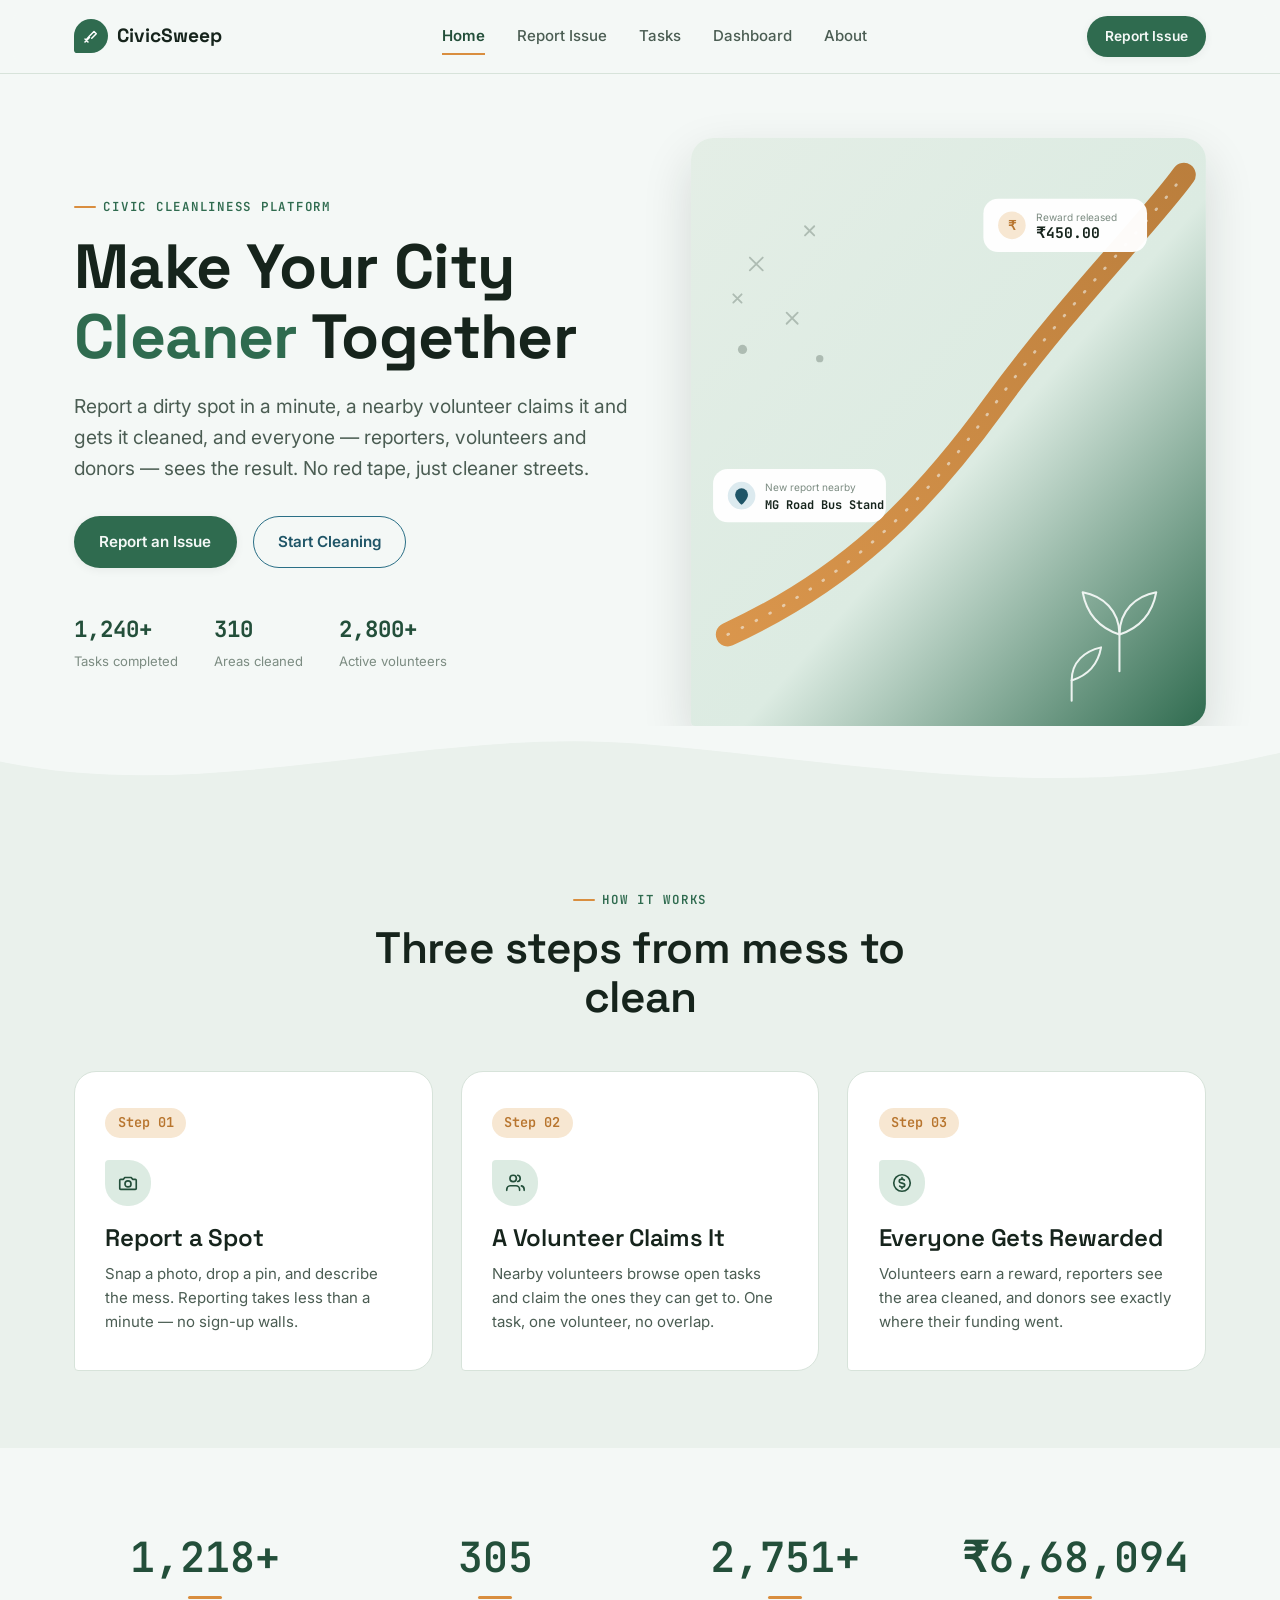
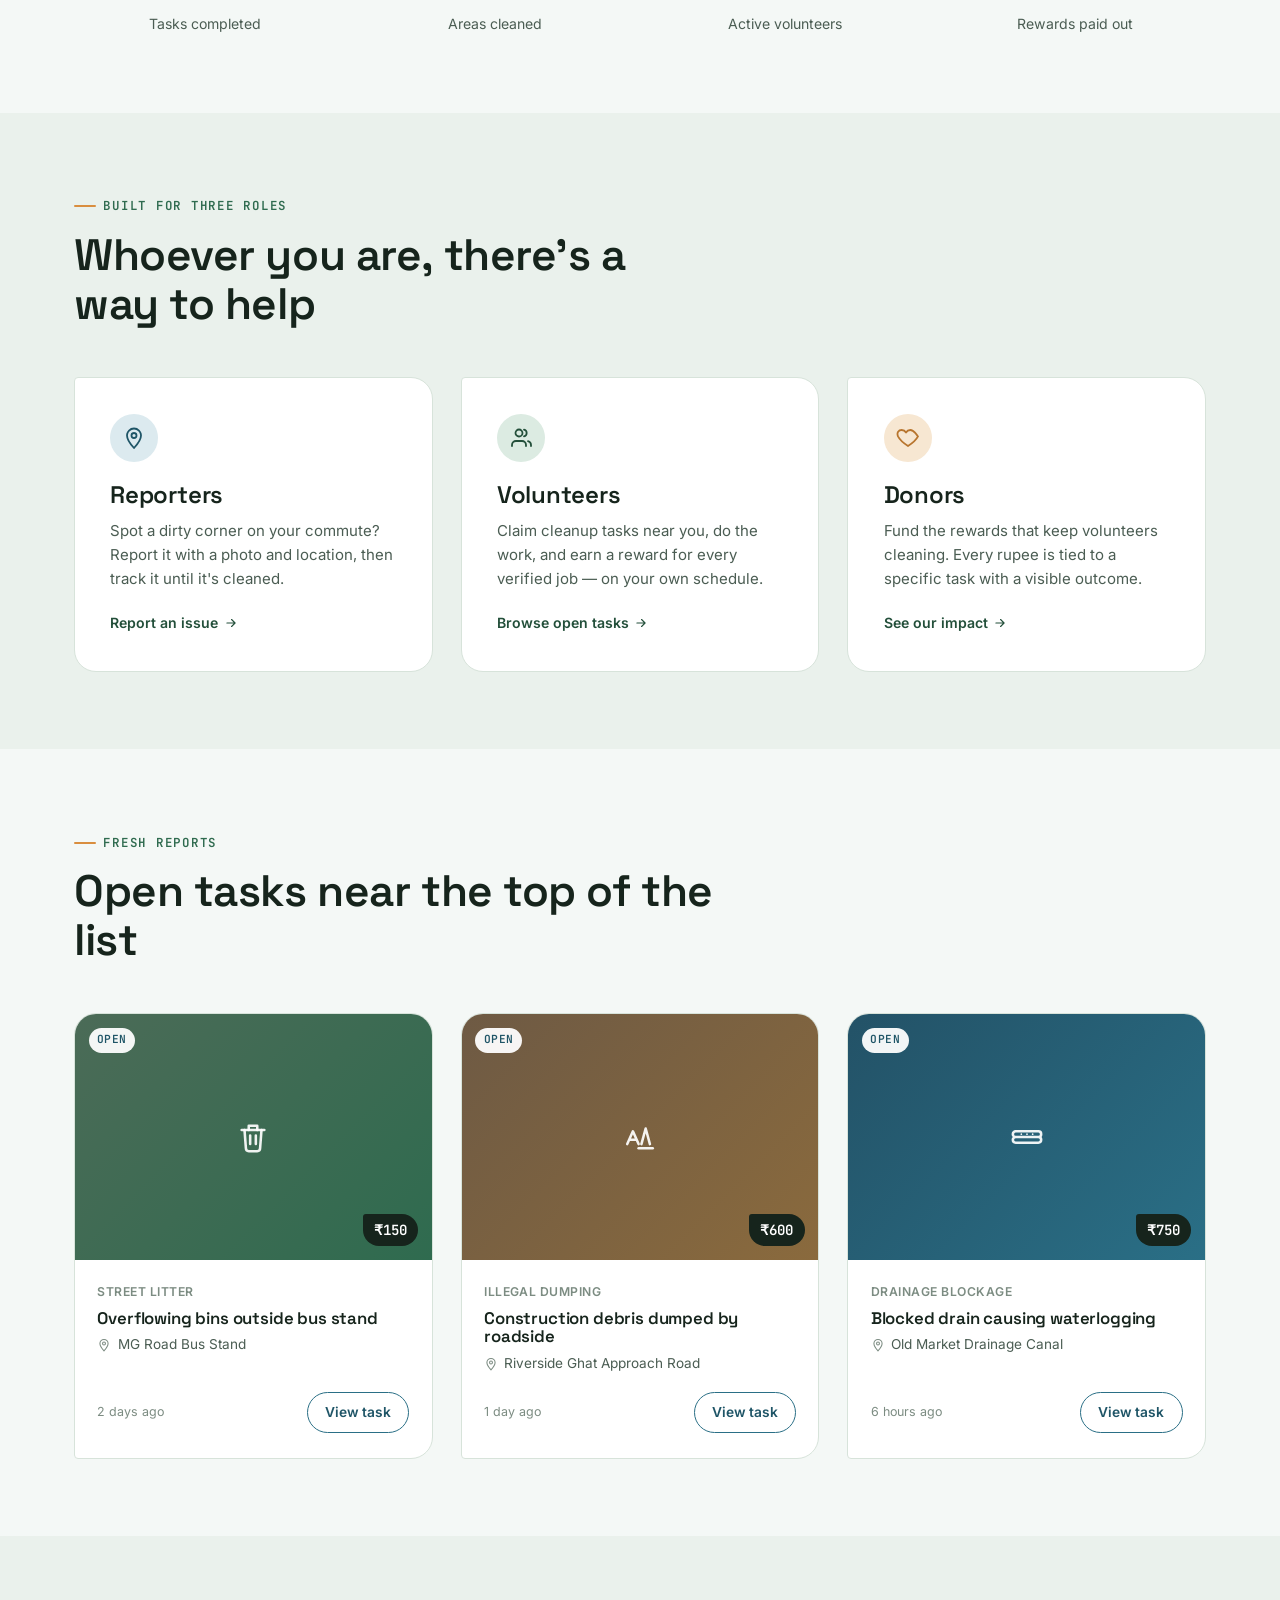
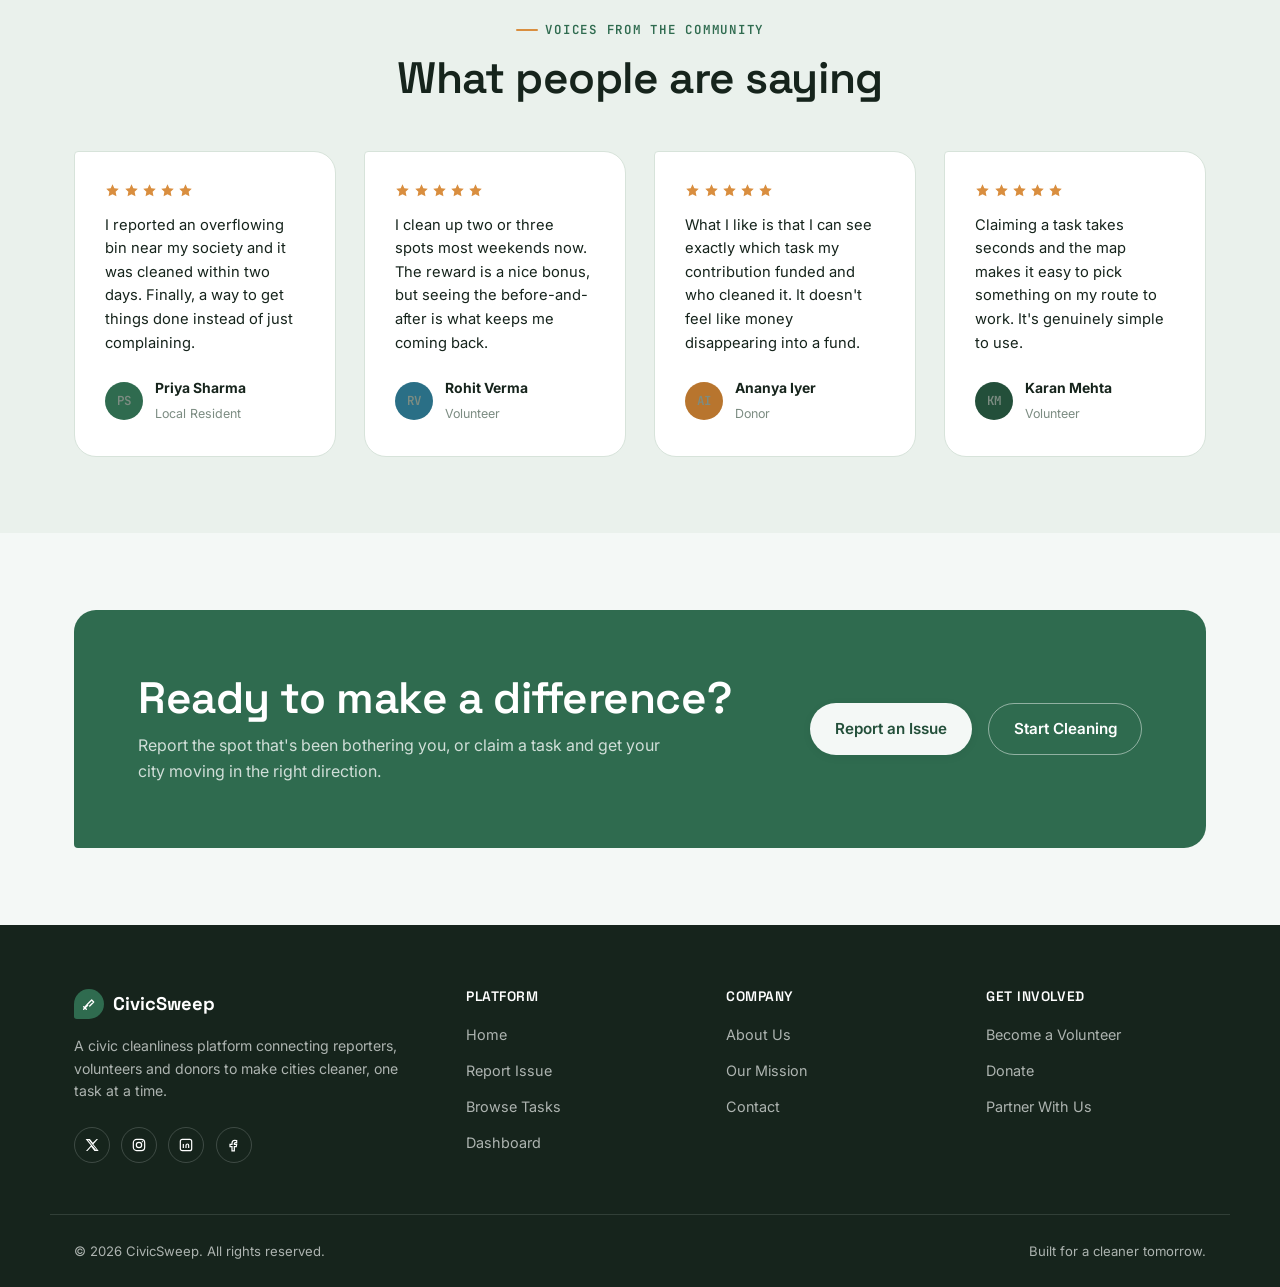
<file: index.html>
<!DOCTYPE html>
<html lang="en">
<head>
<meta charset="UTF-8">
<meta name="viewport" content="width=device-width, initial-scale=1.0">
<title>CivicSweep — Make Your City Cleaner Together</title>
<meta name="description" content="Report dirty spots, claim cleanup tasks, and earn rewards. CivicSweep connects reporters, volunteers, and donors to keep cities clean.">
<link rel="icon" href="data:image/svg+xml,%3Csvg xmlns=%27http://www.w3.org/2000/svg%27 viewBox=%270 0 24 24%27%3E%3Crect width=%2724%27 height=%2724%27 rx=%276%27 fill=%27%232F6B4F%27/%3E%3Cpath d=%27M6 19l6-6M9 19l-4-4M13 14l6-6-3-3-6 6M6 19c2-4 3-5 6-8%27 stroke=%27white%27 stroke-width=%272%27 fill=%27none%27 stroke-linecap=%27round%27 stroke-linejoin=%27round%27/%3E%3C/svg%3E">
<link rel="preconnect" href="https://fonts.googleapis.com">
<link rel="preconnect" href="https://fonts.gstatic.com" crossorigin>
<link href="https://fonts.googleapis.com/css2?family=Space+Grotesk:wght@500;600;700&family=Inter:wght@400;500;600;700&family=JetBrains+Mono:wght@500;600;700&display=swap" rel="stylesheet">
<link rel="stylesheet" href="style.css">
</head>
<body data-page="home">

<!-- ============ NAVBAR ============ -->
<header class="navbar">
  <div class="container navbar__inner">
    <a href="index.html" class="navbar__logo">
      <span class="navbar__logo-mark">
        <svg viewBox="0 0 24 24" fill="none" stroke="#fff" stroke-width="2" stroke-linecap="round" stroke-linejoin="round"><path d="M4 20l6-6M8 20l-4-4M13 15l6-6-3-3-6 6M4 20c2-4 3-5 6-8"/></svg>
      </span>
      CivicSweep
    </a>
    <nav class="navbar__nav" id="primaryNav">
      <a href="index.html" class="navbar__link is-active">Home</a>
      <a href="report.html" class="navbar__link">Report Issue</a>
      <a href="tasks.html" class="navbar__link">Tasks</a>
      <a href="dashboard.html" class="navbar__link">Dashboard</a>
      <a href="about.html" class="navbar__link">About</a>
    </nav>
    <div class="navbar__actions">
      <a href="report.html" class="btn btn--primary btn--sm">Report Issue</a>
      <button class="navbar__toggle" id="navToggle" aria-label="Toggle menu" aria-expanded="false">
        <span></span><span></span><span></span>
      </button>
    </div>
  </div>
</header>

<!-- ============ HERO ============ -->
<section class="hero">
  <div class="container hero__inner">
    <div class="hero__content">
      <span class="eyebrow">Civic cleanliness platform</span>
      <h1>Make Your City <span class="accent">Cleaner</span> Together</h1>
      <p class="lede">Report a dirty spot in a minute, a nearby volunteer claims it and gets it cleaned, and everyone — reporters, volunteers and donors — sees the result. No red tape, just cleaner streets.</p>
      <div class="hero__actions">
        <a href="report.html" class="btn btn--primary">Report an Issue</a>
        <a href="tasks.html" class="btn btn--secondary">Start Cleaning</a>
      </div>
      <div class="hero__meta">
        <div class="hero__meta-item"><strong>1,240+</strong><span>Tasks completed</span></div>
        <div class="hero__meta-item"><strong>310</strong><span>Areas cleaned</span></div>
        <div class="hero__meta-item"><strong>2,800+</strong><span>Active volunteers</span></div>
      </div>
    </div>
    <div class="hero__art">
      <svg viewBox="0 0 560 640" xmlns="http://www.w3.org/2000/svg" role="img" aria-label="Illustration of a cluttered street being swept clean into a green, leafy street">
        <defs>
          <linearGradient id="heroBg" x1="0" y1="0" x2="1" y2="1">
            <stop offset="0" stop-color="var(--color-mint)"/>
            <stop offset="0.55" stop-color="var(--color-forest-light)"/>
            <stop offset="1" stop-color="var(--color-forest)"/>
          </linearGradient>
          <linearGradient id="sweepStroke" x1="0" y1="1" x2="1" y2="0">
            <stop offset="0" stop-color="var(--color-marigold)"/>
            <stop offset="1" stop-color="var(--color-marigold-dark)"/>
          </linearGradient>
        </defs>
        <rect x="0" y="0" width="560" height="640" fill="url(#heroBg)"/>

        <!-- scattered litter marks: the "before" -->
        <g stroke="var(--color-ink-faint)" stroke-width="2" stroke-linecap="round" opacity="0.5">
          <path d="M64 130l14 14M78 130l-14 14"/>
          <path d="M104 190l12 12M116 190l-12 12"/>
          <circle cx="56" cy="230" r="5" fill="var(--color-ink-faint)" stroke="none"/>
          <path d="M124 96l10 10M134 96l-10 10"/>
          <circle cx="140" cy="240" r="4" fill="var(--color-ink-faint)" stroke="none"/>
          <path d="M46 170l9 9M55 170l-9 9"/>
        </g>

        <!-- the sweep: signature broom stroke -->
        <path d="M40 540 C 170 480, 250 400, 330 290 S 500 90, 536 40" fill="none" stroke="url(#sweepStroke)" stroke-width="26" stroke-linecap="round" opacity="0.92"/>
        <path d="M40 540 C 170 480, 250 400, 330 290 S 500 90, 536 40" fill="none" stroke="var(--color-paper)" stroke-width="3" stroke-linecap="round" opacity="0.55" stroke-dasharray="1 16"/>

        <!-- sprouting leaves: the "after" -->
        <g stroke="var(--color-paper)" stroke-width="2.2" fill="none" stroke-linecap="round" stroke-linejoin="round" opacity="0.95">
          <path d="M466 540c0-26 18-42 40-46-4 22-16 38-40 46z"/>
          <path d="M466 540c0-26-18-42-40-46 4 22 16 38 40 46z"/>
          <path d="M466 540v40"/>
          <path d="M414 590c0-20 14-32 32-36-3 17-13 30-32 36z"/>
          <path d="M414 590v22"/>
        </g>

        <!-- floating chip: reward -->
        <g>
          <rect x="318" y="66" width="178" height="58" rx="16" fill="var(--color-surface)" opacity="0.97"/>
          <circle cx="349" cy="95" r="15" fill="var(--color-marigold-light)"/>
          <text x="349" y="100" text-anchor="middle" font-family="var(--font-mono)" font-size="14" fill="var(--color-marigold-dark)" font-weight="700">₹</text>
          <text x="375" y="90" font-family="var(--font-body)" font-size="11" fill="var(--color-ink-faint)">Reward released</text>
          <text x="375" y="109" font-family="var(--font-mono)" font-size="16" font-weight="700" fill="var(--color-ink)">₹450.00</text>
        </g>

        <!-- floating chip: report pin -->
        <g>
          <rect x="24" y="360" width="188" height="58" rx="16" fill="var(--color-surface)" opacity="0.97"/>
          <circle cx="55" cy="389" r="15" fill="var(--color-teal-light)"/>
          <path d="M55 381a7 7 0 0 1 7 7c0 5-7 11-7 11s-7-6-7-11a7 7 0 0 1 7-7z" fill="var(--color-teal-dark)"/>
          <text x="80" y="384" font-family="var(--font-body)" font-size="11" fill="var(--color-ink-faint)">New report nearby</text>
          <text x="80" y="403" font-family="var(--font-mono)" font-size="13" font-weight="700" fill="var(--color-ink)">MG Road Bus Stand</text>
        </g>
      </svg>
    </div>
  </div>
</section>

<svg class="wave-divider" viewBox="0 0 1440 90" preserveAspectRatio="none" aria-hidden="true"><path fill="currentColor" d="M0 40C240 90 480 0 720 20S1200 90 1440 30V90H0Z"/></svg>

<!-- ============ HOW IT WORKS ============ -->
<section class="section section--alt">
  <div class="container">
    <div class="section-head section-head--center reveal">
      <span class="eyebrow" style="justify-content:center">How it works</span>
      <h2>Three steps from mess to clean</h2>
    </div>
    <div class="grid steps">
      <div class="step reveal">
        <span class="step__num">Step 01</span>
        <div class="step__icon"><svg viewBox="0 0 24 24" fill="none" stroke="currentColor" stroke-width="1.8" stroke-linecap="round" stroke-linejoin="round"><path d="M4 8h3l1.5-2h7L17 8h3a1 1 0 0 1 1 1v9a1 1 0 0 1-1 1H4a1 1 0 0 1-1-1V9a1 1 0 0 1 1-1z"/><circle cx="12" cy="13" r="3.3"/></svg></div>
        <h3>Report a Spot</h3>
        <p>Snap a photo, drop a pin, and describe the mess. Reporting takes less than a minute — no sign-up walls.</p>
      </div>
      <div class="step reveal">
        <span class="step__num">Step 02</span>
        <div class="step__icon"><svg viewBox="0 0 24 24" fill="none" stroke="currentColor" stroke-width="1.8" stroke-linecap="round" stroke-linejoin="round"><path d="M17 20v-1a4 4 0 0 0-4-4H7a4 4 0 0 0-4 4v1"/><circle cx="10" cy="7" r="3.5"/><path d="M22 20v-1a4 4 0 0 0-3-3.87M15 3.6a3.5 3.5 0 0 1 0 6.8"/></svg></div>
        <h3>A Volunteer Claims It</h3>
        <p>Nearby volunteers browse open tasks and claim the ones they can get to. One task, one volunteer, no overlap.</p>
      </div>
      <div class="step reveal">
        <span class="step__num">Step 03</span>
        <div class="step__icon"><svg viewBox="0 0 24 24" fill="none" stroke="currentColor" stroke-width="1.8" stroke-linecap="round" stroke-linejoin="round"><circle cx="12" cy="12" r="9"/><path d="M9.5 15.5c.6.6 1.5 1 2.5 1 1.8 0 3-1 3-2.2 0-3-6-1.3-6-4.3 0-1.2 1.2-2.2 3-2.2 1 0 1.9.4 2.5 1M12 6v1.3M12 16.7V18"/></svg></div>
        <h3>Everyone Gets Rewarded</h3>
        <p>Volunteers earn a reward, reporters see the area cleaned, and donors see exactly where their funding went.</p>
      </div>
    </div>
  </div>
</section>

<!-- ============ STATS ============ -->
<section class="section">
  <div class="container">
    <div class="grid stats reveal">
      <div>
        <span class="stat__value" data-count="1240" data-suffix="+">0</span>
        <p class="stat__label">Tasks completed</p>
      </div>
      <div>
        <span class="stat__value" data-count="310">0</span>
        <p class="stat__label">Areas cleaned</p>
      </div>
      <div>
        <span class="stat__value" data-count="2800" data-suffix="+">0</span>
        <p class="stat__label">Active volunteers</p>
      </div>
      <div>
        <span class="stat__value" data-count="680000" data-prefix="₹">0</span>
        <p class="stat__label">Rewards paid out</p>
      </div>
    </div>
  </div>
</section>

<!-- ============ ROLES ============ -->
<section class="section section--alt">
  <div class="container">
    <div class="section-head reveal">
      <span class="eyebrow">Built for three roles</span>
      <h2>Whoever you are, there's a way to help</h2>
    </div>
    <div class="grid roles">
      <div class="role-card role-card--reporters reveal">
        <div class="role-card__icon"><svg viewBox="0 0 24 24" fill="none" stroke="currentColor" stroke-width="1.8" stroke-linecap="round" stroke-linejoin="round"><path d="M12 22s7-7.58 7-12.5A7 7 0 0 0 5 9.5C5 14.42 12 22 12 22z"/><circle cx="12" cy="9.5" r="2.5"/></svg></div>
        <h3>Reporters</h3>
        <p>Spot a dirty corner on your commute? Report it with a photo and location, then track it until it's cleaned.</p>
        <a href="report.html" class="role-card__link">Report an issue <svg viewBox="0 0 24 24" fill="none" stroke="currentColor" stroke-width="2" stroke-linecap="round" stroke-linejoin="round" width="14" height="14"><path d="M5 12h14M13 6l6 6-6 6"/></svg></a>
      </div>
      <div class="role-card role-card--volunteers reveal">
        <div class="role-card__icon"><svg viewBox="0 0 24 24" fill="none" stroke="currentColor" stroke-width="1.8" stroke-linecap="round" stroke-linejoin="round"><path d="M17 20v-1a4 4 0 0 0-4-4H7a4 4 0 0 0-4 4v1"/><circle cx="10" cy="7" r="3.5"/><path d="M22 20v-1a4 4 0 0 0-3-3.87M15 3.6a3.5 3.5 0 0 1 0 6.8"/></svg></div>
        <h3>Volunteers</h3>
        <p>Claim cleanup tasks near you, do the work, and earn a reward for every verified job — on your own schedule.</p>
        <a href="tasks.html" class="role-card__link">Browse open tasks <svg viewBox="0 0 24 24" fill="none" stroke="currentColor" stroke-width="2" stroke-linecap="round" stroke-linejoin="round" width="14" height="14"><path d="M5 12h14M13 6l6 6-6 6"/></svg></a>
      </div>
      <div class="role-card role-card--donors reveal">
        <div class="role-card__icon"><svg viewBox="0 0 24 24" fill="none" stroke="currentColor" stroke-width="1.8" stroke-linecap="round" stroke-linejoin="round"><path d="M12 20s-7.5-4.8-10-9.6C.5 6.8 2.6 4 5.7 4c1.9 0 3.4 1 4.3 2.5C10.9 5 12.4 4 14.3 4 17.4 4 19.5 6.8 22 10.4 19.5 15.2 12 20 12 20z"/></svg></div>
        <h3>Donors</h3>
        <p>Fund the rewards that keep volunteers cleaning. Every rupee is tied to a specific task with a visible outcome.</p>
        <a href="about.html" class="role-card__link">See our impact <svg viewBox="0 0 24 24" fill="none" stroke="currentColor" stroke-width="2" stroke-linecap="round" stroke-linejoin="round" width="14" height="14"><path d="M5 12h14M13 6l6 6-6 6"/></svg></a>
      </div>
    </div>
  </div>
</section>

<!-- ============ FEATURED TASKS ============ -->
<section class="section">
  <div class="container">
    <div class="section-head reveal">
      <span class="eyebrow">Fresh reports</span>
      <h2>Open tasks near the top of the list</h2>
    </div>
    <div class="grid task-grid reveal" id="featuredTasks"></div>
  </div>
</section>

<!-- ============ TESTIMONIALS ============ -->
<section class="section section--alt">
  <div class="container">
    <div class="section-head section-head--center reveal">
      <span class="eyebrow" style="justify-content:center">Voices from the community</span>
      <h2>What people are saying</h2>
    </div>
    <div class="grid testimonials reveal">
      <div class="testimonial">
        <div class="testimonial__stars"><svg viewBox="0 0 24 24" fill="currentColor" width="15" height="15"><path d="M12 2l2.9 6.4L22 9.3l-5 4.8 1.3 6.9L12 17.8 5.7 21l1.3-6.9-5-4.8 7.1-1z"/></svg><svg viewBox="0 0 24 24" fill="currentColor" width="15" height="15"><path d="M12 2l2.9 6.4L22 9.3l-5 4.8 1.3 6.9L12 17.8 5.7 21l1.3-6.9-5-4.8 7.1-1z"/></svg><svg viewBox="0 0 24 24" fill="currentColor" width="15" height="15"><path d="M12 2l2.9 6.4L22 9.3l-5 4.8 1.3 6.9L12 17.8 5.7 21l1.3-6.9-5-4.8 7.1-1z"/></svg><svg viewBox="0 0 24 24" fill="currentColor" width="15" height="15"><path d="M12 2l2.9 6.4L22 9.3l-5 4.8 1.3 6.9L12 17.8 5.7 21l1.3-6.9-5-4.8 7.1-1z"/></svg><svg viewBox="0 0 24 24" fill="currentColor" width="15" height="15"><path d="M12 2l2.9 6.4L22 9.3l-5 4.8 1.3 6.9L12 17.8 5.7 21l1.3-6.9-5-4.8 7.1-1z"/></svg></div>
        <p class="testimonial__quote">I reported an overflowing bin near my society and it was cleaned within two days. Finally, a way to get things done instead of just complaining.</p>
        <div class="testimonial__person">
          <span class="testimonial__avatar" style="background:var(--color-forest)">PS</span>
          <div><strong>Priya Sharma</strong><span>Local Resident</span></div>
        </div>
      </div>
      <div class="testimonial">
        <div class="testimonial__stars"><svg viewBox="0 0 24 24" fill="currentColor" width="15" height="15"><path d="M12 2l2.9 6.4L22 9.3l-5 4.8 1.3 6.9L12 17.8 5.7 21l1.3-6.9-5-4.8 7.1-1z"/></svg><svg viewBox="0 0 24 24" fill="currentColor" width="15" height="15"><path d="M12 2l2.9 6.4L22 9.3l-5 4.8 1.3 6.9L12 17.8 5.7 21l1.3-6.9-5-4.8 7.1-1z"/></svg><svg viewBox="0 0 24 24" fill="currentColor" width="15" height="15"><path d="M12 2l2.9 6.4L22 9.3l-5 4.8 1.3 6.9L12 17.8 5.7 21l1.3-6.9-5-4.8 7.1-1z"/></svg><svg viewBox="0 0 24 24" fill="currentColor" width="15" height="15"><path d="M12 2l2.9 6.4L22 9.3l-5 4.8 1.3 6.9L12 17.8 5.7 21l1.3-6.9-5-4.8 7.1-1z"/></svg><svg viewBox="0 0 24 24" fill="currentColor" width="15" height="15"><path d="M12 2l2.9 6.4L22 9.3l-5 4.8 1.3 6.9L12 17.8 5.7 21l1.3-6.9-5-4.8 7.1-1z"/></svg></div>
        <p class="testimonial__quote">I clean up two or three spots most weekends now. The reward is a nice bonus, but seeing the before-and-after is what keeps me coming back.</p>
        <div class="testimonial__person">
          <span class="testimonial__avatar" style="background:var(--color-teal)">RV</span>
          <div><strong>Rohit Verma</strong><span>Volunteer</span></div>
        </div>
      </div>
      <div class="testimonial">
        <div class="testimonial__stars"><svg viewBox="0 0 24 24" fill="currentColor" width="15" height="15"><path d="M12 2l2.9 6.4L22 9.3l-5 4.8 1.3 6.9L12 17.8 5.7 21l1.3-6.9-5-4.8 7.1-1z"/></svg><svg viewBox="0 0 24 24" fill="currentColor" width="15" height="15"><path d="M12 2l2.9 6.4L22 9.3l-5 4.8 1.3 6.9L12 17.8 5.7 21l1.3-6.9-5-4.8 7.1-1z"/></svg><svg viewBox="0 0 24 24" fill="currentColor" width="15" height="15"><path d="M12 2l2.9 6.4L22 9.3l-5 4.8 1.3 6.9L12 17.8 5.7 21l1.3-6.9-5-4.8 7.1-1z"/></svg><svg viewBox="0 0 24 24" fill="currentColor" width="15" height="15"><path d="M12 2l2.9 6.4L22 9.3l-5 4.8 1.3 6.9L12 17.8 5.7 21l1.3-6.9-5-4.8 7.1-1z"/></svg><svg viewBox="0 0 24 24" fill="currentColor" width="15" height="15"><path d="M12 2l2.9 6.4L22 9.3l-5 4.8 1.3 6.9L12 17.8 5.7 21l1.3-6.9-5-4.8 7.1-1z"/></svg></div>
        <p class="testimonial__quote">What I like is that I can see exactly which task my contribution funded and who cleaned it. It doesn't feel like money disappearing into a fund.</p>
        <div class="testimonial__person">
          <span class="testimonial__avatar" style="background:var(--color-marigold-dark)">AI</span>
          <div><strong>Ananya Iyer</strong><span>Donor</span></div>
        </div>
      </div>
      <div class="testimonial">
        <div class="testimonial__stars"><svg viewBox="0 0 24 24" fill="currentColor" width="15" height="15"><path d="M12 2l2.9 6.4L22 9.3l-5 4.8 1.3 6.9L12 17.8 5.7 21l1.3-6.9-5-4.8 7.1-1z"/></svg><svg viewBox="0 0 24 24" fill="currentColor" width="15" height="15"><path d="M12 2l2.9 6.4L22 9.3l-5 4.8 1.3 6.9L12 17.8 5.7 21l1.3-6.9-5-4.8 7.1-1z"/></svg><svg viewBox="0 0 24 24" fill="currentColor" width="15" height="15"><path d="M12 2l2.9 6.4L22 9.3l-5 4.8 1.3 6.9L12 17.8 5.7 21l1.3-6.9-5-4.8 7.1-1z"/></svg><svg viewBox="0 0 24 24" fill="currentColor" width="15" height="15"><path d="M12 2l2.9 6.4L22 9.3l-5 4.8 1.3 6.9L12 17.8 5.7 21l1.3-6.9-5-4.8 7.1-1z"/></svg><svg viewBox="0 0 24 24" fill="currentColor" width="15" height="15"><path d="M12 2l2.9 6.4L22 9.3l-5 4.8 1.3 6.9L12 17.8 5.7 21l1.3-6.9-5-4.8 7.1-1z"/></svg></div>
        <p class="testimonial__quote">Claiming a task takes seconds and the map makes it easy to pick something on my route to work. It's genuinely simple to use.</p>
        <div class="testimonial__person">
          <span class="testimonial__avatar" style="background:var(--color-forest-dark)">KM</span>
          <div><strong>Karan Mehta</strong><span>Volunteer</span></div>
        </div>
      </div>
    </div>
  </div>
</section>

<!-- ============ CTA BANNER ============ -->
<section class="section">
  <div class="container">
    <div class="cta-banner reveal">
      <div>
        <h2>Ready to make a difference?</h2>
        <p>Report the spot that's been bothering you, or claim a task and get your city moving in the right direction.</p>
      </div>
      <div class="cta-banner__actions">
        <a href="report.html" class="btn btn--primary">Report an Issue</a>
        <a href="tasks.html" class="btn btn--secondary">Start Cleaning</a>
      </div>
    </div>
  </div>
</section>

<!-- ============ FOOTER ============ -->
<footer class="footer">
  <div class="container footer__grid">
    <div class="footer__brand">
      <div class="footer__logo">
        <span class="footer__logo-mark">
          <svg viewBox="0 0 24 24" fill="none" stroke="#fff" stroke-width="2" stroke-linecap="round" stroke-linejoin="round"><path d="M4 20l6-6M8 20l-4-4M13 15l6-6-3-3-6 6M4 20c2-4 3-5 6-8"/></svg>
        </span>
        CivicSweep
      </div>
      <p class="footer__tagline">A civic cleanliness platform connecting reporters, volunteers and donors to make cities cleaner, one task at a time.</p>
      <div class="footer__social">
        <a href="#" aria-label="Twitter / X"><svg viewBox="0 0 24 24" fill="currentColor" style="color:#fff"><path d="M18.9 3H21l-6.9 7.9L22 21h-6.3l-4.9-6.4L5.2 21H3l7.4-8.4L2.4 3h6.4l4.4 5.8L18.9 3zm-1.1 16h1.2L7.3 5H6l11.8 14z"/></svg></a>
        <a href="#" aria-label="Instagram"><svg viewBox="0 0 24 24" fill="none" stroke="#fff" stroke-width="1.8"><rect x="3.5" y="3.5" width="17" height="17" rx="5"/><circle cx="12" cy="12" r="4"/><circle cx="17" cy="7" r="1" fill="#fff" stroke="none"/></svg></a>
        <a href="#" aria-label="LinkedIn"><svg viewBox="0 0 24 24" fill="none" stroke="#fff" stroke-width="1.8"><rect x="3.5" y="3.5" width="17" height="17" rx="3"/><path d="M8 10.5v6M8 7.8v.01M12 16.5v-3.7c0-1.4 1-2.3 2.2-2.3 1.2 0 1.8.9 1.8 2.3v3.7"/></svg></a>
        <a href="#" aria-label="Facebook"><svg viewBox="0 0 24 24" fill="none" stroke="#fff" stroke-width="1.8"><path d="M14 8.5h2V5.3c-.4-.05-1.6-.16-2.9-.16-2.9 0-4.1 1.8-4.1 4.4V11H6v3.5h3v6.2h3.5v-6.2h2.9L16 11h-3.5V9.9c0-.9.3-1.4 1.5-1.4z"/></svg></a>
      </div>
    </div>
    <div class="footer__col">
      <h4>Platform</h4>
      <ul>
        <li><a href="index.html">Home</a></li>
        <li><a href="report.html">Report Issue</a></li>
        <li><a href="tasks.html">Browse Tasks</a></li>
        <li><a href="dashboard.html">Dashboard</a></li>
      </ul>
    </div>
    <div class="footer__col">
      <h4>Company</h4>
      <ul>
        <li><a href="about.html">About Us</a></li>
        <li><a href="about.html#mission">Our Mission</a></li>
        <li><a href="#">Contact</a></li>
      </ul>
    </div>
    <div class="footer__col">
      <h4>Get Involved</h4>
      <ul>
        <li><a href="tasks.html">Become a Volunteer</a></li>
        <li><a href="#">Donate</a></li>
        <li><a href="#">Partner With Us</a></li>
      </ul>
    </div>
  </div>
  <div class="container footer__bottom">
    <p>© <span id="year"></span> CivicSweep. All rights reserved.</p>
    <p class="footer__credit">Built for a cleaner tomorrow.</p>
  </div>
</footer>

<script src="script.js"></script>
</body>
</html>
</file>
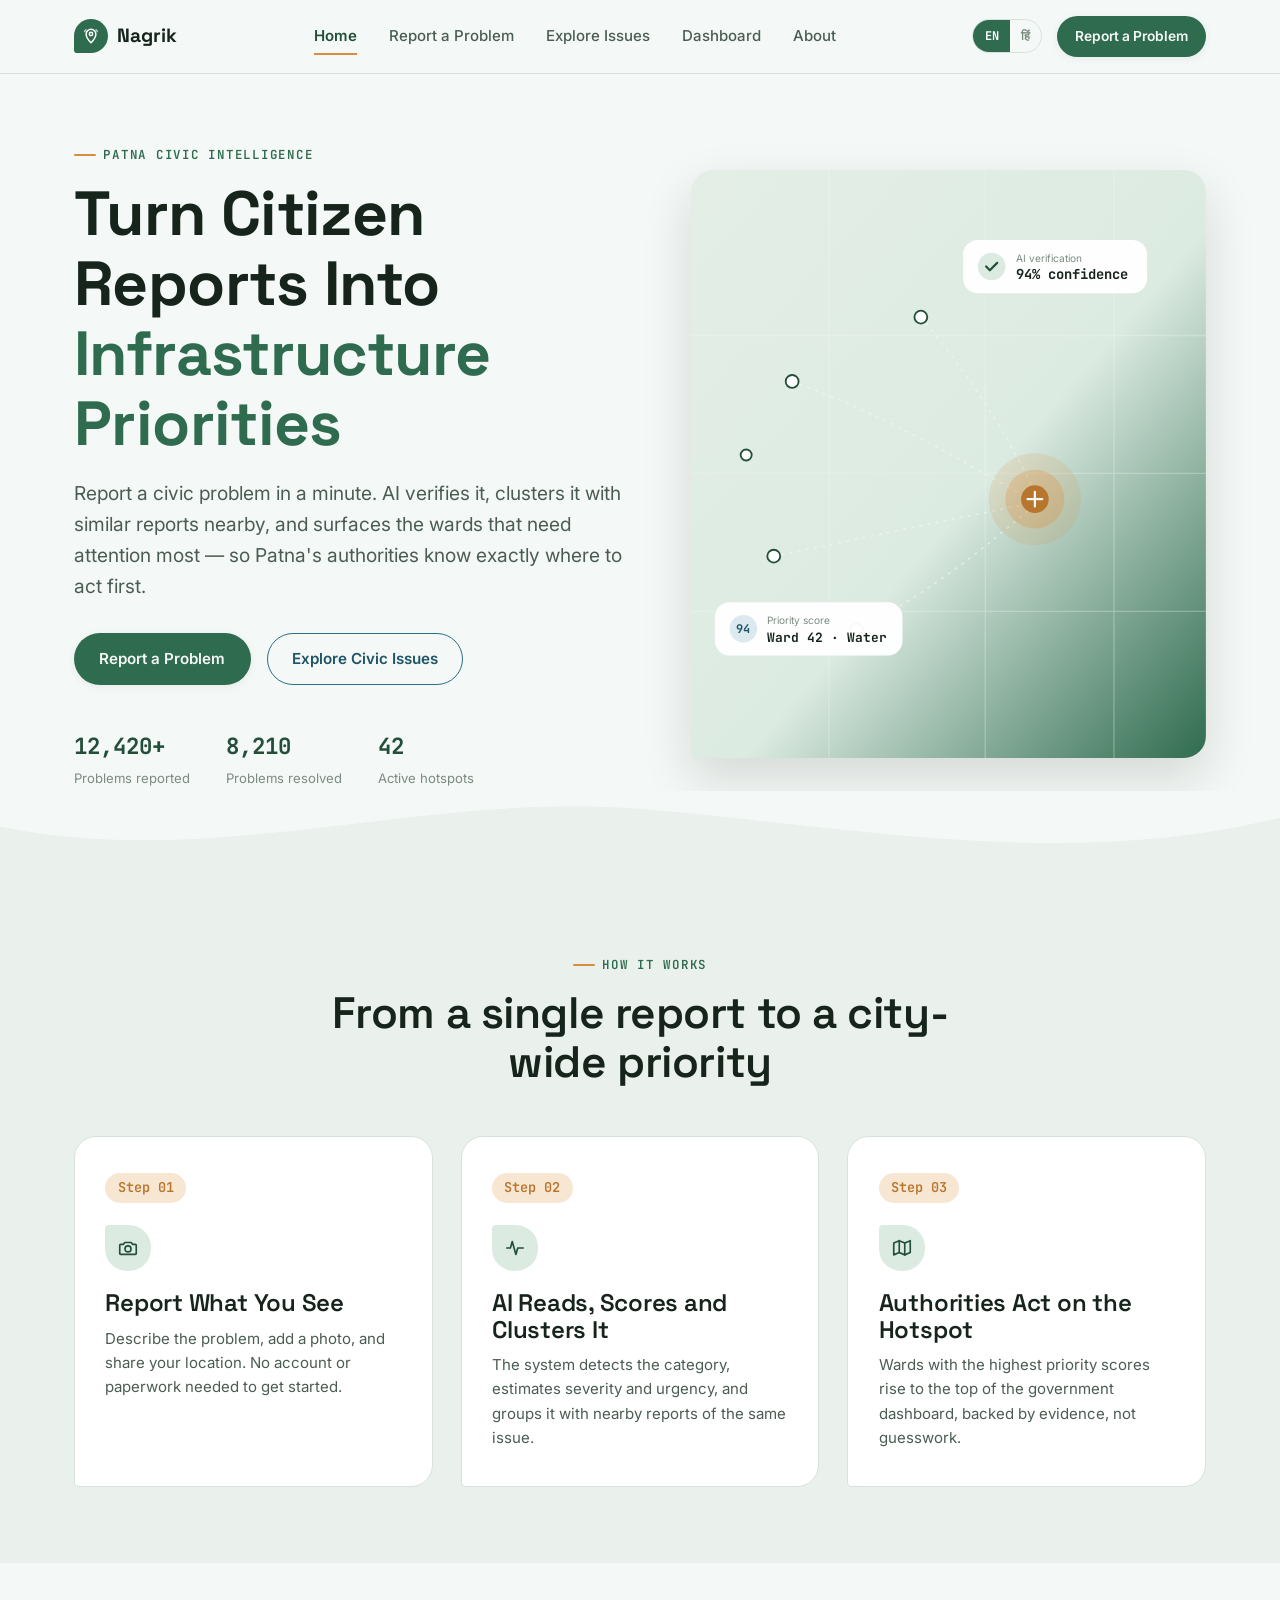
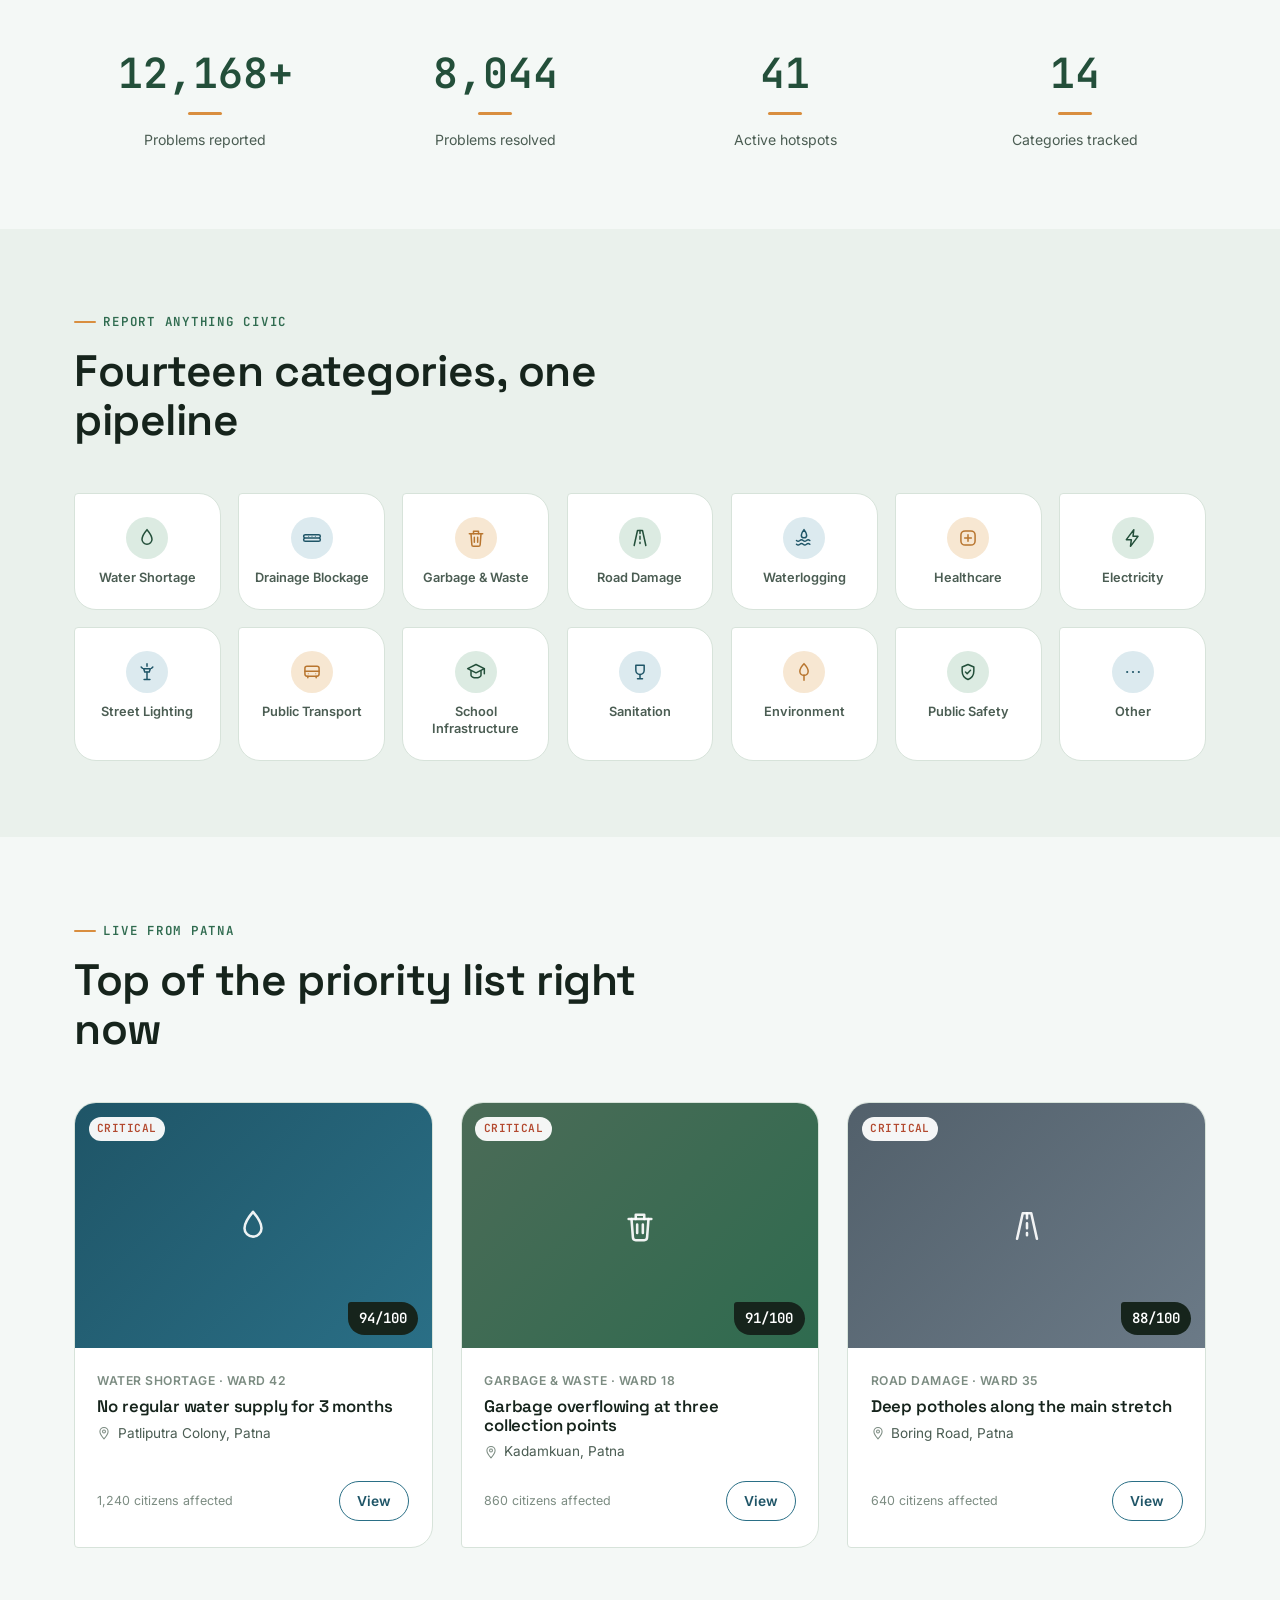
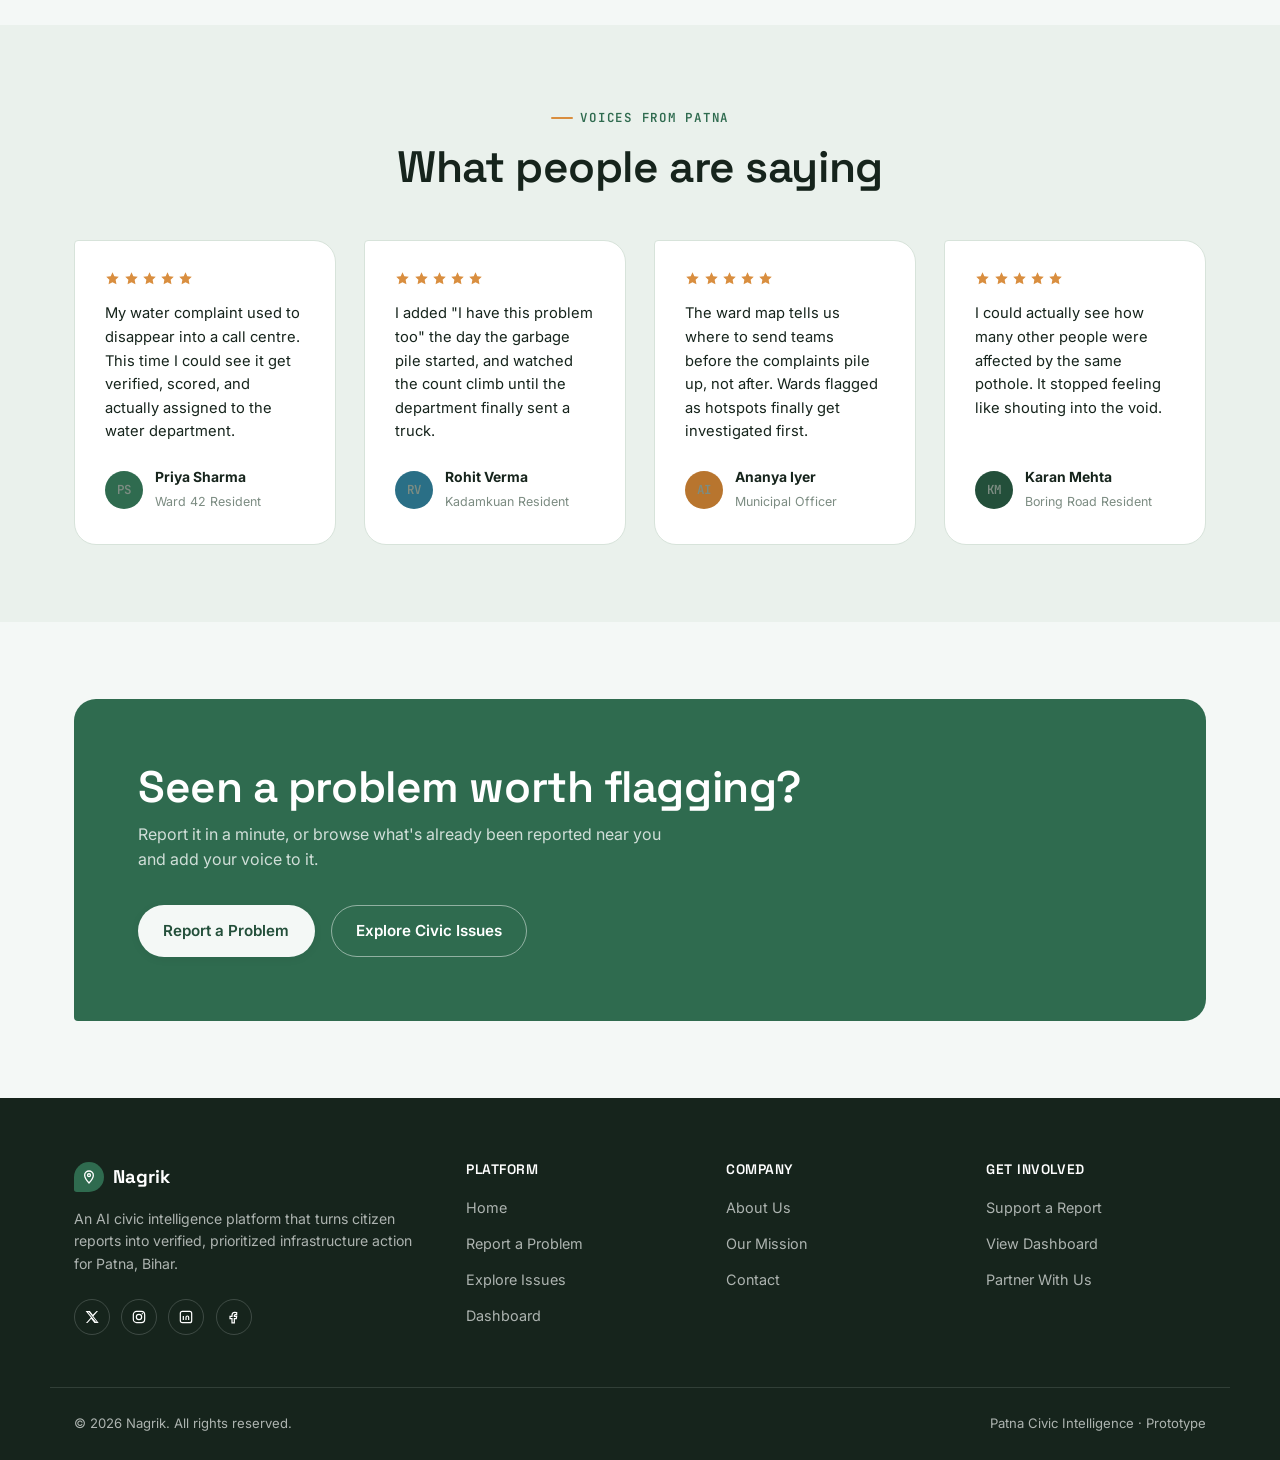
<file: civicsweep v1.4/index.html>
<!DOCTYPE html>
<html lang="en">
<head>
<meta charset="UTF-8">
<meta name="viewport" content="width=device-width, initial-scale=1.0">
<title>Nagrik — Patna Civic Intelligence</title>
<meta name="description" content="Report civic problems in Patna and watch AI verify, score and cluster them into evidence-based infrastructure priorities for the government to act on.">
<link rel="icon" href="data:image/svg+xml,%3Csvg xmlns=%27http://www.w3.org/2000/svg%27 viewBox=%270 0 24 24%27%3E%3Crect width=%2724%27 height=%2724%27 rx=%276%27 fill=%27%232F6B4F%27/%3E%3Cpath d=%27M12 21s6.5-6.8 6.5-11.5A6.5 6.5 0 0 0 5.5 9.5C5.5 14.2 12 21 12 21z%27 stroke=%27white%27 stroke-width=%272%27 fill=%27none%27 stroke-linecap=%27round%27 stroke-linejoin=%27round%27/%3E%3Ccircle cx=%2712%27 cy=%279.3%27 r=%272.2%27 stroke=%27white%27 stroke-width=%272%27 fill=%27none%27/%3E%3C/svg%3E">
<link rel="preconnect" href="https://fonts.googleapis.com">
<link rel="preconnect" href="https://fonts.gstatic.com" crossorigin>
<link href="https://fonts.googleapis.com/css2?family=Space+Grotesk:wght@500;600;700&family=Inter:wght@400;500;600;700&family=JetBrains+Mono:wght@500;600;700&display=swap" rel="stylesheet">
<link rel="stylesheet" href="style.css">
</head>
<body data-page="home">

<!-- ============ NAVBAR ============ -->
<header class="navbar">
  <div class="container navbar__inner">
    <a href="index.html" class="navbar__logo">
      <span class="navbar__logo-mark">
        <svg viewBox="0 0 24 24" fill="none" stroke="#fff" stroke-width="2" stroke-linecap="round" stroke-linejoin="round"><path d="M12 21s6.5-6.8 6.5-11.5A6.5 6.5 0 0 0 5.5 9.5C5.5 14.2 12 21 12 21z"/><circle cx="12" cy="9.3" r="2.2"/><path d="M3.5 6a13 13 0 0 1 1.8-2.3M20.5 6a13 13 0 0 0-1.8-2.3" opacity="0.65"/></svg>
      </span>
      Nagrik
    </a>
    <nav class="navbar__nav" id="primaryNav">
      <a href="index.html" class="navbar__link is-active" data-i18n="nav.home">Home</a>
      <a href="report.html" class="navbar__link" data-i18n="nav.report">Report a Problem</a>
      <a href="tasks.html" class="navbar__link" data-i18n="nav.explore">Explore Issues</a>
      <a href="dashboard.html" class="navbar__link" data-i18n="nav.dashboard">Dashboard</a>
      <a href="about.html" class="navbar__link" data-i18n="nav.about">About</a>
    </nav>
    <div class="navbar__actions">
      <div class="lang-toggle">
        <button class="lang-toggle__btn is-active" data-lang="en">EN</button>
        <button class="lang-toggle__btn" data-lang="hi">हिं</button>
      </div>
      <a href="report.html" class="btn btn--primary btn--sm" data-i18n="nav.report">Report a Problem</a>
      <button class="navbar__toggle" id="navToggle" aria-label="Toggle menu" aria-expanded="false">
        <span></span><span></span><span></span>
      </button>
    </div>
  </div>
</header>

<!-- ============ HERO ============ -->
<section class="hero">
  <div class="container hero__inner">
    <div class="hero__content">
      <span class="eyebrow" data-i18n="home.eyebrow">Patna civic intelligence</span>
      <h1><span data-i18n="home.h1.pre">Turn Citizen Reports Into</span> <span class="accent" data-i18n="home.h1.accent">Infrastructure Priorities</span></h1>
      <p class="lede" data-i18n="home.lede">Report a civic problem in a minute. AI verifies it, clusters it with similar reports nearby, and surfaces the wards that need attention most — so Patna's authorities know exactly where to act first.</p>
      <div class="hero__actions">
        <a href="report.html" class="btn btn--primary" data-i18n="home.cta1">Report a Problem</a>
        <a href="tasks.html" class="btn btn--secondary" data-i18n="home.cta2">Explore Civic Issues</a>
      </div>
      <div class="hero__meta">
        <div class="hero__meta-item"><strong>12,420+</strong><span data-i18n="home.meta1">Problems reported</span></div>
        <div class="hero__meta-item"><strong>8,210</strong><span data-i18n="home.meta2">Problems resolved</span></div>
        <div class="hero__meta-item"><strong>42</strong><span data-i18n="home.meta3">Active hotspots</span></div>
      </div>
    </div>
    <div class="hero__art">
      <svg viewBox="0 0 560 640" xmlns="http://www.w3.org/2000/svg" role="img" aria-label="Illustration of scattered citizen reports converging into a single highlighted hotspot on a city map">
        <defs>
          <linearGradient id="heroBg" x1="0" y1="0" x2="1" y2="1">
            <stop offset="0" stop-color="var(--color-mint)"/>
            <stop offset="0.55" stop-color="var(--color-forest-light)"/>
            <stop offset="1" stop-color="var(--color-forest)"/>
          </linearGradient>
        </defs>
        <rect width="560" height="640" fill="url(#heroBg)"/>

        <g stroke="var(--color-paper)" stroke-width="1.4" opacity="0.3">
          <path d="M0 180h560M0 330h560M0 480h560"/>
          <path d="M150 0v640M320 0v640M460 0v640"/>
        </g>

        <g fill="none" stroke="var(--color-paper)" stroke-width="1.6" opacity="0.6" stroke-dasharray="2 7" stroke-linecap="round">
          <path d="M110 230 C 220 270, 300 320, 372 360"/>
          <path d="M90 420 C 190 400, 280 380, 372 362"/>
          <path d="M180 500 C 260 460, 320 410, 372 366"/>
          <path d="M250 160 C 300 220, 340 280, 374 350"/>
        </g>

        <g fill="var(--color-surface)" stroke="var(--color-forest-dark)" stroke-width="2">
          <circle cx="110" cy="230" r="7"/>
          <circle cx="90" cy="420" r="7"/>
          <circle cx="180" cy="500" r="7"/>
          <circle cx="250" cy="160" r="7"/>
          <circle cx="60" cy="310" r="6"/>
        </g>

        <circle cx="374" cy="358" r="50" fill="var(--color-marigold)" opacity="0.16"/>
        <circle cx="374" cy="358" r="32" fill="var(--color-marigold)" opacity="0.3"/>
        <circle cx="374" cy="358" r="15" fill="var(--color-marigold-dark)"/>
        <path d="M374 350v16M366 358h16" stroke="var(--color-paper)" stroke-width="2.4" stroke-linecap="round"/>

        <g>
          <rect x="296" y="76" width="200" height="58" rx="16" fill="var(--color-surface)" opacity="0.97"/>
          <circle cx="327" cy="105" r="15" fill="var(--color-forest-light)"/>
          <path d="M321 105l4 4 8-8" stroke="var(--color-forest-dark)" stroke-width="2.4" fill="none" stroke-linecap="round" stroke-linejoin="round"/>
          <text x="353" y="100" font-family="var(--font-body)" font-size="11" fill="var(--color-ink-faint)">AI verification</text>
          <text x="353" y="119" font-family="var(--font-mono)" font-size="15" font-weight="700" fill="var(--color-ink)">94% confidence</text>
        </g>

        <g>
          <rect x="26" y="470" width="204" height="58" rx="16" fill="var(--color-surface)" opacity="0.97"/>
          <circle cx="57" cy="499" r="15" fill="var(--color-teal-light)"/>
          <text x="57" y="504" text-anchor="middle" font-family="var(--font-mono)" font-size="13" fill="var(--color-teal-dark)" font-weight="700">94</text>
          <text x="83" y="494" font-family="var(--font-body)" font-size="11" fill="var(--color-ink-faint)">Priority score</text>
          <text x="83" y="513" font-family="var(--font-mono)" font-size="14" font-weight="700" fill="var(--color-ink)">Ward 42 &middot; Water</text>
        </g>
      </svg>
    </div>
  </div>
</section>

<svg class="wave-divider" viewBox="0 0 1440 90" preserveAspectRatio="none" aria-hidden="true"><path fill="currentColor" d="M0 40C240 90 480 0 720 20S1200 90 1440 30V90H0Z"/></svg>

<!-- ============ HOW IT WORKS ============ -->
<section class="section section--alt">
  <div class="container">
    <div class="section-head section-head--center reveal">
      <span class="eyebrow" style="justify-content:center" data-i18n="home.how.eyebrow">How it works</span>
      <h2 data-i18n="home.how.h2">From a single report to a city-wide priority</h2>
    </div>
    <div class="grid steps">
      <div class="step reveal">
        <span class="step__num">Step 01</span>
        <div class="step__icon"><svg viewBox="0 0 24 24" fill="none" stroke="currentColor" stroke-width="1.8" stroke-linecap="round" stroke-linejoin="round"><path d="M4 8h3l1.5-2h7L17 8h3a1 1 0 0 1 1 1v9a1 1 0 0 1-1 1H4a1 1 0 0 1-1-1V9a1 1 0 0 1 1-1z"/><circle cx="12" cy="13" r="3.3"/></svg></div>
        <h3 data-i18n="home.step1.title">Report What You See</h3>
        <p>Describe the problem, add a photo, and share your location. No account or paperwork needed to get started.</p>
      </div>
      <div class="step reveal">
        <span class="step__num">Step 02</span>
        <div class="step__icon"><svg viewBox="0 0 24 24" fill="none" stroke="currentColor" stroke-width="1.8" stroke-linecap="round" stroke-linejoin="round"><path d="M3 12h4l2-7 4 14 2-7h6"/></svg></div>
        <h3 data-i18n="home.step2.title">AI Reads, Scores and Clusters It</h3>
        <p>The system detects the category, estimates severity and urgency, and groups it with nearby reports of the same issue.</p>
      </div>
      <div class="step reveal">
        <span class="step__num">Step 03</span>
        <div class="step__icon"><svg viewBox="0 0 24 24" fill="none" stroke="currentColor" stroke-width="1.8" stroke-linecap="round" stroke-linejoin="round"><path d="M9 4L3 6.5v13L9 17l6 2.5 6-2.5v-13L15 6.5 9 4z"/><path d="M9 4v13M15 6.5v13"/></svg></div>
        <h3 data-i18n="home.step3.title">Authorities Act on the Hotspot</h3>
        <p>Wards with the highest priority scores rise to the top of the government dashboard, backed by evidence, not guesswork.</p>
      </div>
    </div>
  </div>
</section>

<!-- ============ STATS ============ -->
<section class="section">
  <div class="container">
    <div class="grid stats reveal">
      <div>
        <span class="stat__value" data-count="12420" data-suffix="+">0</span>
        <p class="stat__label">Problems reported</p>
      </div>
      <div>
        <span class="stat__value" data-count="8210">0</span>
        <p class="stat__label">Problems resolved</p>
      </div>
      <div>
        <span class="stat__value" data-count="42">0</span>
        <p class="stat__label">Active hotspots</p>
      </div>
      <div>
        <span class="stat__value" data-count="14">0</span>
        <p class="stat__label">Categories tracked</p>
      </div>
    </div>
  </div>
</section>

<!-- ============ CATEGORY GRID ============ -->
<section class="section section--alt">
  <div class="container">
    <div class="section-head reveal">
      <span class="eyebrow" data-i18n="home.category.eyebrow">Report anything civic</span>
      <h2 data-i18n="home.category.h2">Fourteen categories, one pipeline</h2>
    </div>
    <div class="grid category-grid reveal" id="categoryGrid"></div>
  </div>
</section>

<!-- ============ PRIORITY PREVIEW ============ -->
<section class="section">
  <div class="container">
    <div class="section-head reveal">
      <span class="eyebrow" data-i18n="home.priority.eyebrow">Live from Patna</span>
      <h2 data-i18n="home.priority.h2">Top of the priority list right now</h2>
    </div>
    <div class="grid task-grid reveal" id="priorityPreview"></div>
  </div>
</section>

<!-- ============ TESTIMONIALS ============ -->
<section class="section section--alt">
  <div class="container">
    <div class="section-head section-head--center reveal">
      <span class="eyebrow" style="justify-content:center" data-i18n="home.testimonials.eyebrow">Voices from Patna</span>
      <h2 data-i18n="home.testimonials.h2">What people are saying</h2>
    </div>
    <div class="grid testimonials reveal">
      <div class="testimonial">
        <div class="testimonial__stars"><svg viewBox="0 0 24 24" fill="currentColor" width="15" height="15"><path d="M12 2l2.9 6.4L22 9.3l-5 4.8 1.3 6.9L12 17.8 5.7 21l1.3-6.9-5-4.8 7.1-1z"/></svg><svg viewBox="0 0 24 24" fill="currentColor" width="15" height="15"><path d="M12 2l2.9 6.4L22 9.3l-5 4.8 1.3 6.9L12 17.8 5.7 21l1.3-6.9-5-4.8 7.1-1z"/></svg><svg viewBox="0 0 24 24" fill="currentColor" width="15" height="15"><path d="M12 2l2.9 6.4L22 9.3l-5 4.8 1.3 6.9L12 17.8 5.7 21l1.3-6.9-5-4.8 7.1-1z"/></svg><svg viewBox="0 0 24 24" fill="currentColor" width="15" height="15"><path d="M12 2l2.9 6.4L22 9.3l-5 4.8 1.3 6.9L12 17.8 5.7 21l1.3-6.9-5-4.8 7.1-1z"/></svg><svg viewBox="0 0 24 24" fill="currentColor" width="15" height="15"><path d="M12 2l2.9 6.4L22 9.3l-5 4.8 1.3 6.9L12 17.8 5.7 21l1.3-6.9-5-4.8 7.1-1z"/></svg></div>
        <p class="testimonial__quote">My water complaint used to disappear into a call centre. This time I could see it get verified, scored, and actually assigned to the water department.</p>
        <div class="testimonial__person">
          <span class="testimonial__avatar" style="background:var(--color-forest)">PS</span>
          <div><strong>Priya Sharma</strong><span>Ward 42 Resident</span></div>
        </div>
      </div>
      <div class="testimonial">
        <div class="testimonial__stars"><svg viewBox="0 0 24 24" fill="currentColor" width="15" height="15"><path d="M12 2l2.9 6.4L22 9.3l-5 4.8 1.3 6.9L12 17.8 5.7 21l1.3-6.9-5-4.8 7.1-1z"/></svg><svg viewBox="0 0 24 24" fill="currentColor" width="15" height="15"><path d="M12 2l2.9 6.4L22 9.3l-5 4.8 1.3 6.9L12 17.8 5.7 21l1.3-6.9-5-4.8 7.1-1z"/></svg><svg viewBox="0 0 24 24" fill="currentColor" width="15" height="15"><path d="M12 2l2.9 6.4L22 9.3l-5 4.8 1.3 6.9L12 17.8 5.7 21l1.3-6.9-5-4.8 7.1-1z"/></svg><svg viewBox="0 0 24 24" fill="currentColor" width="15" height="15"><path d="M12 2l2.9 6.4L22 9.3l-5 4.8 1.3 6.9L12 17.8 5.7 21l1.3-6.9-5-4.8 7.1-1z"/></svg><svg viewBox="0 0 24 24" fill="currentColor" width="15" height="15"><path d="M12 2l2.9 6.4L22 9.3l-5 4.8 1.3 6.9L12 17.8 5.7 21l1.3-6.9-5-4.8 7.1-1z"/></svg></div>
        <p class="testimonial__quote">I added "I have this problem too" the day the garbage pile started, and watched the count climb until the department finally sent a truck.</p>
        <div class="testimonial__person">
          <span class="testimonial__avatar" style="background:var(--color-teal)">RV</span>
          <div><strong>Rohit Verma</strong><span>Kadamkuan Resident</span></div>
        </div>
      </div>
      <div class="testimonial">
        <div class="testimonial__stars"><svg viewBox="0 0 24 24" fill="currentColor" width="15" height="15"><path d="M12 2l2.9 6.4L22 9.3l-5 4.8 1.3 6.9L12 17.8 5.7 21l1.3-6.9-5-4.8 7.1-1z"/></svg><svg viewBox="0 0 24 24" fill="currentColor" width="15" height="15"><path d="M12 2l2.9 6.4L22 9.3l-5 4.8 1.3 6.9L12 17.8 5.7 21l1.3-6.9-5-4.8 7.1-1z"/></svg><svg viewBox="0 0 24 24" fill="currentColor" width="15" height="15"><path d="M12 2l2.9 6.4L22 9.3l-5 4.8 1.3 6.9L12 17.8 5.7 21l1.3-6.9-5-4.8 7.1-1z"/></svg><svg viewBox="0 0 24 24" fill="currentColor" width="15" height="15"><path d="M12 2l2.9 6.4L22 9.3l-5 4.8 1.3 6.9L12 17.8 5.7 21l1.3-6.9-5-4.8 7.1-1z"/></svg><svg viewBox="0 0 24 24" fill="currentColor" width="15" height="15"><path d="M12 2l2.9 6.4L22 9.3l-5 4.8 1.3 6.9L12 17.8 5.7 21l1.3-6.9-5-4.8 7.1-1z"/></svg></div>
        <p class="testimonial__quote">The ward map tells us where to send teams before the complaints pile up, not after. Wards flagged as hotspots finally get investigated first.</p>
        <div class="testimonial__person">
          <span class="testimonial__avatar" style="background:var(--color-marigold-dark)">AI</span>
          <div><strong>Ananya Iyer</strong><span>Municipal Officer</span></div>
        </div>
      </div>
      <div class="testimonial">
        <div class="testimonial__stars"><svg viewBox="0 0 24 24" fill="currentColor" width="15" height="15"><path d="M12 2l2.9 6.4L22 9.3l-5 4.8 1.3 6.9L12 17.8 5.7 21l1.3-6.9-5-4.8 7.1-1z"/></svg><svg viewBox="0 0 24 24" fill="currentColor" width="15" height="15"><path d="M12 2l2.9 6.4L22 9.3l-5 4.8 1.3 6.9L12 17.8 5.7 21l1.3-6.9-5-4.8 7.1-1z"/></svg><svg viewBox="0 0 24 24" fill="currentColor" width="15" height="15"><path d="M12 2l2.9 6.4L22 9.3l-5 4.8 1.3 6.9L12 17.8 5.7 21l1.3-6.9-5-4.8 7.1-1z"/></svg><svg viewBox="0 0 24 24" fill="currentColor" width="15" height="15"><path d="M12 2l2.9 6.4L22 9.3l-5 4.8 1.3 6.9L12 17.8 5.7 21l1.3-6.9-5-4.8 7.1-1z"/></svg><svg viewBox="0 0 24 24" fill="currentColor" width="15" height="15"><path d="M12 2l2.9 6.4L22 9.3l-5 4.8 1.3 6.9L12 17.8 5.7 21l1.3-6.9-5-4.8 7.1-1z"/></svg></div>
        <p class="testimonial__quote">I could actually see how many other people were affected by the same pothole. It stopped feeling like shouting into the void.</p>
        <div class="testimonial__person">
          <span class="testimonial__avatar" style="background:var(--color-forest-dark)">KM</span>
          <div><strong>Karan Mehta</strong><span>Boring Road Resident</span></div>
        </div>
      </div>
    </div>
  </div>
</section>

<!-- ============ CTA BANNER ============ -->
<section class="section">
  <div class="container">
    <div class="cta-banner reveal">
      <div>
        <h2 data-i18n="home.cta.h2">Seen a problem worth flagging?</h2>
        <p data-i18n="home.cta.p">Report it in a minute, or browse what's already been reported near you and add your voice to it.</p>
      </div>
      <div class="cta-banner__actions">
        <a href="report.html" class="btn btn--primary">Report a Problem</a>
        <a href="tasks.html" class="btn btn--secondary">Explore Civic Issues</a>
      </div>
    </div>
  </div>
</section>

<!-- ============ FOOTER ============ -->
<footer class="footer">
  <div class="container footer__grid">
    <div class="footer__brand">
      <div class="footer__logo">
        <span class="footer__logo-mark">
          <svg viewBox="0 0 24 24" fill="none" stroke="#fff" stroke-width="2" stroke-linecap="round" stroke-linejoin="round"><path d="M12 21s6.5-6.8 6.5-11.5A6.5 6.5 0 0 0 5.5 9.5C5.5 14.2 12 21 12 21z"/><circle cx="12" cy="9.3" r="2.2"/></svg>
        </span>
        Nagrik
      </div>
      <p class="footer__tagline" data-i18n="footer.tagline">An AI civic intelligence platform that turns citizen reports into verified, prioritized infrastructure action for Patna, Bihar.</p>
      <div class="footer__social">
        <a href="#" aria-label="Twitter / X"><svg viewBox="0 0 24 24" fill="currentColor" style="color:#fff"><path d="M18.9 3H21l-6.9 7.9L22 21h-6.3l-4.9-6.4L5.2 21H3l7.4-8.4L2.4 3h6.4l4.4 5.8L18.9 3zm-1.1 16h1.2L7.3 5H6l11.8 14z"/></svg></a>
        <a href="#" aria-label="Instagram"><svg viewBox="0 0 24 24" fill="none" stroke="#fff" stroke-width="1.8"><rect x="3.5" y="3.5" width="17" height="17" rx="5"/><circle cx="12" cy="12" r="4"/><circle cx="17" cy="7" r="1" fill="#fff" stroke="none"/></svg></a>
        <a href="#" aria-label="LinkedIn"><svg viewBox="0 0 24 24" fill="none" stroke="#fff" stroke-width="1.8"><rect x="3.5" y="3.5" width="17" height="17" rx="3"/><path d="M8 10.5v6M8 7.8v.01M12 16.5v-3.7c0-1.4 1-2.3 2.2-2.3 1.2 0 1.8.9 1.8 2.3v3.7"/></svg></a>
        <a href="#" aria-label="Facebook"><svg viewBox="0 0 24 24" fill="none" stroke="#fff" stroke-width="1.8"><path d="M14 8.5h2V5.3c-.4-.05-1.6-.16-2.9-.16-2.9 0-4.1 1.8-4.1 4.4V11H6v3.5h3v6.2h3.5v-6.2h2.9L16 11h-3.5V9.9c0-.9.3-1.4 1.5-1.4z"/></svg></a>
      </div>
    </div>
    <div class="footer__col">
      <h4 data-i18n="footer.platform">Platform</h4>
      <ul>
        <li><a href="index.html">Home</a></li>
        <li><a href="report.html">Report a Problem</a></li>
        <li><a href="tasks.html">Explore Issues</a></li>
        <li><a href="dashboard.html">Dashboard</a></li>
      </ul>
    </div>
    <div class="footer__col">
      <h4 data-i18n="footer.company">Company</h4>
      <ul>
        <li><a href="about.html">About Us</a></li>
        <li><a href="about.html#mission">Our Mission</a></li>
        <li><a href="#">Contact</a></li>
      </ul>
    </div>
    <div class="footer__col">
      <h4 data-i18n="footer.getinvolved">Get Involved</h4>
      <ul>
        <li><a href="tasks.html">Support a Report</a></li>
        <li><a href="dashboard.html">View Dashboard</a></li>
        <li><a href="#">Partner With Us</a></li>
      </ul>
    </div>
  </div>
  <div class="container footer__bottom">
    <p>&copy; <span id="year"></span> Nagrik. All rights reserved.</p>
    <p class="footer__credit" data-i18n="footer.credit">Patna Civic Intelligence &middot; Prototype</p>
  </div>
</footer>

<script src="script.js"></script>
</body>
</html>
</file>
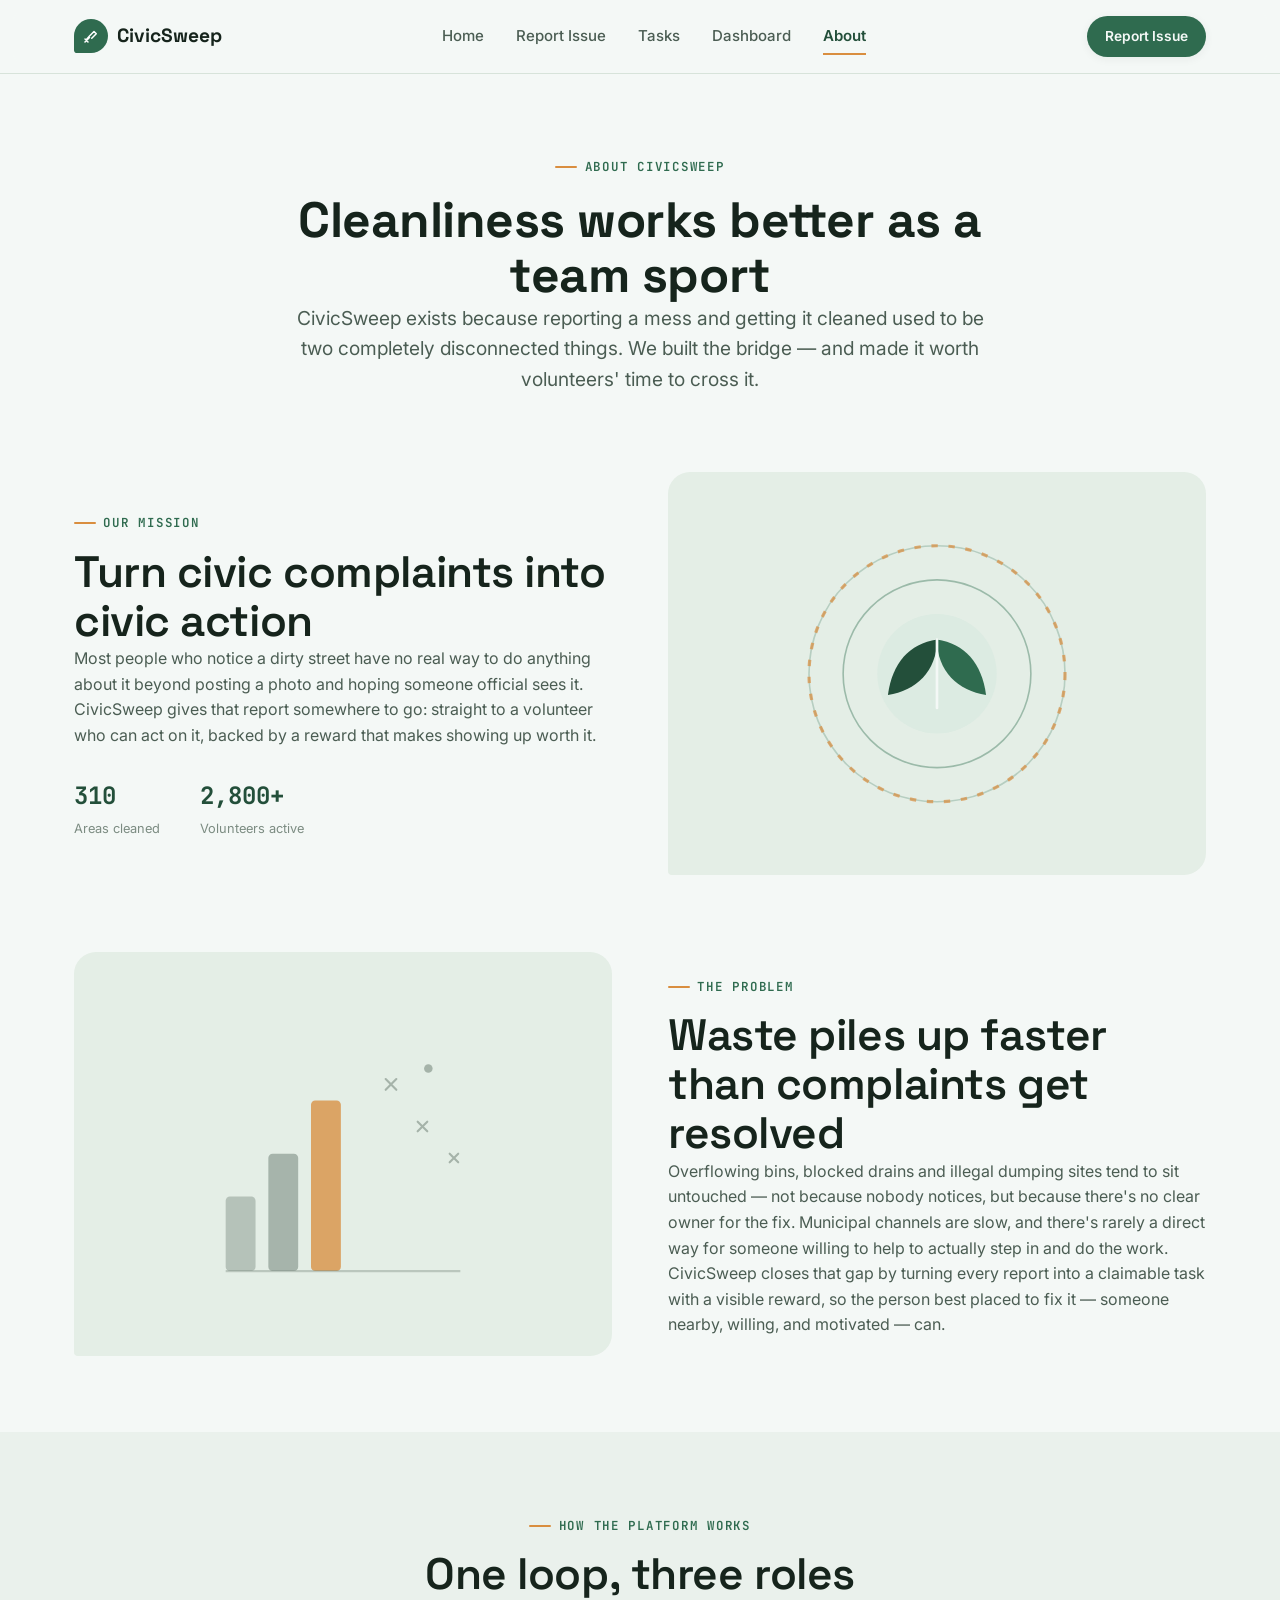
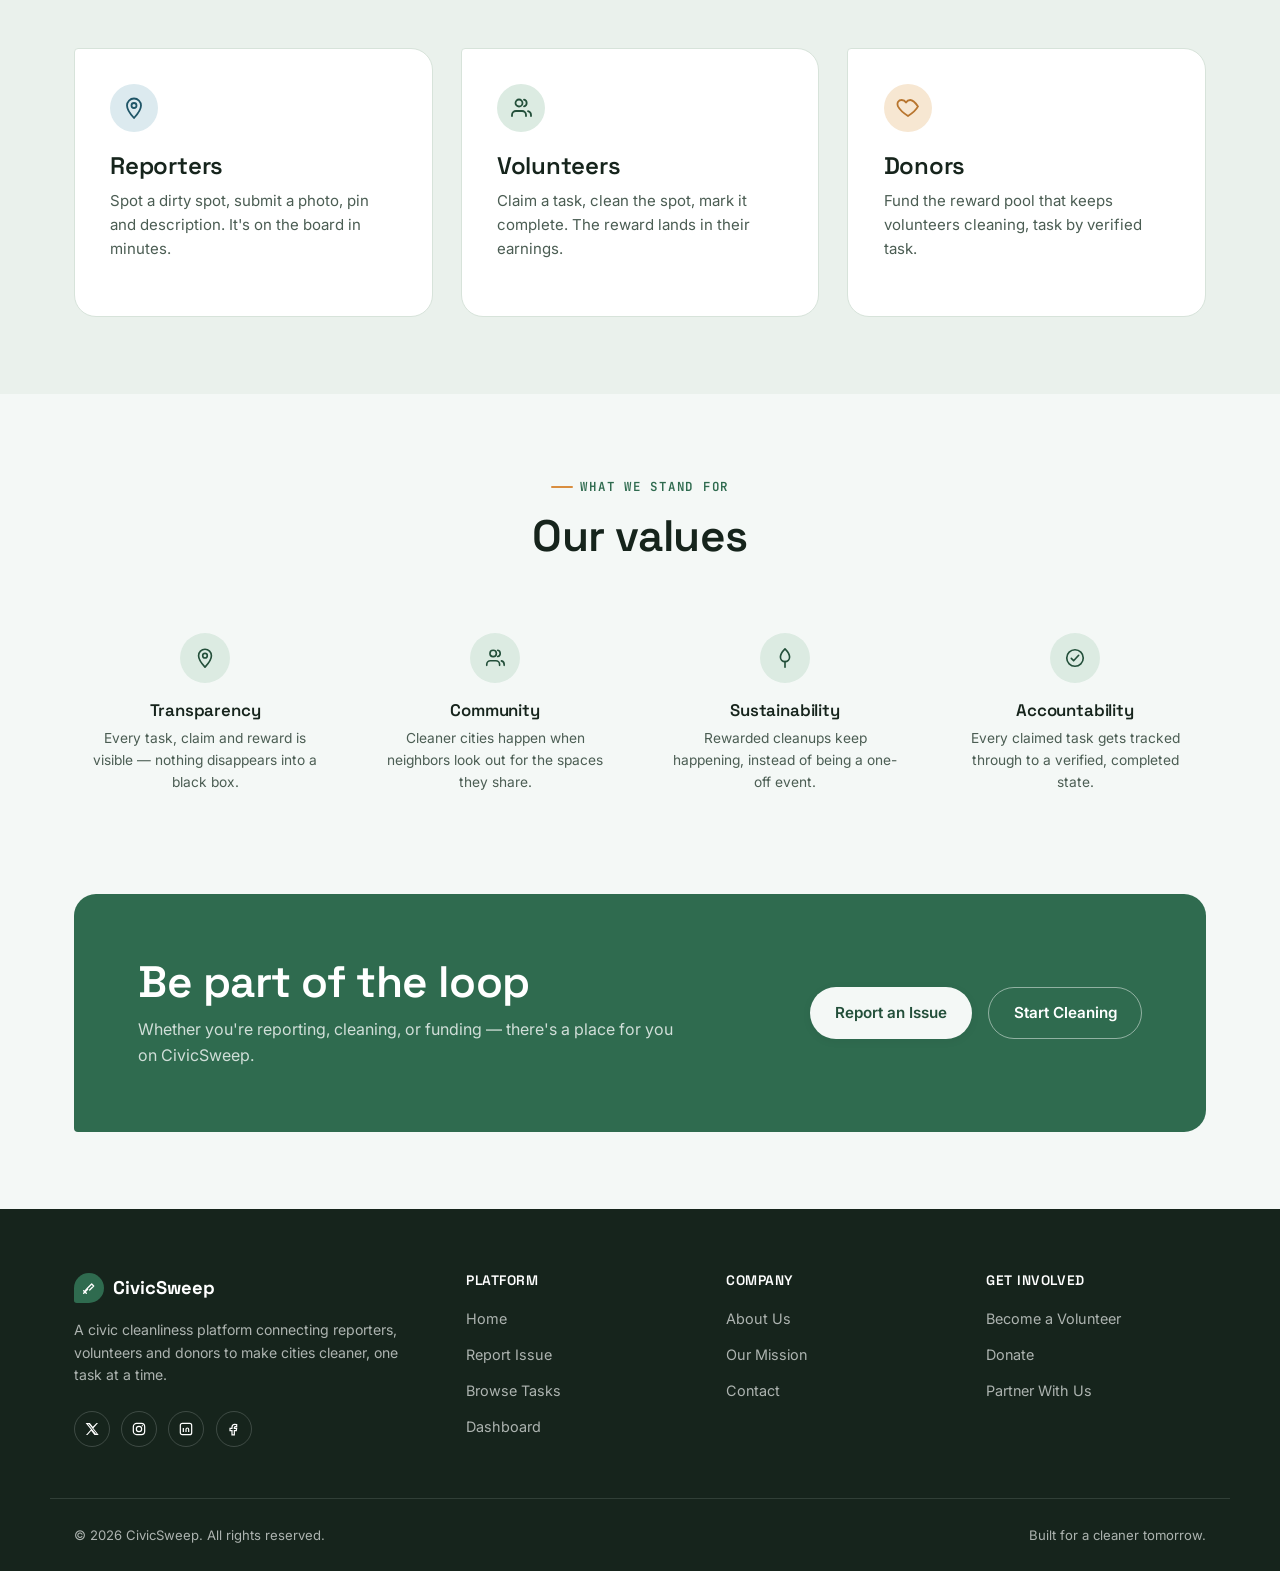
<file: about.html>
<!DOCTYPE html>
<html lang="en">
<head>
<meta charset="UTF-8">
<meta name="viewport" content="width=device-width, initial-scale=1.0">
<title>About — CivicSweep</title>
<meta name="description" content="Learn about CivicSweep's mission, the problem it solves, and how reporters, volunteers and donors work together.">
<link rel="icon" href="data:image/svg+xml,%3Csvg xmlns=%27http://www.w3.org/2000/svg%27 viewBox=%270 0 24 24%27%3E%3Crect width=%2724%27 height=%2724%27 rx=%276%27 fill=%27%232F6B4F%27/%3E%3Cpath d=%27M6 19l6-6M9 19l-4-4M13 14l6-6-3-3-6 6M6 19c2-4 3-5 6-8%27 stroke=%27white%27 stroke-width=%272%27 fill=%27none%27 stroke-linecap=%27round%27 stroke-linejoin=%27round%27/%3E%3C/svg%3E">
<link rel="preconnect" href="https://fonts.googleapis.com">
<link rel="preconnect" href="https://fonts.gstatic.com" crossorigin>
<link href="https://fonts.googleapis.com/css2?family=Space+Grotesk:wght@500;600;700&family=Inter:wght@400;500;600;700&family=JetBrains+Mono:wght@500;600;700&display=swap" rel="stylesheet">
<link rel="stylesheet" href="style.css">
</head>
<body data-page="about">

<!-- ============ NAVBAR ============ -->
<header class="navbar">
  <div class="container navbar__inner">
    <a href="index.html" class="navbar__logo">
      <span class="navbar__logo-mark">
        <svg viewBox="0 0 24 24" fill="none" stroke="#fff" stroke-width="2" stroke-linecap="round" stroke-linejoin="round"><path d="M4 20l6-6M8 20l-4-4M13 15l6-6-3-3-6 6M4 20c2-4 3-5 6-8"/></svg>
      </span>
      CivicSweep
    </a>
    <nav class="navbar__nav" id="primaryNav">
      <a href="index.html" class="navbar__link">Home</a>
      <a href="report.html" class="navbar__link">Report Issue</a>
      <a href="tasks.html" class="navbar__link">Tasks</a>
      <a href="dashboard.html" class="navbar__link">Dashboard</a>
      <a href="about.html" class="navbar__link is-active">About</a>
    </nav>
    <div class="navbar__actions">
      <a href="report.html" class="btn btn--primary btn--sm">Report Issue</a>
      <button class="navbar__toggle" id="navToggle" aria-label="Toggle menu" aria-expanded="false">
        <span></span><span></span><span></span>
      </button>
    </div>
  </div>
</header>

<!-- ============ ABOUT HERO ============ -->
<section class="section" style="padding-bottom:0;">
  <div class="container about-hero">
    <span class="eyebrow">About CivicSweep</span>
    <h1 style="font-size:clamp(2.1rem, 3.5vw + 1rem, 3.1rem);">Cleanliness works better as a team sport</h1>
    <p class="lede" style="margin-inline:auto;">CivicSweep exists because reporting a mess and getting it cleaned used to be two completely disconnected things. We built the bridge — and made it worth volunteers' time to cross it.</p>
  </div>
</section>

<!-- ============ MISSION / PROBLEM ============ -->
<section class="section" id="mission">
  <div class="container">

    <div class="split-block reveal">
      <div>
        <span class="eyebrow">Our mission</span>
        <h2>Turn civic complaints into civic action</h2>
        <p>Most people who notice a dirty street have no real way to do anything about it beyond posting a photo and hoping someone official sees it. CivicSweep gives that report somewhere to go: straight to a volunteer who can act on it, backed by a reward that makes showing up worth it.</p>
        <div class="stat-line">
          <div><strong>310</strong><span>Areas cleaned</span></div>
          <div><strong>2,800+</strong><span>Volunteers active</span></div>
        </div>
      </div>
      <div class="split-block__art">
        <svg viewBox="0 0 300 300" xmlns="http://www.w3.org/2000/svg" role="img" aria-label="Concentric circles around a leaf, representing focused civic action">
          <circle cx="150" cy="150" r="120" fill="none" stroke="var(--color-forest)" stroke-width="1.5" opacity="0.25"/>
          <circle cx="150" cy="150" r="88" fill="none" stroke="var(--color-forest)" stroke-width="1.5" opacity="0.4"/>
          <circle cx="150" cy="150" r="56" fill="var(--color-forest-light)"/>
          <path d="M150 118c0 30 20 48 46 52-4-30-20-48-46-52z" fill="var(--color-forest)"/>
          <path d="M150 118c0 30-20 48-46 52 4-30 20-48 46-52z" fill="var(--color-forest-dark)"/>
          <path d="M150 118v64" stroke="var(--color-paper)" stroke-width="2.5" stroke-linecap="round"/>
          <circle cx="150" cy="150" r="120" fill="none" stroke="var(--color-marigold)" stroke-width="3" stroke-dasharray="6 10" opacity="0.7"/>
        </svg>
      </div>
    </div>

    <div class="split-block reveal">
      <div class="split-block__art" style="order:-1;">
        <svg viewBox="0 0 300 300" xmlns="http://www.w3.org/2000/svg" role="img" aria-label="Illustration of scattered waste marks beside a rising bar chart, representing the scale of the problem">
          <g opacity="0.9">
            <rect x="40" y="190" width="28" height="70" rx="4" fill="var(--color-ink-faint)" opacity="0.5"/>
            <rect x="80" y="150" width="28" height="110" rx="4" fill="var(--color-ink-faint)" opacity="0.65"/>
            <rect x="120" y="100" width="28" height="160" rx="4" fill="var(--color-marigold)" opacity="0.85"/>
          </g>
          <g stroke="var(--color-ink-faint)" stroke-width="2" stroke-linecap="round" opacity="0.6">
            <path d="M190 80l10 10M200 80l-10 10"/>
            <path d="M220 120l9 9M229 120l-9 9"/>
            <circle cx="230" cy="70" r="4" fill="var(--color-ink-faint)" stroke="none"/>
            <path d="M250 150l8 8M258 150l-8 8"/>
          </g>
          <path d="M40 260h220" stroke="var(--color-ink-faint)" stroke-width="2" opacity="0.4"/>
        </svg>
      </div>
      <div>
        <span class="eyebrow">The problem</span>
        <h2>Waste piles up faster than complaints get resolved</h2>
        <p>Overflowing bins, blocked drains and illegal dumping sites tend to sit untouched — not because nobody notices, but because there's no clear owner for the fix. Municipal channels are slow, and there's rarely a direct way for someone willing to help to actually step in and do the work.</p>
        <p>CivicSweep closes that gap by turning every report into a claimable task with a visible reward, so the person best placed to fix it — someone nearby, willing, and motivated — can.</p>
      </div>
    </div>

  </div>
</section>

<!-- ============ HOW IT WORKS RECAP ============ -->
<section class="section section--alt">
  <div class="container">
    <div class="section-head section-head--center reveal">
      <span class="eyebrow" style="justify-content:center">How the platform works</span>
      <h2>One loop, three roles</h2>
    </div>
    <div class="grid roles reveal">
      <div class="role-card role-card--reporters">
        <div class="role-card__icon">
          <svg viewBox="0 0 24 24" fill="none" stroke="currentColor" stroke-width="1.8" stroke-linecap="round" stroke-linejoin="round"><path d="M12 22s7-7.58 7-12.5A7 7 0 0 0 5 9.5C5 14.42 12 22 12 22z"/><circle cx="12" cy="9.5" r="2.5"/></svg>
        </div>
        <h3>Reporters</h3>
        <p>Spot a dirty spot, submit a photo, pin and description. It's on the board in minutes.</p>
      </div>
      <div class="role-card role-card--volunteers">
        <div class="role-card__icon">
          <svg viewBox="0 0 24 24" fill="none" stroke="currentColor" stroke-width="1.8" stroke-linecap="round" stroke-linejoin="round"><path d="M17 20v-1a4 4 0 0 0-4-4H7a4 4 0 0 0-4 4v1"/><circle cx="10" cy="7" r="3.5"/><path d="M22 20v-1a4 4 0 0 0-3-3.87M15 3.6a3.5 3.5 0 0 1 0 6.8"/></svg>
        </div>
        <h3>Volunteers</h3>
        <p>Claim a task, clean the spot, mark it complete. The reward lands in their earnings.</p>
      </div>
      <div class="role-card role-card--donors">
        <div class="role-card__icon">
          <svg viewBox="0 0 24 24" fill="none" stroke="currentColor" stroke-width="1.8" stroke-linecap="round" stroke-linejoin="round"><path d="M12 20s-7.5-4.8-10-9.6C.5 6.8 2.6 4 5.7 4c1.9 0 3.4 1 4.3 2.5C10.9 5 12.4 4 14.3 4 17.4 4 19.5 6.8 22 10.4 19.5 15.2 12 20 12 20z"/></svg>
        </div>
        <h3>Donors</h3>
        <p>Fund the reward pool that keeps volunteers cleaning, task by verified task.</p>
      </div>
    </div>
  </div>
</section>

<!-- ============ VALUES ============ -->
<section class="section">
  <div class="container">
    <div class="section-head section-head--center reveal">
      <span class="eyebrow" style="justify-content:center">What we stand for</span>
      <h2>Our values</h2>
    </div>
    <div class="grid values reveal">
      <div class="value-card">
        <div class="value-card__icon">
          <svg viewBox="0 0 24 24" fill="none" stroke="currentColor" stroke-width="1.8" stroke-linecap="round" stroke-linejoin="round"><path d="M12 22s7-7.58 7-12.5A7 7 0 0 0 5 9.5C5 14.42 12 22 12 22z"/><circle cx="12" cy="9.5" r="2.5"/></svg>
        </div>
        <h4>Transparency</h4>
        <p>Every task, claim and reward is visible — nothing disappears into a black box.</p>
      </div>
      <div class="value-card">
        <div class="value-card__icon">
          <svg viewBox="0 0 24 24" fill="none" stroke="currentColor" stroke-width="1.8" stroke-linecap="round" stroke-linejoin="round"><path d="M17 20v-1a4 4 0 0 0-4-4H7a4 4 0 0 0-4 4v1"/><circle cx="10" cy="7" r="3.5"/><path d="M22 20v-1a4 4 0 0 0-3-3.87M15 3.6a3.5 3.5 0 0 1 0 6.8"/></svg>
        </div>
        <h4>Community</h4>
        <p>Cleaner cities happen when neighbors look out for the spaces they share.</p>
      </div>
      <div class="value-card">
        <div class="value-card__icon">
          <svg viewBox="0 0 24 24" fill="none" stroke="currentColor" stroke-width="1.8" stroke-linecap="round" stroke-linejoin="round"><path d="M12 2C9 5 7 8 7 11a5 5 0 0 0 10 0c0-3-2-6-5-9z"/><path d="M12 16v6"/></svg>
        </div>
        <h4>Sustainability</h4>
        <p>Rewarded cleanups keep happening, instead of being a one-off event.</p>
      </div>
      <div class="value-card">
        <div class="value-card__icon">
          <svg viewBox="0 0 24 24" fill="none" stroke="currentColor" stroke-width="1.8" stroke-linecap="round" stroke-linejoin="round"><circle cx="12" cy="12" r="9"/><path d="M8 12.5l2.5 2.5L16 9"/></svg>
        </div>
        <h4>Accountability</h4>
        <p>Every claimed task gets tracked through to a verified, completed state.</p>
      </div>
    </div>
  </div>
</section>

<!-- ============ CTA BANNER ============ -->
<section class="section" style="padding-top:0;">
  <div class="container">
    <div class="cta-banner reveal">
      <div>
        <h2>Be part of the loop</h2>
        <p>Whether you're reporting, cleaning, or funding — there's a place for you on CivicSweep.</p>
      </div>
      <div class="cta-banner__actions">
        <a href="report.html" class="btn btn--primary">Report an Issue</a>
        <a href="tasks.html" class="btn btn--secondary">Start Cleaning</a>
      </div>
    </div>
  </div>
</section>

<!-- ============ FOOTER ============ -->
<footer class="footer">
  <div class="container footer__grid">
    <div class="footer__brand">
      <div class="footer__logo">
        <span class="footer__logo-mark">
          <svg viewBox="0 0 24 24" fill="none" stroke="#fff" stroke-width="2" stroke-linecap="round" stroke-linejoin="round"><path d="M4 20l6-6M8 20l-4-4M13 15l6-6-3-3-6 6M4 20c2-4 3-5 6-8"/></svg>
        </span>
        CivicSweep
      </div>
      <p class="footer__tagline">A civic cleanliness platform connecting reporters, volunteers and donors to make cities cleaner, one task at a time.</p>
      <div class="footer__social">
        <a href="#" aria-label="Twitter / X"><svg viewBox="0 0 24 24" fill="currentColor" style="color:#fff"><path d="M18.9 3H21l-6.9 7.9L22 21h-6.3l-4.9-6.4L5.2 21H3l7.4-8.4L2.4 3h6.4l4.4 5.8L18.9 3zm-1.1 16h1.2L7.3 5H6l11.8 14z"/></svg></a>
        <a href="#" aria-label="Instagram"><svg viewBox="0 0 24 24" fill="none" stroke="#fff" stroke-width="1.8"><rect x="3.5" y="3.5" width="17" height="17" rx="5"/><circle cx="12" cy="12" r="4"/><circle cx="17" cy="7" r="1" fill="#fff" stroke="none"/></svg></a>
        <a href="#" aria-label="LinkedIn"><svg viewBox="0 0 24 24" fill="none" stroke="#fff" stroke-width="1.8"><rect x="3.5" y="3.5" width="17" height="17" rx="3"/><path d="M8 10.5v6M8 7.8v.01M12 16.5v-3.7c0-1.4 1-2.3 2.2-2.3 1.2 0 1.8.9 1.8 2.3v3.7"/></svg></a>
        <a href="#" aria-label="Facebook"><svg viewBox="0 0 24 24" fill="none" stroke="#fff" stroke-width="1.8"><path d="M14 8.5h2V5.3c-.4-.05-1.6-.16-2.9-.16-2.9 0-4.1 1.8-4.1 4.4V11H6v3.5h3v6.2h3.5v-6.2h2.9L16 11h-3.5V9.9c0-.9.3-1.4 1.5-1.4z"/></svg></a>
      </div>
    </div>
    <div class="footer__col">
      <h4>Platform</h4>
      <ul>
        <li><a href="index.html">Home</a></li>
        <li><a href="report.html">Report Issue</a></li>
        <li><a href="tasks.html">Browse Tasks</a></li>
        <li><a href="dashboard.html">Dashboard</a></li>
      </ul>
    </div>
    <div class="footer__col">
      <h4>Company</h4>
      <ul>
        <li><a href="about.html">About Us</a></li>
        <li><a href="about.html#mission">Our Mission</a></li>
        <li><a href="#">Contact</a></li>
      </ul>
    </div>
    <div class="footer__col">
      <h4>Get Involved</h4>
      <ul>
        <li><a href="tasks.html">Become a Volunteer</a></li>
        <li><a href="#">Donate</a></li>
        <li><a href="#">Partner With Us</a></li>
      </ul>
    </div>
  </div>
  <div class="container footer__bottom">
    <p>© <span id="year"></span> CivicSweep. All rights reserved.</p>
    <p class="footer__credit">Built for a cleaner tomorrow.</p>
  </div>
</footer>

<script src="script.js"></script>
</body>
</html>
</file>
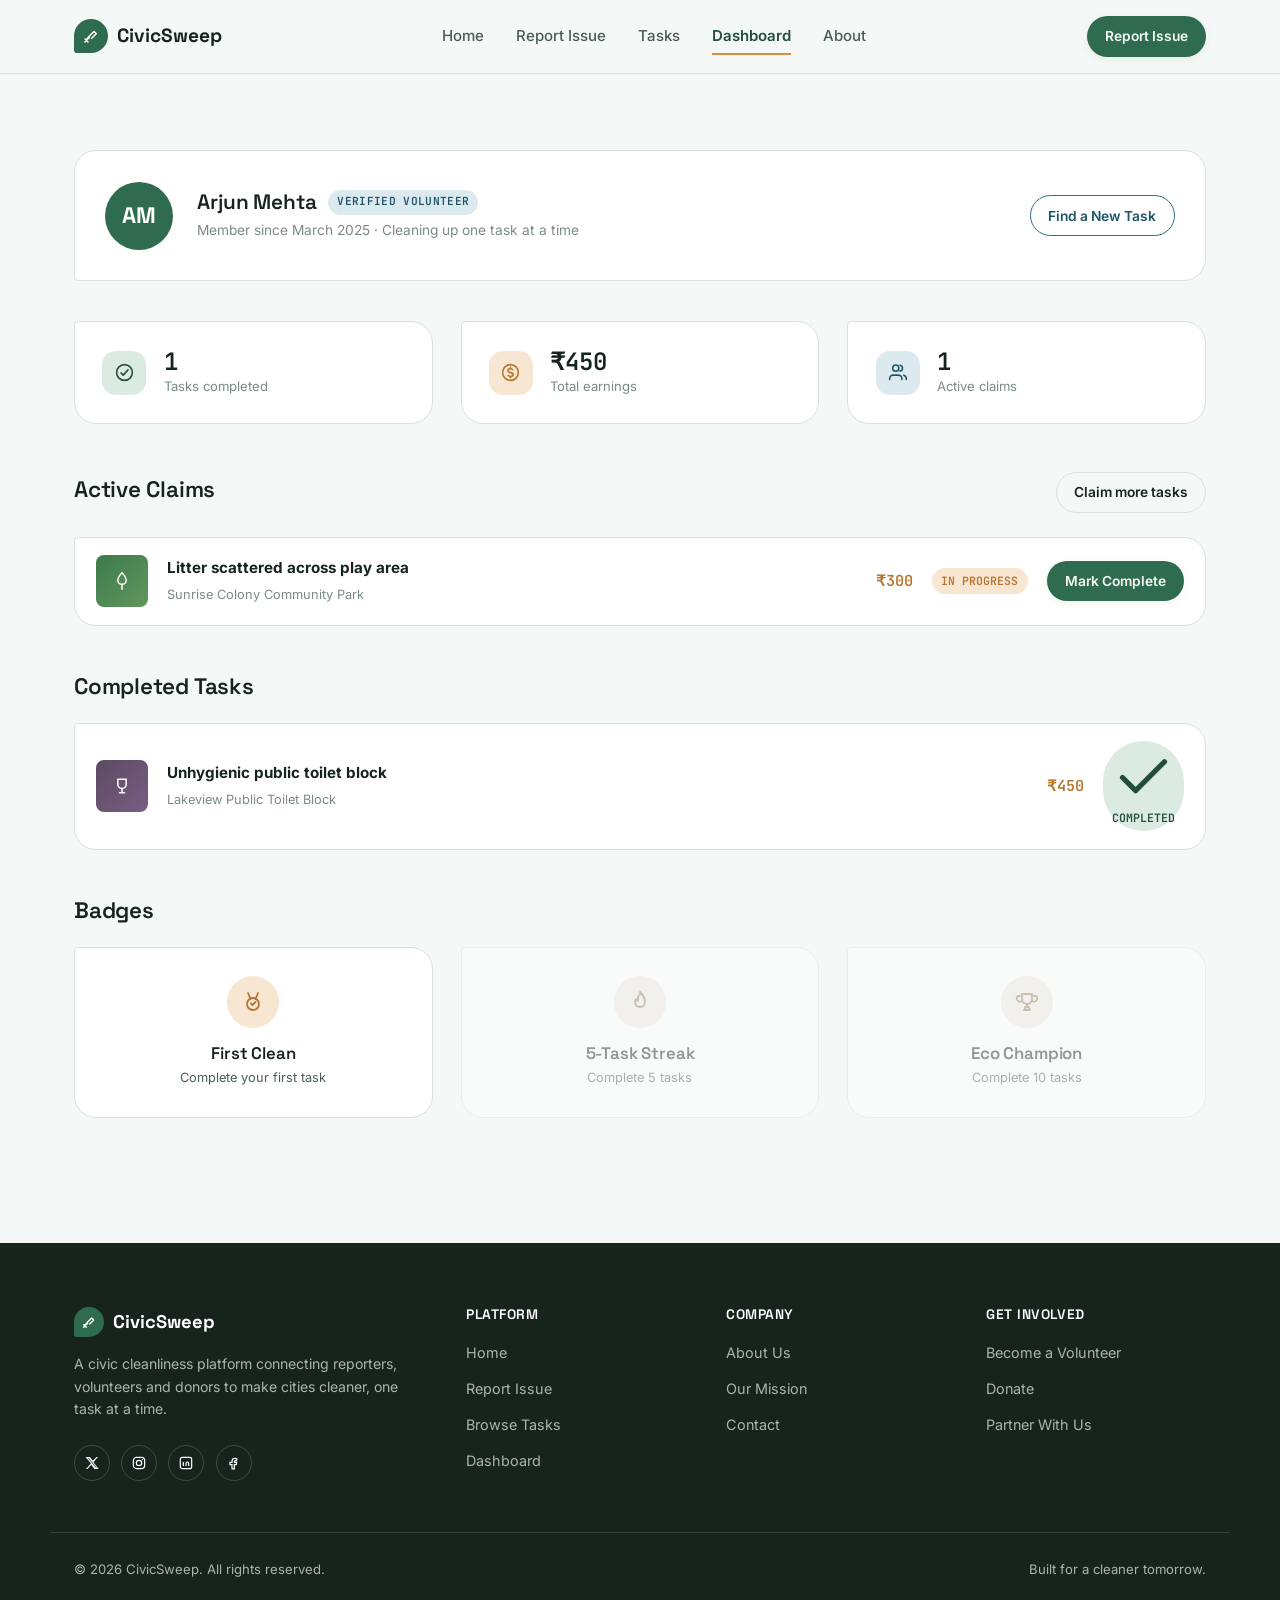
<file: dashboard.html>
<!DOCTYPE html>
<html lang="en">
<head>
<meta charset="UTF-8">
<meta name="viewport" content="width=device-width, initial-scale=1.0">
<title>Dashboard — CivicSweep</title>
<meta name="description" content="Track your cleanup tasks, earnings and badges on your CivicSweep volunteer dashboard.">
<link rel="icon" href="data:image/svg+xml,%3Csvg xmlns=%27http://www.w3.org/2000/svg%27 viewBox=%270 0 24 24%27%3E%3Crect width=%2724%27 height=%2724%27 rx=%276%27 fill=%27%232F6B4F%27/%3E%3Cpath d=%27M6 19l6-6M9 19l-4-4M13 14l6-6-3-3-6 6M6 19c2-4 3-5 6-8%27 stroke=%27white%27 stroke-width=%272%27 fill=%27none%27 stroke-linecap=%27round%27 stroke-linejoin=%27round%27/%3E%3C/svg%3E">
<link rel="preconnect" href="https://fonts.googleapis.com">
<link rel="preconnect" href="https://fonts.gstatic.com" crossorigin>
<link href="https://fonts.googleapis.com/css2?family=Space+Grotesk:wght@500;600;700&family=Inter:wght@400;500;600;700&family=JetBrains+Mono:wght@500;600;700&display=swap" rel="stylesheet">
<link rel="stylesheet" href="style.css">
</head>
<body data-page="dashboard">

<!-- ============ NAVBAR ============ -->
<header class="navbar">
  <div class="container navbar__inner">
    <a href="index.html" class="navbar__logo">
      <span class="navbar__logo-mark">
        <svg viewBox="0 0 24 24" fill="none" stroke="#fff" stroke-width="2" stroke-linecap="round" stroke-linejoin="round"><path d="M4 20l6-6M8 20l-4-4M13 15l6-6-3-3-6 6M4 20c2-4 3-5 6-8"/></svg>
      </span>
      CivicSweep
    </a>
    <nav class="navbar__nav" id="primaryNav">
      <a href="index.html" class="navbar__link">Home</a>
      <a href="report.html" class="navbar__link">Report Issue</a>
      <a href="tasks.html" class="navbar__link">Tasks</a>
      <a href="dashboard.html" class="navbar__link is-active">Dashboard</a>
      <a href="about.html" class="navbar__link">About</a>
    </nav>
    <div class="navbar__actions">
      <a href="report.html" class="btn btn--primary btn--sm">Report Issue</a>
      <button class="navbar__toggle" id="navToggle" aria-label="Toggle menu" aria-expanded="false">
        <span></span><span></span><span></span>
      </button>
    </div>
  </div>
</header>

<!-- ============ DASHBOARD ============ -->
<section class="section">
  <div class="container">

    <div class="profile-banner">
      <div class="profile-banner__avatar">AM</div>
      <div class="profile-banner__info">
        <div class="profile-banner__name">
          <h2 style="font-size:1.3rem;">Arjun Mehta</h2>
          <span class="profile-banner__badge">Verified Volunteer</span>
        </div>
        <p class="profile-banner__meta">Member since March 2025 · Cleaning up one task at a time</p>
      </div>
      <a href="tasks.html" class="btn btn--secondary btn--sm">Find a New Task</a>
    </div>

    <div class="grid dash-stats">
      <div class="dash-stat">
        <div class="dash-stat__icon">
          <svg viewBox="0 0 24 24" fill="none" stroke="currentColor" stroke-width="1.8" stroke-linecap="round" stroke-linejoin="round"><circle cx="12" cy="12" r="9"/><path d="M8 12.5l2.5 2.5L16 9"/></svg>
        </div>
        <div>
          <div class="dash-stat__value" id="statCompleted">0</div>
          <div class="dash-stat__label">Tasks completed</div>
        </div>
      </div>
      <div class="dash-stat">
        <div class="dash-stat__icon">
          <svg viewBox="0 0 24 24" fill="none" stroke="currentColor" stroke-width="1.8" stroke-linecap="round" stroke-linejoin="round"><circle cx="12" cy="12" r="9"/><path d="M9.5 15.5c.6.6 1.5 1 2.5 1 1.8 0 3-1 3-2.2 0-3-6-1.3-6-4.3 0-1.2 1.2-2.2 3-2.2 1 0 1.9.4 2.5 1M12 6v1.3M12 16.7V18"/></svg>
        </div>
        <div>
          <div class="dash-stat__value" id="statEarnings">₹0</div>
          <div class="dash-stat__label">Total earnings</div>
        </div>
      </div>
      <div class="dash-stat">
        <div class="dash-stat__icon">
          <svg viewBox="0 0 24 24" fill="none" stroke="currentColor" stroke-width="1.8" stroke-linecap="round" stroke-linejoin="round"><path d="M17 20v-1a4 4 0 0 0-4-4H7a4 4 0 0 0-4 4v1"/><circle cx="10" cy="7" r="3.5"/><path d="M22 20v-1a4 4 0 0 0-3-3.87M15 3.6a3.5 3.5 0 0 1 0 6.8"/></svg>
        </div>
        <div>
          <div class="dash-stat__value" id="statActive">0</div>
          <div class="dash-stat__label">Active claims</div>
        </div>
      </div>
    </div>

    <div class="dash-section">
      <div class="dash-section__head">
        <h2>Active Claims</h2>
        <a href="tasks.html" class="btn btn--ghost btn--sm">Claim more tasks</a>
      </div>
      <div class="claim-list" id="activeClaimList"></div>
    </div>

    <div class="dash-section">
      <div class="dash-section__head">
        <h2>Completed Tasks</h2>
      </div>
      <div class="claim-list" id="completedList"></div>
    </div>

    <div class="dash-section">
      <div class="dash-section__head">
        <h2>Badges</h2>
      </div>
      <div class="grid badges">
        <div class="badge-card" data-threshold="1">
          <div class="badge-card__icon">
            <svg viewBox="0 0 24 24" fill="none" stroke="currentColor" stroke-width="1.8" stroke-linecap="round" stroke-linejoin="round"><circle cx="12" cy="14" r="6"/><path d="M9.5 9L7 3M14.5 9L17 3M10 13.5l1.5 1.5 3-3"/></svg>
          </div>
          <h4>First Clean</h4>
          <p>Complete your first task</p>
        </div>
        <div class="badge-card" data-threshold="5">
          <div class="badge-card__icon">
            <svg viewBox="0 0 24 24" fill="none" stroke="currentColor" stroke-width="1.8" stroke-linecap="round" stroke-linejoin="round"><path d="M12 2s5 5 5 10a5 5 0 0 1-10 0c0-1.2.5-2 1-2.7.3 1 1 1.7 2 1.7-1-3 .5-5 2-7z"/></svg>
          </div>
          <h4>5-Task Streak</h4>
          <p>Complete 5 tasks</p>
        </div>
        <div class="badge-card" data-threshold="10">
          <div class="badge-card__icon">
            <svg viewBox="0 0 24 24" fill="none" stroke="currentColor" stroke-width="1.8" stroke-linecap="round" stroke-linejoin="round"><path d="M7 4h10v5a5 5 0 0 1-10 0V4z"/><path d="M5 6H3a3 3 0 0 0 4 4.9M19 6h2a3 3 0 0 1-4 4.9"/><path d="M12 14v3M9 20h6M10 17h4v3h-4z"/></svg>
          </div>
          <h4>Eco Champion</h4>
          <p>Complete 10 tasks</p>
        </div>
      </div>
    </div>

  </div>
</section>

<!-- ============ FOOTER ============ -->
<footer class="footer">
  <div class="container footer__grid">
    <div class="footer__brand">
      <div class="footer__logo">
        <span class="footer__logo-mark">
          <svg viewBox="0 0 24 24" fill="none" stroke="#fff" stroke-width="2" stroke-linecap="round" stroke-linejoin="round"><path d="M4 20l6-6M8 20l-4-4M13 15l6-6-3-3-6 6M4 20c2-4 3-5 6-8"/></svg>
        </span>
        CivicSweep
      </div>
      <p class="footer__tagline">A civic cleanliness platform connecting reporters, volunteers and donors to make cities cleaner, one task at a time.</p>
      <div class="footer__social">
        <a href="#" aria-label="Twitter / X"><svg viewBox="0 0 24 24" fill="currentColor" style="color:#fff"><path d="M18.9 3H21l-6.9 7.9L22 21h-6.3l-4.9-6.4L5.2 21H3l7.4-8.4L2.4 3h6.4l4.4 5.8L18.9 3zm-1.1 16h1.2L7.3 5H6l11.8 14z"/></svg></a>
        <a href="#" aria-label="Instagram"><svg viewBox="0 0 24 24" fill="none" stroke="#fff" stroke-width="1.8"><rect x="3.5" y="3.5" width="17" height="17" rx="5"/><circle cx="12" cy="12" r="4"/><circle cx="17" cy="7" r="1" fill="#fff" stroke="none"/></svg></a>
        <a href="#" aria-label="LinkedIn"><svg viewBox="0 0 24 24" fill="none" stroke="#fff" stroke-width="1.8"><rect x="3.5" y="3.5" width="17" height="17" rx="3"/><path d="M8 10.5v6M8 7.8v.01M12 16.5v-3.7c0-1.4 1-2.3 2.2-2.3 1.2 0 1.8.9 1.8 2.3v3.7"/></svg></a>
        <a href="#" aria-label="Facebook"><svg viewBox="0 0 24 24" fill="none" stroke="#fff" stroke-width="1.8"><path d="M14 8.5h2V5.3c-.4-.05-1.6-.16-2.9-.16-2.9 0-4.1 1.8-4.1 4.4V11H6v3.5h3v6.2h3.5v-6.2h2.9L16 11h-3.5V9.9c0-.9.3-1.4 1.5-1.4z"/></svg></a>
      </div>
    </div>
    <div class="footer__col">
      <h4>Platform</h4>
      <ul>
        <li><a href="index.html">Home</a></li>
        <li><a href="report.html">Report Issue</a></li>
        <li><a href="tasks.html">Browse Tasks</a></li>
        <li><a href="dashboard.html">Dashboard</a></li>
      </ul>
    </div>
    <div class="footer__col">
      <h4>Company</h4>
      <ul>
        <li><a href="about.html">About Us</a></li>
        <li><a href="about.html#mission">Our Mission</a></li>
        <li><a href="#">Contact</a></li>
      </ul>
    </div>
    <div class="footer__col">
      <h4>Get Involved</h4>
      <ul>
        <li><a href="tasks.html">Become a Volunteer</a></li>
        <li><a href="#">Donate</a></li>
        <li><a href="#">Partner With Us</a></li>
      </ul>
    </div>
  </div>
  <div class="container footer__bottom">
    <p>© <span id="year"></span> CivicSweep. All rights reserved.</p>
    <p class="footer__credit">Built for a cleaner tomorrow.</p>
  </div>
</footer>

<script src="script.js"></script>
</body>
</html>
</file>
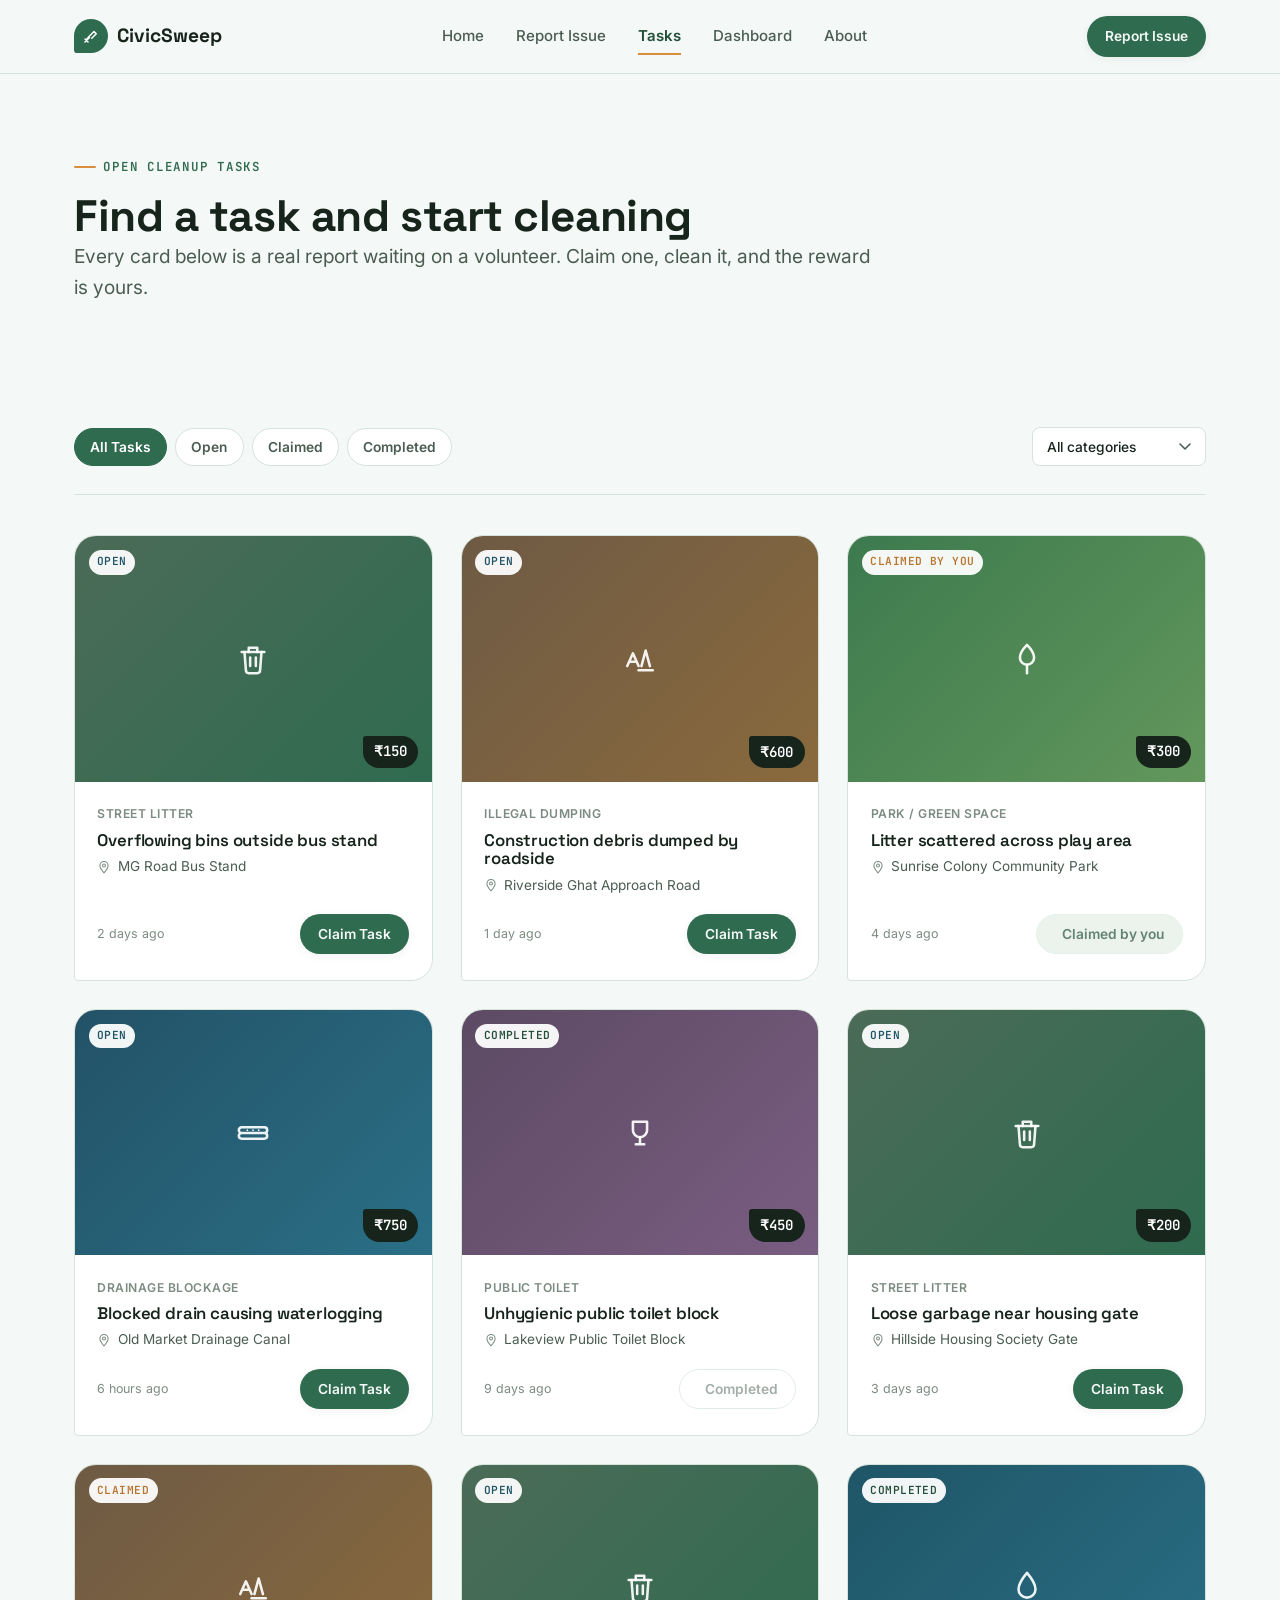
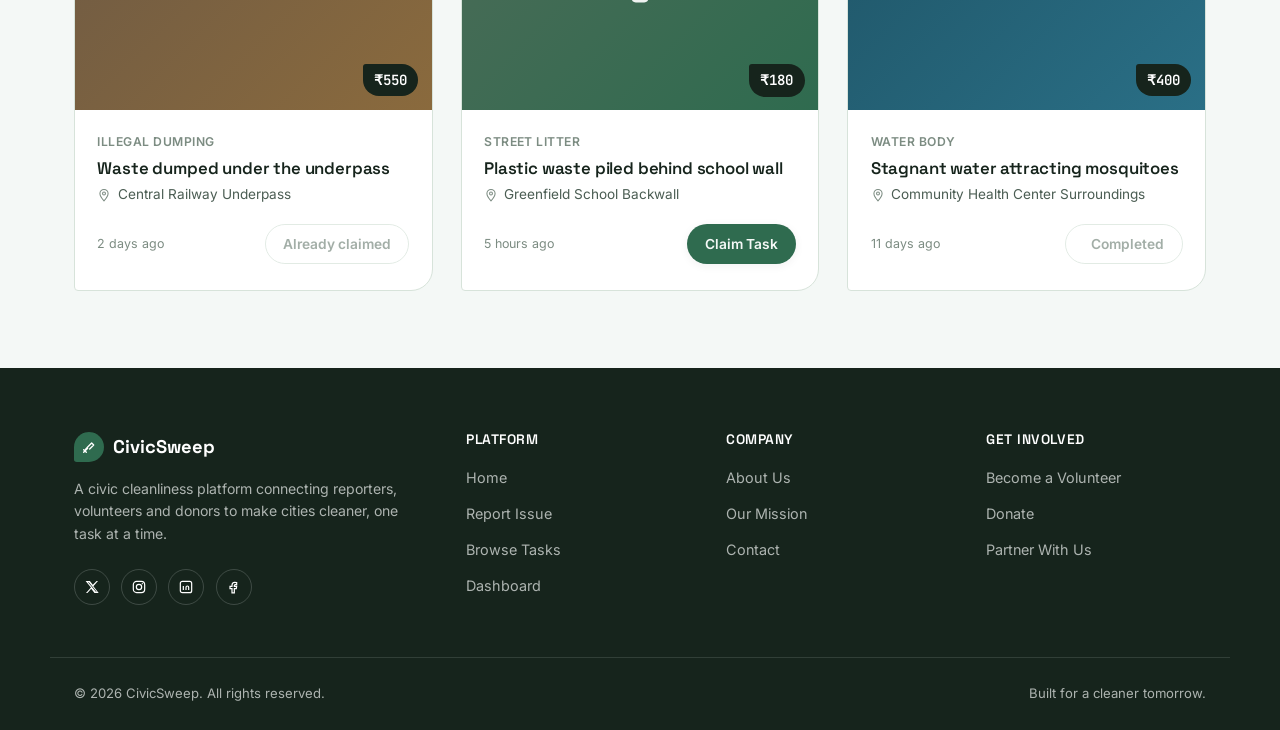
<file: tasks.html>
<!DOCTYPE html>
<html lang="en">
<head>
<meta charset="UTF-8">
<meta name="viewport" content="width=device-width, initial-scale=1.0">
<title>Open Tasks — CivicSweep</title>
<meta name="description" content="Browse reported cleanup tasks near you. Claim a task, get it cleaned, and earn a reward.">
<link rel="icon" href="data:image/svg+xml,%3Csvg xmlns=%27http://www.w3.org/2000/svg%27 viewBox=%270 0 24 24%27%3E%3Crect width=%2724%27 height=%2724%27 rx=%276%27 fill=%27%232F6B4F%27/%3E%3Cpath d=%27M6 19l6-6M9 19l-4-4M13 14l6-6-3-3-6 6M6 19c2-4 3-5 6-8%27 stroke=%27white%27 stroke-width=%272%27 fill=%27none%27 stroke-linecap=%27round%27 stroke-linejoin=%27round%27/%3E%3C/svg%3E">
<link rel="preconnect" href="https://fonts.googleapis.com">
<link rel="preconnect" href="https://fonts.gstatic.com" crossorigin>
<link href="https://fonts.googleapis.com/css2?family=Space+Grotesk:wght@500;600;700&family=Inter:wght@400;500;600;700&family=JetBrains+Mono:wght@500;600;700&display=swap" rel="stylesheet">
<link rel="stylesheet" href="style.css">
</head>
<body data-page="tasks">

<!-- ============ NAVBAR ============ -->
<header class="navbar">
  <div class="container navbar__inner">
    <a href="index.html" class="navbar__logo">
      <span class="navbar__logo-mark">
        <svg viewBox="0 0 24 24" fill="none" stroke="#fff" stroke-width="2" stroke-linecap="round" stroke-linejoin="round"><path d="M4 20l6-6M8 20l-4-4M13 15l6-6-3-3-6 6M4 20c2-4 3-5 6-8"/></svg>
      </span>
      CivicSweep
    </a>
    <nav class="navbar__nav" id="primaryNav">
      <a href="index.html" class="navbar__link">Home</a>
      <a href="report.html" class="navbar__link">Report Issue</a>
      <a href="tasks.html" class="navbar__link is-active">Tasks</a>
      <a href="dashboard.html" class="navbar__link">Dashboard</a>
      <a href="about.html" class="navbar__link">About</a>
    </nav>
    <div class="navbar__actions">
      <a href="report.html" class="btn btn--primary btn--sm">Report Issue</a>
      <button class="navbar__toggle" id="navToggle" aria-label="Toggle menu" aria-expanded="false">
        <span></span><span></span><span></span>
      </button>
    </div>
  </div>
</header>

<!-- ============ PAGE HEADER ============ -->
<section class="section" style="padding-bottom:0;">
  <div class="container section-head">
    <span class="eyebrow">Open cleanup tasks</span>
    <h1 style="font-size:clamp(2rem, 3vw + 1rem, 2.75rem);">Find a task and start cleaning</h1>
    <p class="lede">Every card below is a real report waiting on a volunteer. Claim one, clean it, and the reward is yours.</p>
  </div>
</section>

<!-- ============ TASK GRID ============ -->
<section class="section">
  <div class="container">
    <div class="filters">
      <div class="filter-tabs" role="tablist" aria-label="Filter by status">
        <button class="filter-tab is-active" data-status="all">All Tasks</button>
        <button class="filter-tab" data-status="open">Open</button>
        <button class="filter-tab" data-status="claimed">Claimed</button>
        <button class="filter-tab" data-status="completed">Completed</button>
      </div>
      <select class="filter-select" id="categoryFilter" aria-label="Filter by category">
        <option value="all">All categories</option>
        <option value="litter">Street Litter</option>
        <option value="dumping">Illegal Dumping</option>
        <option value="drainage">Drainage Blockage</option>
        <option value="toilet">Public Toilet</option>
        <option value="park">Park / Green Space</option>
        <option value="water">Water Body</option>
      </select>
    </div>

    <div class="grid task-grid" id="taskGrid">
      <!-- Rendered by script.js from dummy task data -->
    </div>
  </div>
</section>

<!-- ============ FOOTER ============ -->
<footer class="footer">
  <div class="container footer__grid">
    <div class="footer__brand">
      <div class="footer__logo">
        <span class="footer__logo-mark">
          <svg viewBox="0 0 24 24" fill="none" stroke="#fff" stroke-width="2" stroke-linecap="round" stroke-linejoin="round"><path d="M4 20l6-6M8 20l-4-4M13 15l6-6-3-3-6 6M4 20c2-4 3-5 6-8"/></svg>
        </span>
        CivicSweep
      </div>
      <p class="footer__tagline">A civic cleanliness platform connecting reporters, volunteers and donors to make cities cleaner, one task at a time.</p>
      <div class="footer__social">
        <a href="#" aria-label="Twitter / X"><svg viewBox="0 0 24 24" fill="currentColor" style="color:#fff"><path d="M18.9 3H21l-6.9 7.9L22 21h-6.3l-4.9-6.4L5.2 21H3l7.4-8.4L2.4 3h6.4l4.4 5.8L18.9 3zm-1.1 16h1.2L7.3 5H6l11.8 14z"/></svg></a>
        <a href="#" aria-label="Instagram"><svg viewBox="0 0 24 24" fill="none" stroke="#fff" stroke-width="1.8"><rect x="3.5" y="3.5" width="17" height="17" rx="5"/><circle cx="12" cy="12" r="4"/><circle cx="17" cy="7" r="1" fill="#fff" stroke="none"/></svg></a>
        <a href="#" aria-label="LinkedIn"><svg viewBox="0 0 24 24" fill="none" stroke="#fff" stroke-width="1.8"><rect x="3.5" y="3.5" width="17" height="17" rx="3"/><path d="M8 10.5v6M8 7.8v.01M12 16.5v-3.7c0-1.4 1-2.3 2.2-2.3 1.2 0 1.8.9 1.8 2.3v3.7"/></svg></a>
        <a href="#" aria-label="Facebook"><svg viewBox="0 0 24 24" fill="none" stroke="#fff" stroke-width="1.8"><path d="M14 8.5h2V5.3c-.4-.05-1.6-.16-2.9-.16-2.9 0-4.1 1.8-4.1 4.4V11H6v3.5h3v6.2h3.5v-6.2h2.9L16 11h-3.5V9.9c0-.9.3-1.4 1.5-1.4z"/></svg></a>
      </div>
    </div>
    <div class="footer__col">
      <h4>Platform</h4>
      <ul>
        <li><a href="index.html">Home</a></li>
        <li><a href="report.html">Report Issue</a></li>
        <li><a href="tasks.html">Browse Tasks</a></li>
        <li><a href="dashboard.html">Dashboard</a></li>
      </ul>
    </div>
    <div class="footer__col">
      <h4>Company</h4>
      <ul>
        <li><a href="about.html">About Us</a></li>
        <li><a href="about.html#mission">Our Mission</a></li>
        <li><a href="#">Contact</a></li>
      </ul>
    </div>
    <div class="footer__col">
      <h4>Get Involved</h4>
      <ul>
        <li><a href="tasks.html">Become a Volunteer</a></li>
        <li><a href="#">Donate</a></li>
        <li><a href="#">Partner With Us</a></li>
      </ul>
    </div>
  </div>
  <div class="container footer__bottom">
    <p>© <span id="year"></span> CivicSweep. All rights reserved.</p>
    <p class="footer__credit">Built for a cleaner tomorrow.</p>
  </div>
</footer>

<script src="script.js"></script>
</body>
</html>
</file>
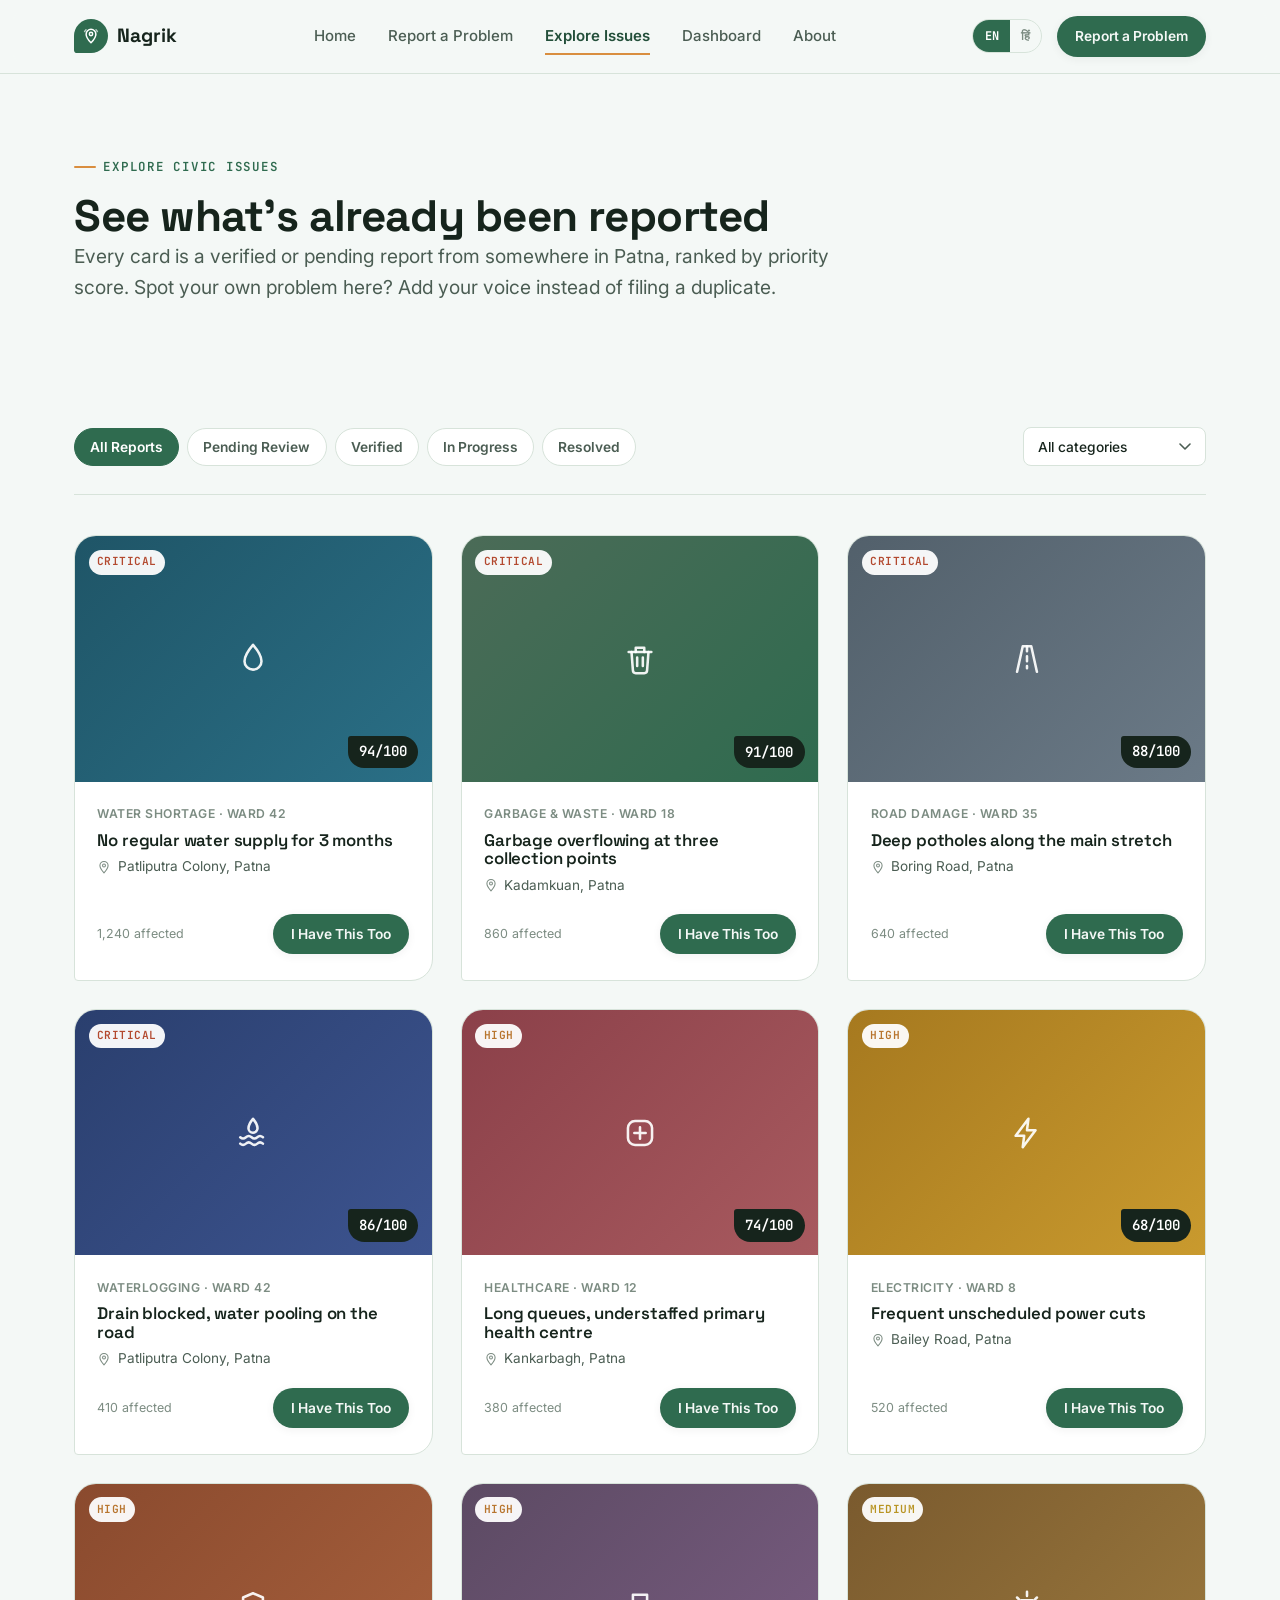
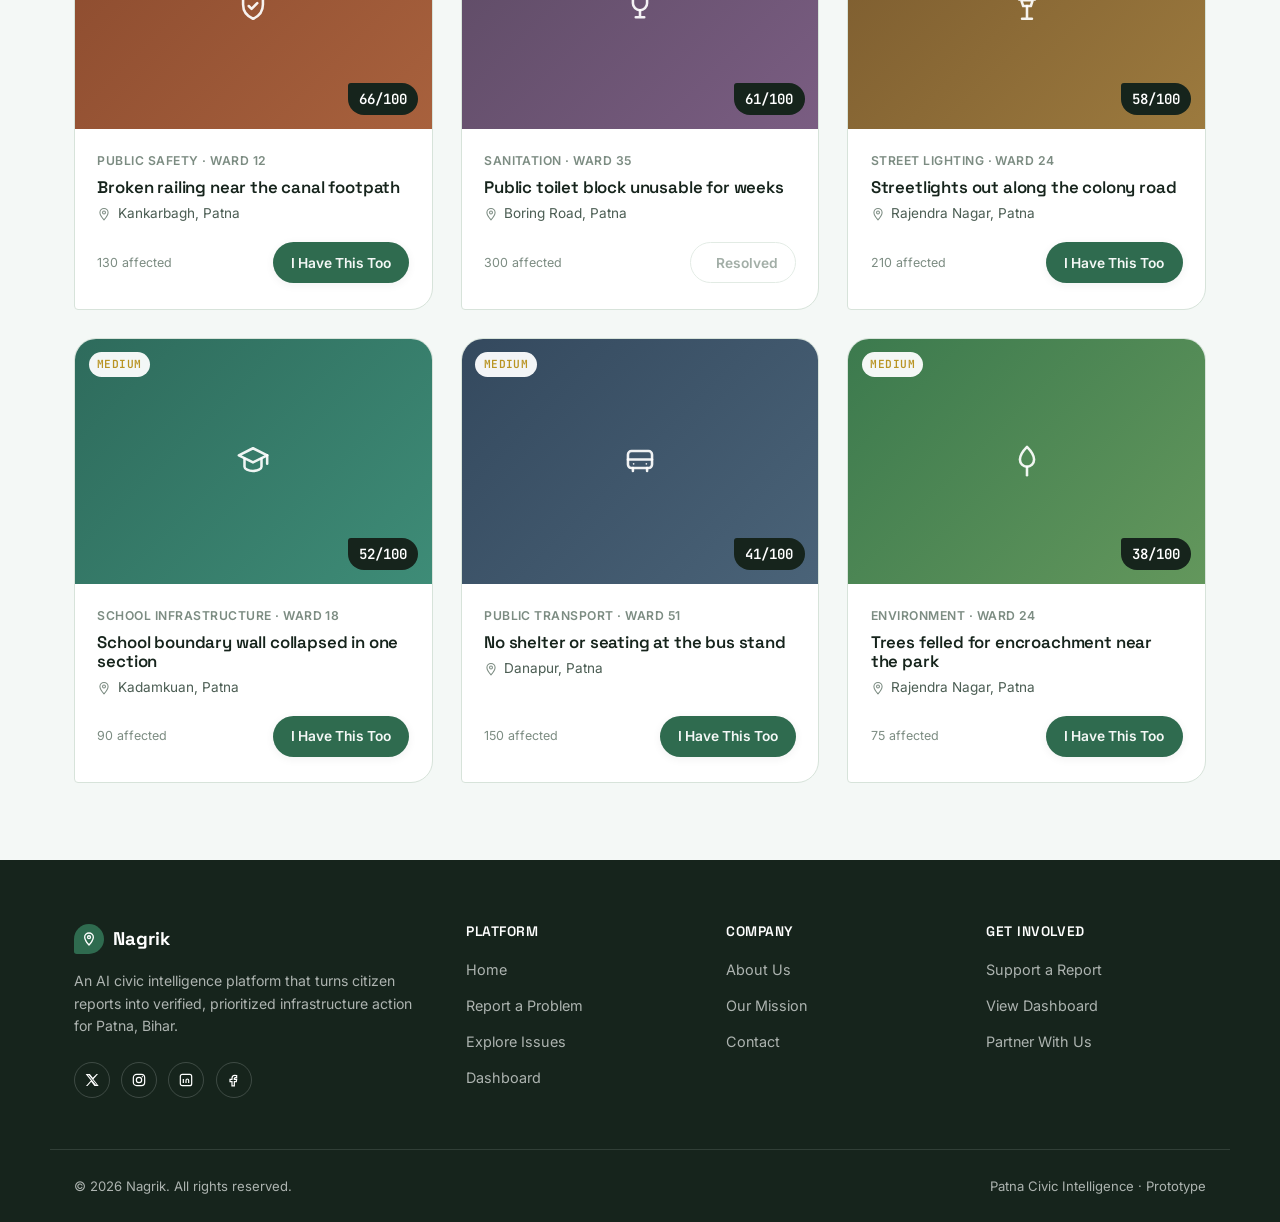
<file: civicsweep v1.4/tasks.html>
<!DOCTYPE html>
<html lang="en">
<head>
<meta charset="UTF-8">
<meta name="viewport" content="width=device-width, initial-scale=1.0">
<title>Explore Civic Issues — Nagrik</title>
<meta name="description" content="Browse civic issues reported across Patna. See severity, priority score and status, and add your voice with 'I Have This Problem Too'.">
<link rel="icon" href="data:image/svg+xml,%3Csvg xmlns=%27http://www.w3.org/2000/svg%27 viewBox=%270 0 24 24%27%3E%3Crect width=%2724%27 height=%2724%27 rx=%276%27 fill=%27%232F6B4F%27/%3E%3Cpath d=%27M12 21s6.5-6.8 6.5-11.5A6.5 6.5 0 0 0 5.5 9.5C5.5 14.2 12 21 12 21z%27 stroke=%27white%27 stroke-width=%272%27 fill=%27none%27 stroke-linecap=%27round%27 stroke-linejoin=%27round%27/%3E%3Ccircle cx=%2712%27 cy=%279.3%27 r=%272.2%27 stroke=%27white%27 stroke-width=%272%27 fill=%27none%27/%3E%3C/svg%3E">
<link rel="preconnect" href="https://fonts.googleapis.com">
<link rel="preconnect" href="https://fonts.gstatic.com" crossorigin>
<link href="https://fonts.googleapis.com/css2?family=Space+Grotesk:wght@500;600;700&family=Inter:wght@400;500;600;700&family=JetBrains+Mono:wght@500;600;700&display=swap" rel="stylesheet">
<link rel="stylesheet" href="style.css">
</head>
<body data-page="tasks">

<!-- ============ NAVBAR ============ -->
<header class="navbar">
  <div class="container navbar__inner">
    <a href="index.html" class="navbar__logo">
      <span class="navbar__logo-mark">
        <svg viewBox="0 0 24 24" fill="none" stroke="#fff" stroke-width="2" stroke-linecap="round" stroke-linejoin="round"><path d="M12 21s6.5-6.8 6.5-11.5A6.5 6.5 0 0 0 5.5 9.5C5.5 14.2 12 21 12 21z"/><circle cx="12" cy="9.3" r="2.2"/><path d="M3.5 6a13 13 0 0 1 1.8-2.3M20.5 6a13 13 0 0 0-1.8-2.3" opacity="0.65"/></svg>
      </span>
      Nagrik
    </a>
    <nav class="navbar__nav" id="primaryNav">
      <a href="index.html" class="navbar__link" data-i18n="nav.home">Home</a>
      <a href="report.html" class="navbar__link" data-i18n="nav.report">Report a Problem</a>
      <a href="tasks.html" class="navbar__link is-active" data-i18n="nav.explore">Explore Issues</a>
      <a href="dashboard.html" class="navbar__link" data-i18n="nav.dashboard">Dashboard</a>
      <a href="about.html" class="navbar__link" data-i18n="nav.about">About</a>
    </nav>
    <div class="navbar__actions">
      <div class="lang-toggle">
        <button class="lang-toggle__btn is-active" data-lang="en">EN</button>
        <button class="lang-toggle__btn" data-lang="hi">हिं</button>
      </div>
      <a href="report.html" class="btn btn--primary btn--sm" data-i18n="nav.report">Report a Problem</a>
      <button class="navbar__toggle" id="navToggle" aria-label="Toggle menu" aria-expanded="false">
        <span></span><span></span><span></span>
      </button>
    </div>
  </div>
</header>

<!-- ============ PAGE HEADER ============ -->
<section class="section" style="padding-bottom:0;">
  <div class="container section-head">
    <span class="eyebrow" data-i18n="tasks.eyebrow">Explore civic issues</span>
    <h1 style="font-size:clamp(2rem, 3vw + 1rem, 2.75rem);" data-i18n="tasks.h1">See what's already been reported</h1>
    <p class="lede" data-i18n="tasks.lede">Every card is a verified or pending report from somewhere in Patna, ranked by priority score. Spot your own problem here? Add your voice instead of filing a duplicate.</p>
  </div>
</section>

<!-- ============ ISSUE GRID ============ -->
<section class="section">
  <div class="container">
    <div class="filters">
      <div class="filter-tabs" role="tablist" aria-label="Filter by status">
        <button class="filter-tab is-active" data-status="all">All Reports</button>
        <button class="filter-tab" data-status="pending">Pending Review</button>
        <button class="filter-tab" data-status="verified">Verified</button>
        <button class="filter-tab" data-status="in-progress">In Progress</button>
        <button class="filter-tab" data-status="resolved">Resolved</button>
      </div>
      <select class="filter-select" id="categoryFilter" aria-label="Filter by category"></select>
    </div>

    <div class="grid task-grid" id="taskGrid">
      <!-- Rendered by script.js from prototype report data -->
    </div>
  </div>
</section>

<!-- ============ FOOTER ============ -->
<footer class="footer">
  <div class="container footer__grid">
    <div class="footer__brand">
      <div class="footer__logo">
        <span class="footer__logo-mark">
          <svg viewBox="0 0 24 24" fill="none" stroke="#fff" stroke-width="2" stroke-linecap="round" stroke-linejoin="round"><path d="M12 21s6.5-6.8 6.5-11.5A6.5 6.5 0 0 0 5.5 9.5C5.5 14.2 12 21 12 21z"/><circle cx="12" cy="9.3" r="2.2"/></svg>
        </span>
        Nagrik
      </div>
      <p class="footer__tagline" data-i18n="footer.tagline">An AI civic intelligence platform that turns citizen reports into verified, prioritized infrastructure action for Patna, Bihar.</p>
      <div class="footer__social">
        <a href="#" aria-label="Twitter / X"><svg viewBox="0 0 24 24" fill="currentColor" style="color:#fff"><path d="M18.9 3H21l-6.9 7.9L22 21h-6.3l-4.9-6.4L5.2 21H3l7.4-8.4L2.4 3h6.4l4.4 5.8L18.9 3zm-1.1 16h1.2L7.3 5H6l11.8 14z"/></svg></a>
        <a href="#" aria-label="Instagram"><svg viewBox="0 0 24 24" fill="none" stroke="#fff" stroke-width="1.8"><rect x="3.5" y="3.5" width="17" height="17" rx="5"/><circle cx="12" cy="12" r="4"/><circle cx="17" cy="7" r="1" fill="#fff" stroke="none"/></svg></a>
        <a href="#" aria-label="LinkedIn"><svg viewBox="0 0 24 24" fill="none" stroke="#fff" stroke-width="1.8"><rect x="3.5" y="3.5" width="17" height="17" rx="3"/><path d="M8 10.5v6M8 7.8v.01M12 16.5v-3.7c0-1.4 1-2.3 2.2-2.3 1.2 0 1.8.9 1.8 2.3v3.7"/></svg></a>
        <a href="#" aria-label="Facebook"><svg viewBox="0 0 24 24" fill="none" stroke="#fff" stroke-width="1.8"><path d="M14 8.5h2V5.3c-.4-.05-1.6-.16-2.9-.16-2.9 0-4.1 1.8-4.1 4.4V11H6v3.5h3v6.2h3.5v-6.2h2.9L16 11h-3.5V9.9c0-.9.3-1.4 1.5-1.4z"/></svg></a>
      </div>
    </div>
    <div class="footer__col">
      <h4 data-i18n="footer.platform">Platform</h4>
      <ul>
        <li><a href="index.html">Home</a></li>
        <li><a href="report.html">Report a Problem</a></li>
        <li><a href="tasks.html">Explore Issues</a></li>
        <li><a href="dashboard.html">Dashboard</a></li>
      </ul>
    </div>
    <div class="footer__col">
      <h4 data-i18n="footer.company">Company</h4>
      <ul>
        <li><a href="about.html">About Us</a></li>
        <li><a href="about.html#mission">Our Mission</a></li>
        <li><a href="#">Contact</a></li>
      </ul>
    </div>
    <div class="footer__col">
      <h4 data-i18n="footer.getinvolved">Get Involved</h4>
      <ul>
        <li><a href="tasks.html">Support a Report</a></li>
        <li><a href="dashboard.html">View Dashboard</a></li>
        <li><a href="#">Partner With Us</a></li>
      </ul>
    </div>
  </div>
  <div class="container footer__bottom">
    <p>&copy; <span id="year"></span> Nagrik. All rights reserved.</p>
    <p class="footer__credit" data-i18n="footer.credit">Patna Civic Intelligence &middot; Prototype</p>
  </div>
</footer>

<script src="script.js"></script>
</body>
</html>
</file>
<file: style.css>
/* =========================================================
   CivicSweep — Shared Stylesheet
   Contents:
   1. Reset & Base
   2. Design Tokens
   3. Typography
   4. Layout Utilities
   5. Buttons
   6. Navbar
   7. Wave Divider / Signature Motif
   8. Hero
   9. How It Works
   10. Stats
   11. Roles
   12. Task Cards & Grid (shared: home preview + tasks page)
   13. Filters (tasks page)
   14. Testimonials
   15. CTA Banner
   16. Footer
   17. Forms (report page)
   18. Dashboard
   19. About page
   20. Toast
   21. Scroll Reveal
   22. Responsive
   ========================================================= */

/* ---------- 1. Reset & Base ---------- */
*,
*::before,
*::after {
  box-sizing: border-box;
}

* {
  margin: 0;
  padding: 0;
}

html {
  scroll-behavior: smooth;
}

@media (prefers-reduced-motion: reduce) {
  html {
    scroll-behavior: auto;
  }
  *,
  *::before,
  *::after {
    animation-duration: 0.01ms !important;
    animation-iteration-count: 1 !important;
    transition-duration: 0.01ms !important;
    scroll-behavior: auto !important;
  }
}

img,
svg {
  display: block;
  max-width: 100%;
}

a {
  color: inherit;
  text-decoration: none;
}

button,
input,
textarea,
select {
  font: inherit;
  color: inherit;
}

ul {
  list-style: none;
}

/* ---------- 2. Design Tokens ---------- */
:root {
  /* Color */
  --color-paper: #F4F8F6;
  --color-paper-alt: #EAF1EC;
  --color-surface: #FFFFFF;
  --color-mint: #E4EEE6;
  --color-ink: #16241C;
  --color-ink-soft: #4B5D53;
  --color-ink-faint: #7C8C82;
  --color-forest: #2F6B4F;
  --color-forest-dark: #234F3A;
  --color-forest-light: #DCEBE2;
  --color-teal: #2A6F86;
  --color-teal-dark: #1F5567;
  --color-teal-light: #DCEAEF;
  --color-marigold: #D98E3F;
  --color-marigold-dark: #B8752E;
  --color-marigold-light: #F7E7D2;
  --color-line: #D7E3DA;
  --color-danger: #B3492F;
  --color-danger-light: #F6E1DB;

  /* Type */
  --font-display: 'Space Grotesk', 'Segoe UI', sans-serif;
  --font-body: 'Inter', 'Segoe UI', sans-serif;
  --font-mono: 'JetBrains Mono', 'Consolas', monospace;

  /* Radius — asymmetric "swept corner" signature */
  --radius-card: 22px 22px 22px 4px;
  --radius-card-alt: 4px 22px 22px 22px;
  --radius-md: 14px;
  --radius-sm: 8px;
  --radius-pill: 999px;

  /* Shadow */
  --shadow-sm: 0 2px 10px rgba(22, 36, 28, 0.06);
  --shadow-md: 0 10px 30px rgba(22, 36, 28, 0.10);
  --shadow-lg: 0 20px 50px rgba(22, 36, 28, 0.14);

  /* Spacing rhythm */
  --space-section: clamp(3.5rem, 6vw, 6.5rem);
  --container-width: 1180px;
}

/* ---------- 3. Typography ---------- */
body {
  font-family: var(--font-body);
  color: var(--color-ink);
  background: var(--color-paper);
  line-height: 1.6;
  -webkit-font-smoothing: antialiased;
}

h1, h2, h3, h4 {
  font-family: var(--font-display);
  font-weight: 600;
  line-height: 1.12;
  letter-spacing: -0.01em;
  color: var(--color-ink);
}

h1 { font-size: clamp(2.4rem, 4.2vw + 1rem, 3.9rem); font-weight: 700; }
h2 { font-size: clamp(1.9rem, 2.2vw + 1rem, 2.75rem); }
h3 { font-size: clamp(1.25rem, 1vw + 1rem, 1.5rem); }
h4 { font-size: 1.05rem; }

p { color: var(--color-ink-soft); }

.lede {
  font-size: clamp(1.05rem, 0.4vw + 1rem, 1.2rem);
  color: var(--color-ink-soft);
  max-width: 42em;
}

.eyebrow {
  display: inline-flex;
  align-items: center;
  gap: 0.6em;
  font-family: var(--font-mono);
  font-size: 0.78rem;
  font-weight: 600;
  letter-spacing: 0.14em;
  text-transform: uppercase;
  color: var(--color-forest);
  margin-bottom: 0.9rem;
}

.eyebrow::before {
  content: "";
  width: 22px;
  height: 2px;
  background: var(--color-marigold);
  border-radius: 2px;
}

.section-head {
  max-width: 640px;
  margin-bottom: 3rem;
}

.section-head--center {
  margin-left: auto;
  margin-right: auto;
  text-align: center;
}

.text-mono { font-family: var(--font-mono); }

/* ---------- 4. Layout Utilities ---------- */
.container {
  width: 100%;
  max-width: var(--container-width);
  margin-inline: auto;
  padding-inline: 24px;
}

.section {
  padding-block: var(--space-section);
}

.section--alt {
  background: var(--color-paper-alt);
}

.grid {
  display: grid;
  gap: 1.75rem;
}

.visually-hidden {
  position: absolute;
  width: 1px; height: 1px;
  overflow: hidden;
  clip: rect(0 0 0 0);
  white-space: nowrap;
}

/* ---------- 5. Buttons ---------- */
.btn {
  display: inline-flex;
  align-items: center;
  justify-content: center;
  gap: 0.5rem;
  font-family: var(--font-body);
  font-weight: 600;
  font-size: 0.95rem;
  padding: 0.85em 1.6em;
  border-radius: var(--radius-pill);
  border: 1.5px solid transparent;
  cursor: pointer;
  transition: transform 0.18s ease, box-shadow 0.18s ease, background-color 0.18s ease, color 0.18s ease, border-color 0.18s ease;
  white-space: nowrap;
}

.btn:focus-visible {
  outline: 2.5px solid var(--color-teal);
  outline-offset: 3px;
}

.btn--primary {
  background: var(--color-forest);
  color: var(--color-paper);
  box-shadow: var(--shadow-sm);
}

.btn--primary:hover {
  background: var(--color-forest-dark);
  transform: translateY(-2px);
  box-shadow: var(--shadow-md);
}

.btn--secondary {
  background: transparent;
  color: var(--color-teal-dark);
  border-color: var(--color-teal);
}

.btn--secondary:hover {
  background: var(--color-teal);
  color: #fff;
  transform: translateY(-2px);
}

.btn--ghost {
  background: transparent;
  color: var(--color-ink);
  border-color: var(--color-line);
}

.btn--ghost:hover {
  border-color: var(--color-forest);
  color: var(--color-forest-dark);
}

.btn--sm { padding: 0.6em 1.25em; font-size: 0.86rem; }
.btn--block { width: 100%; }

.btn:disabled,
.btn[disabled] {
  cursor: not-allowed;
  opacity: 0.7;
  transform: none !important;
  box-shadow: none !important;
}

.btn--claimed {
  background: var(--color-mint);
  color: var(--color-forest-dark);
  border-color: var(--color-forest-light);
}

.btn--taken {
  background: transparent;
  color: var(--color-ink-faint);
  border-color: var(--color-line);
}

/* ---------- 6. Navbar ---------- */
.navbar {
  position: sticky;
  top: 0;
  z-index: 100;
  background: rgba(244, 248, 246, 0.86);
  backdrop-filter: blur(10px);
  border-bottom: 1px solid var(--color-line);
}

.navbar__inner {
  display: flex;
  align-items: center;
  justify-content: space-between;
  gap: 1.5rem;
  padding-block: 1rem;
}

.navbar__logo {
  display: flex;
  align-items: center;
  gap: 0.55rem;
  font-family: var(--font-display);
  font-weight: 700;
  font-size: 1.2rem;
  color: var(--color-ink);
  flex-shrink: 0;
}

.navbar__logo-mark {
  width: 34px;
  height: 34px;
  border-radius: var(--radius-card);
  background: var(--color-forest);
  display: grid;
  place-items: center;
  flex-shrink: 0;
}

.navbar__logo-mark svg { width: 18px; height: 18px; }

.navbar__nav {
  display: flex;
  align-items: center;
  gap: 2rem;
  margin-inline: auto;
}

.navbar__link {
  position: relative;
  font-size: 0.94rem;
  font-weight: 500;
  color: var(--color-ink-soft);
  padding-block: 0.3rem;
  transition: color 0.15s ease;
}

.navbar__link::after {
  content: "";
  position: absolute;
  left: 0; bottom: -2px;
  width: 100%;
  height: 2px;
  background: var(--color-marigold);
  transform: scaleX(0);
  transform-origin: left;
  transition: transform 0.2s ease;
}

.navbar__link:hover { color: var(--color-ink); }
.navbar__link:hover::after { transform: scaleX(1); }

.navbar__link.is-active {
  color: var(--color-forest-dark);
  font-weight: 600;
}

.navbar__link.is-active::after { transform: scaleX(1); }

.navbar__actions {
  display: flex;
  align-items: center;
  gap: 0.9rem;
  flex-shrink: 0;
}

.navbar__toggle {
  display: none;
  flex-direction: column;
  justify-content: center;
  gap: 5px;
  width: 40px;
  height: 40px;
  background: transparent;
  border: 1px solid var(--color-line);
  border-radius: var(--radius-sm);
  cursor: pointer;
}

.navbar__toggle span {
  display: block;
  width: 18px;
  height: 2px;
  margin-inline: auto;
  background: var(--color-ink);
  transition: transform 0.25s ease, opacity 0.25s ease;
}

.navbar__toggle.is-open span:nth-child(1) { transform: translateY(7px) rotate(45deg); }
.navbar__toggle.is-open span:nth-child(2) { opacity: 0; }
.navbar__toggle.is-open span:nth-child(3) { transform: translateY(-7px) rotate(-45deg); }

/* ---------- 7. Wave Divider / Signature Motif ---------- */
.wave-divider {
  display: block;
  width: 100%;
  height: auto;
  line-height: 0;
  color: var(--color-paper-alt);
}

.wave-divider--flip { transform: scaleY(-1); }

/* ---------- 8. Hero ---------- */
.hero {
  padding-block: clamp(2.5rem, 5vw, 4.5rem) 0;
  overflow: hidden;
}

.hero__inner {
  display: grid;
  grid-template-columns: 1.05fr 0.95fr;
  gap: 3rem;
  align-items: center;
}

.hero__content h1 { margin-bottom: 1.25rem; }
.hero__content h1 .accent { color: var(--color-forest); }

.hero__actions {
  display: flex;
  flex-wrap: wrap;
  gap: 1rem;
  margin-top: 2rem;
}

.hero__meta {
  display: flex;
  gap: 2.25rem;
  margin-top: 2.75rem;
  flex-wrap: wrap;
}

.hero__meta-item strong {
  display: block;
  font-family: var(--font-mono);
  font-size: 1.4rem;
  color: var(--color-forest-dark);
}

.hero__meta-item span {
  font-size: 0.82rem;
  color: var(--color-ink-faint);
}

.hero__art {
  position: relative;
}

.hero__art svg {
  width: 100%;
  height: auto;
  border-radius: var(--radius-card);
  box-shadow: var(--shadow-lg);
  overflow: hidden;
}

/* ---------- 9. How It Works ---------- */
.steps {
  grid-template-columns: repeat(3, 1fr);
  counter-reset: step;
}

.step {
  position: relative;
  background: var(--color-surface);
  border: 1px solid var(--color-line);
  border-radius: var(--radius-card);
  padding: 2.25rem 1.9rem;
}

.step__num {
  font-family: var(--font-mono);
  font-size: 0.85rem;
  font-weight: 600;
  color: var(--color-marigold-dark);
  background: var(--color-marigold-light);
  border-radius: var(--radius-pill);
  padding: 0.3em 0.9em;
  display: inline-block;
  margin-bottom: 1.4rem;
}

.step__icon {
  width: 46px;
  height: 46px;
  border-radius: var(--radius-card-alt);
  background: var(--color-forest-light);
  display: grid;
  place-items: center;
  margin-bottom: 1.2rem;
  color: var(--color-forest-dark);
}

.step__icon svg { width: 22px; height: 22px; }

.step h3 { margin-bottom: 0.6rem; }
.step p { font-size: 0.94rem; }

/* ---------- 10. Stats ---------- */
.stats {
  grid-template-columns: repeat(4, 1fr);
  text-align: center;
}

.stat__value {
  font-family: var(--font-mono);
  font-weight: 600;
  font-size: clamp(1.9rem, 2vw + 1rem, 2.6rem);
  color: var(--color-forest-dark);
  position: relative;
  display: inline-block;
  padding-bottom: 0.5rem;
}

.stat__value::after {
  content: "";
  position: absolute;
  bottom: 0; left: 50%;
  transform: translateX(-50%);
  width: 34px; height: 3px;
  border-radius: 3px;
  background: var(--color-marigold);
}

.stat__label {
  margin-top: 0.9rem;
  font-size: 0.88rem;
  color: var(--color-ink-soft);
}

/* ---------- 11. Roles ---------- */
.roles {
  grid-template-columns: repeat(3, 1fr);
}

.role-card {
  background: var(--color-surface);
  border-radius: var(--radius-card-alt);
  padding: 2.2rem;
  border: 1px solid var(--color-line);
  transition: transform 0.2s ease, box-shadow 0.2s ease;
}

.role-card:hover {
  transform: translateY(-4px);
  box-shadow: var(--shadow-md);
}

.role-card__icon {
  width: 48px; height: 48px;
  border-radius: 50%;
  display: grid;
  place-items: center;
  margin-bottom: 1.3rem;
}

.role-card--reporters .role-card__icon { background: var(--color-teal-light); color: var(--color-teal-dark); }
.role-card--volunteers .role-card__icon { background: var(--color-forest-light); color: var(--color-forest-dark); }
.role-card--donors .role-card__icon { background: var(--color-marigold-light); color: var(--color-marigold-dark); }

.role-card__icon svg { width: 24px; height: 24px; }

.role-card h3 { margin-bottom: 0.6rem; }
.role-card p { font-size: 0.94rem; margin-bottom: 1.2rem; }

.role-card__link {
  font-size: 0.88rem;
  font-weight: 600;
  color: var(--color-forest-dark);
  display: inline-flex;
  align-items: center;
  gap: 0.35rem;
}

.role-card__link svg { width: 14px; height: 14px; transition: transform 0.2s ease; }
.role-card__link:hover svg { transform: translateX(3px); }

/* ---------- 12. Task Cards & Grid ---------- */
.task-grid {
  grid-template-columns: repeat(3, 1fr);
}

.task-card {
  background: var(--color-surface);
  border: 1px solid var(--color-line);
  border-radius: var(--radius-card);
  overflow: hidden;
  display: flex;
  flex-direction: column;
  transition: transform 0.2s ease, box-shadow 0.2s ease;
}

.task-card:hover {
  transform: translateY(-4px);
  box-shadow: var(--shadow-md);
}

.task-card__photo {
  position: relative;
  aspect-ratio: 16 / 11;
  display: grid;
  place-items: center;
  color: rgba(255,255,255,0.92);
}

.task-card__photo svg { width: 34px; height: 34px; }

/* category-tinted placeholder photo gradients */
.task-card__photo[data-cat="litter"] { background: linear-gradient(135deg, #4B6B57, #2F6B4F); }
.task-card__photo[data-cat="dumping"] { background: linear-gradient(135deg, #6E5A44, #8A6A3D); }
.task-card__photo[data-cat="drainage"] { background: linear-gradient(135deg, #235267, #2A6F86); }
.task-card__photo[data-cat="toilet"] { background: linear-gradient(135deg, #5C4A63, #7A5D82); }
.task-card__photo[data-cat="park"] { background: linear-gradient(135deg, #3C7A4E, #63975C); }
.task-card__photo[data-cat="water"] { background: linear-gradient(135deg, #1F5567, #2A6F86); }

.task-card__status {
  position: absolute;
  top: 0.85rem; left: 0.85rem;
  font-family: var(--font-mono);
  font-size: 0.7rem;
  font-weight: 600;
  letter-spacing: 0.04em;
  text-transform: uppercase;
  padding: 0.3em 0.75em;
  border-radius: var(--radius-pill);
  background: rgba(255,255,255,0.94);
}

.task-card__status--open { color: var(--color-teal-dark); }
.task-card__status--claimed { color: var(--color-marigold-dark); }
.task-card__status--completed { color: var(--color-forest-dark); }

.task-card__reward {
  position: absolute;
  bottom: 0.85rem; right: 0.85rem;
  font-family: var(--font-mono);
  font-weight: 600;
  font-size: 0.88rem;
  background: var(--color-ink);
  color: #fff;
  padding: 0.35em 0.8em;
  border-radius: var(--radius-card-alt);
}

.task-card__body {
  padding: 1.4rem 1.4rem 1.6rem;
  display: flex;
  flex-direction: column;
  flex: 1;
}

.task-card__cat {
  font-size: 0.76rem;
  font-weight: 600;
  letter-spacing: 0.04em;
  text-transform: uppercase;
  color: var(--color-ink-faint);
  margin-bottom: 0.45rem;
}

.task-card__title {
  font-family: var(--font-display);
  font-weight: 600;
  font-size: 1.05rem;
  margin-bottom: 0.4rem;
}

.task-card__loc {
  display: flex;
  align-items: center;
  gap: 0.4rem;
  font-size: 0.85rem;
  color: var(--color-ink-soft);
  margin-bottom: 1.1rem;
}

.task-card__loc svg { width: 14px; height: 14px; flex-shrink: 0; color: var(--color-ink-faint); }

.task-card__foot {
  margin-top: auto;
  display: flex;
  align-items: center;
  justify-content: space-between;
  gap: 0.75rem;
}

.task-card__reported {
  font-size: 0.78rem;
  color: var(--color-ink-faint);
}

.task-empty {
  grid-column: 1 / -1;
  text-align: center;
  padding: 3.5rem 1.5rem;
  border: 1.5px dashed var(--color-line);
  border-radius: var(--radius-card);
  color: var(--color-ink-soft);
}

/* ---------- 13. Filters ---------- */
.filters {
  display: flex;
  align-items: center;
  justify-content: space-between;
  flex-wrap: wrap;
  gap: 1.2rem;
  margin-bottom: 2.5rem;
  padding-bottom: 1.75rem;
  border-bottom: 1px solid var(--color-line);
}

.filter-tabs {
  display: flex;
  flex-wrap: wrap;
  gap: 0.5rem;
}

.filter-tab {
  font-size: 0.86rem;
  font-weight: 600;
  color: var(--color-ink-soft);
  background: var(--color-surface);
  border: 1px solid var(--color-line);
  padding: 0.5em 1.1em;
  border-radius: var(--radius-pill);
  cursor: pointer;
  transition: all 0.15s ease;
}

.filter-tab:hover { border-color: var(--color-forest); color: var(--color-forest-dark); }

.filter-tab.is-active {
  background: var(--color-forest);
  border-color: var(--color-forest);
  color: #fff;
}

.filter-select {
  background: var(--color-surface);
  border: 1px solid var(--color-line);
  border-radius: var(--radius-sm);
  padding: 0.55em 2.2em 0.55em 1em;
  font-size: 0.86rem;
  font-weight: 500;
  cursor: pointer;
  appearance: none;
  background-image: url("data:image/svg+xml,%3Csvg xmlns='http://www.w3.org/2000/svg' width='12' height='8' viewBox='0 0 12 8'%3E%3Cpath d='M1 1l5 5 5-5' stroke='%234B5D53' stroke-width='1.6' fill='none' stroke-linecap='round' stroke-linejoin='round'/%3E%3C/svg%3E");
  background-repeat: no-repeat;
  background-position: right 1em center;
}

/* ---------- 14. Testimonials ---------- */
.testimonials {
  grid-template-columns: repeat(4, 1fr);
}

.testimonial {
  background: var(--color-surface);
  border: 1px solid var(--color-line);
  border-radius: var(--radius-card-alt);
  padding: 1.9rem;
  display: flex;
  flex-direction: column;
}

.testimonial__stars {
  display: flex;
  gap: 0.2rem;
  color: var(--color-marigold);
  margin-bottom: 1rem;
}

.testimonial__stars svg { width: 15px; height: 15px; }

.testimonial__quote {
  font-size: 0.92rem;
  color: var(--color-ink);
  margin-bottom: 1.4rem;
  flex: 1;
}

.testimonial__person {
  display: flex;
  align-items: center;
  gap: 0.7rem;
}

.testimonial__avatar {
  width: 38px; height: 38px;
  border-radius: 50%;
  display: grid;
  place-items: center;
  font-family: var(--font-mono);
  font-weight: 600;
  font-size: 0.78rem;
  color: #fff;
  flex-shrink: 0;
}

.testimonial__person strong { display: block; font-size: 0.87rem; }
.testimonial__person span { font-size: 0.78rem; color: var(--color-ink-faint); }

/* ---------- 15. CTA Banner ---------- */
.cta-banner {
  background: var(--color-forest);
  border-radius: var(--radius-card);
  padding: clamp(2.5rem, 5vw, 4rem);
  display: flex;
  align-items: center;
  justify-content: space-between;
  gap: 2rem;
  flex-wrap: wrap;
  color: var(--color-paper);
  position: relative;
  overflow: hidden;
}

.cta-banner h2 { color: #fff; margin-bottom: 0.6rem; }
.cta-banner p { color: rgba(244, 248, 246, 0.82); max-width: 34em; }

.cta-banner__actions {
  display: flex;
  gap: 1rem;
  flex-wrap: wrap;
  flex-shrink: 0;
}

.cta-banner .btn--secondary {
  color: #fff;
  border-color: rgba(244, 248, 246, 0.5);
}

.cta-banner .btn--secondary:hover {
  background: rgba(244, 248, 246, 0.15);
  color: #fff;
}

.cta-banner .btn--primary {
  background: var(--color-paper);
  color: var(--color-forest-dark);
}

.cta-banner .btn--primary:hover {
  background: #fff;
}

/* ---------- 16. Footer ---------- */
.footer {
  background: var(--color-ink);
  color: rgba(244, 248, 246, 0.68);
  padding-top: clamp(3rem, 5vw, 4.5rem);
}

.footer p {
  color: inherit;
}

.footer__grid {
  display: grid;
  grid-template-columns: 1.6fr 1fr 1fr 1fr;
  gap: 2.5rem;
  padding-bottom: 3rem;
  border-bottom: 1px solid rgba(244, 248, 246, 0.12);
}

.footer__logo {
  display: flex;
  align-items: center;
  gap: 0.55rem;
  font-family: var(--font-display);
  font-weight: 700;
  font-size: 1.15rem;
  color: #fff;
  margin-bottom: 1rem;
}

.footer__logo-mark {
  width: 30px; height: 30px;
  border-radius: var(--radius-card);
  background: var(--color-forest);
  display: grid;
  place-items: center;
}

.footer__logo-mark svg { width: 16px; height: 16px; color: #fff; }

.footer__tagline {
  font-size: 0.88rem;
  max-width: 26em;
  margin-bottom: 1.5rem;
}

.footer__social {
  display: flex;
  gap: 0.7rem;
}

.footer__social a {
  width: 36px; height: 36px;
  border-radius: 50%;
  border: 1px solid rgba(244, 248, 246, 0.18);
  display: grid;
  place-items: center;
  transition: background 0.15s ease, border-color 0.15s ease;
}

.footer__social a:hover {
  background: var(--color-forest);
  border-color: var(--color-forest);
}

.footer__social svg { width: 16px; height: 16px; }

.footer__col h4 {
  color: #fff;
  font-size: 0.86rem;
  letter-spacing: 0.04em;
  text-transform: uppercase;
  margin-bottom: 1.1rem;
}

.footer__col ul li { margin-bottom: 0.65rem; }
.footer__col ul li a { font-size: 0.9rem; transition: color 0.15s ease; }
.footer__col ul li a:hover { color: #fff; }

.footer__bottom {
  display: flex;
  align-items: center;
  justify-content: space-between;
  flex-wrap: wrap;
  gap: 0.75rem;
  padding-block: 1.6rem;
  font-size: 0.82rem;
}

/* ---------- 17. Forms (report page) ---------- */
.form-layout {
  display: grid;
  grid-template-columns: 1fr 0.8fr;
  gap: 3rem;
  align-items: start;
}

.form-card {
  background: var(--color-surface);
  border: 1px solid var(--color-line);
  border-radius: var(--radius-card);
  padding: clamp(1.75rem, 3vw, 2.75rem);
}

.form-row {
  margin-bottom: 1.6rem;
}

.form-row--split {
  display: grid;
  grid-template-columns: 1fr 1fr;
  gap: 1.25rem;
  margin-bottom: 1.6rem;
}

.form-row--split .form-row {
  margin-bottom: 0;
}

.form-label {
  display: block;
  font-size: 0.88rem;
  font-weight: 600;
  margin-bottom: 0.55rem;
}

.form-label .req { color: var(--color-danger); }

.form-hint {
  display: block;
  font-size: 0.78rem;
  color: var(--color-ink-faint);
  margin-top: 0.4rem;
}

.form-control {
  width: 100%;
  background: var(--color-paper);
  border: 1.5px solid var(--color-line);
  border-radius: var(--radius-sm);
  padding: 0.8em 1em;
  font-size: 0.94rem;
  transition: border-color 0.15s ease, box-shadow 0.15s ease;
}

.form-control:focus {
  outline: none;
  border-color: var(--color-forest);
  box-shadow: 0 0 0 3px var(--color-forest-light);
}

.form-control.has-error {
  border-color: var(--color-danger);
  background: var(--color-danger-light);
}

textarea.form-control { resize: vertical; min-height: 120px; }

.error-msg {
  display: none;
  font-size: 0.8rem;
  color: var(--color-danger);
  margin-top: 0.45rem;
  font-weight: 500;
}

.form-row.has-error .error-msg { display: block; }

.radio-group {
  display: flex;
  gap: 0.75rem;
  flex-wrap: wrap;
}

.radio-pill {
  position: relative;
}

.radio-pill input {
  position: absolute;
  opacity: 0;
  inset: 0;
  cursor: pointer;
}

.radio-pill span {
  display: inline-flex;
  align-items: center;
  gap: 0.4rem;
  font-size: 0.86rem;
  font-weight: 600;
  padding: 0.55em 1.1em;
  border-radius: var(--radius-pill);
  border: 1.5px solid var(--color-line);
  color: var(--color-ink-soft);
  transition: all 0.15s ease;
}

.radio-pill input:checked + span {
  background: var(--color-forest);
  border-color: var(--color-forest);
  color: #fff;
}

.radio-pill input:focus-visible + span {
  outline: 2.5px solid var(--color-teal);
  outline-offset: 2px;
}

.upload-zone {
  border: 1.75px dashed var(--color-line);
  border-radius: var(--radius-md);
  padding: 2rem 1.5rem;
  text-align: center;
  cursor: pointer;
  transition: border-color 0.15s ease, background 0.15s ease;
  position: relative;
}

.upload-zone:hover,
.upload-zone.is-dragover {
  border-color: var(--color-forest);
  background: var(--color-forest-light);
}

.upload-zone svg {
  width: 30px; height: 30px;
  margin-inline: auto;
  margin-bottom: 0.85rem;
  color: var(--color-forest);
}

.upload-zone__text { font-size: 0.88rem; font-weight: 600; }
.upload-zone__hint { font-size: 0.78rem; color: var(--color-ink-faint); margin-top: 0.3rem; }

.upload-zone input[type="file"] {
  position: absolute;
  inset: 0;
  opacity: 0;
  cursor: pointer;
}

.upload-preview {
  display: none;
  align-items: center;
  gap: 0.9rem;
  margin-top: 1rem;
  padding: 0.7rem 0.9rem;
  background: var(--color-paper);
  border: 1px solid var(--color-line);
  border-radius: var(--radius-sm);
}

.upload-preview.is-visible { display: flex; }

.upload-preview img {
  width: 46px; height: 46px;
  object-fit: cover;
  border-radius: var(--radius-sm);
}

.upload-preview__name {
  font-size: 0.84rem;
  font-weight: 600;
  overflow: hidden;
  text-overflow: ellipsis;
  white-space: nowrap;
}

.upload-preview__remove {
  margin-left: auto;
  background: none;
  border: none;
  color: var(--color-ink-faint);
  cursor: pointer;
  font-size: 1.1rem;
  line-height: 1;
}

.map-placeholder {
  border-radius: var(--radius-md);
  border: 1px solid var(--color-line);
  background:
    linear-gradient(135deg, var(--color-teal-light), var(--color-forest-light));
  height: 130px;
  display: grid;
  place-items: center;
  margin-top: 0.75rem;
  color: var(--color-teal-dark);
  gap: 0.4rem;
}

.map-placeholder svg { width: 24px; height: 24px; }
.map-placeholder span { font-size: 0.78rem; font-weight: 600; }

.form-aside {
  position: sticky;
  top: 6.5rem;
}

.form-aside .info-card {
  background: var(--color-mint);
  border-radius: var(--radius-card-alt);
  padding: 1.9rem;
  margin-bottom: 1.5rem;
}

.form-aside .info-card h3 { font-size: 1rem; margin-bottom: 0.9rem; }

.info-card__list li {
  display: flex;
  gap: 0.7rem;
  font-size: 0.87rem;
  color: var(--color-ink-soft);
  margin-bottom: 0.8rem;
}

.info-card__list li svg {
  width: 17px; height: 17px;
  color: var(--color-forest-dark);
  flex-shrink: 0;
  margin-top: 0.15rem;
}

.success-panel {
  display: none;
  text-align: center;
  padding: clamp(2.5rem, 5vw, 4rem) 1.5rem;
}

.success-panel.is-visible { display: block; }

.success-panel__icon {
  width: 64px; height: 64px;
  border-radius: 50%;
  background: var(--color-forest-light);
  color: var(--color-forest-dark);
  display: grid;
  place-items: center;
  margin: 0 auto 1.4rem;
}

.success-panel__icon svg { width: 30px; height: 30px; }

.success-panel__id {
  display: inline-block;
  margin-top: 0.5rem;
  font-family: var(--font-mono);
  font-size: 0.85rem;
  background: var(--color-mint);
  color: var(--color-forest-dark);
  padding: 0.4em 1em;
  border-radius: var(--radius-pill);
}

.success-panel__actions {
  margin-top: 1.8rem;
  display: flex;
  gap: 1rem;
  justify-content: center;
  flex-wrap: wrap;
}

/* ---------- 18. Dashboard ---------- */
.profile-banner {
  display: flex;
  align-items: center;
  gap: 1.5rem;
  background: var(--color-surface);
  border: 1px solid var(--color-line);
  border-radius: var(--radius-card);
  padding: 1.9rem;
  margin-bottom: 2.5rem;
  flex-wrap: wrap;
}

.profile-banner__avatar {
  width: 68px; height: 68px;
  border-radius: 50%;
  background: var(--color-forest);
  color: #fff;
  font-family: var(--font-display);
  font-weight: 700;
  font-size: 1.4rem;
  display: grid;
  place-items: center;
  flex-shrink: 0;
}

.profile-banner__info { flex: 1; min-width: 200px; }

.profile-banner__name {
  display: flex;
  align-items: center;
  gap: 0.7rem;
  flex-wrap: wrap;
  margin-bottom: 0.3rem;
}

.profile-banner__badge {
  font-family: var(--font-mono);
  font-size: 0.7rem;
  font-weight: 600;
  letter-spacing: 0.03em;
  text-transform: uppercase;
  background: var(--color-teal-light);
  color: var(--color-teal-dark);
  padding: 0.3em 0.8em;
  border-radius: var(--radius-pill);
}

.profile-banner__meta { font-size: 0.86rem; color: var(--color-ink-faint); }

.dash-stats {
  grid-template-columns: repeat(3, 1fr);
  margin-bottom: 3rem;
}

.dash-stat {
  background: var(--color-surface);
  border: 1px solid var(--color-line);
  border-radius: var(--radius-card-alt);
  padding: 1.6rem 1.7rem;
  display: flex;
  align-items: center;
  gap: 1.1rem;
}

.dash-stat__icon {
  width: 44px; height: 44px;
  border-radius: var(--radius-md);
  display: grid;
  place-items: center;
  flex-shrink: 0;
}

.dash-stat:nth-child(1) .dash-stat__icon { background: var(--color-forest-light); color: var(--color-forest-dark); }
.dash-stat:nth-child(2) .dash-stat__icon { background: var(--color-marigold-light); color: var(--color-marigold-dark); }
.dash-stat:nth-child(3) .dash-stat__icon { background: var(--color-teal-light); color: var(--color-teal-dark); }

.dash-stat__icon svg { width: 21px; height: 21px; }

.dash-stat__value {
  font-family: var(--font-mono);
  font-weight: 600;
  font-size: 1.5rem;
  line-height: 1.2;
}

.dash-stat__label { font-size: 0.82rem; color: var(--color-ink-faint); }

.dash-section { margin-bottom: 3rem; }

.dash-section__head {
  display: flex;
  align-items: baseline;
  justify-content: space-between;
  margin-bottom: 1.5rem;
}

.dash-section__head h2 { font-size: 1.4rem; }

.claim-list { display: flex; flex-direction: column; gap: 1rem; }

.claim-row {
  display: flex;
  align-items: center;
  gap: 1.2rem;
  background: var(--color-surface);
  border: 1px solid var(--color-line);
  border-radius: var(--radius-card-alt);
  padding: 1.1rem 1.3rem;
  flex-wrap: wrap;
}

.claim-row__photo {
  width: 52px; height: 52px;
  border-radius: var(--radius-sm);
  flex-shrink: 0;
  display: grid;
  place-items: center;
  color: #fff;
}

.claim-row__photo[data-cat="litter"] { background: linear-gradient(135deg, #4B6B57, #2F6B4F); }
.claim-row__photo[data-cat="dumping"] { background: linear-gradient(135deg, #6E5A44, #8A6A3D); }
.claim-row__photo[data-cat="drainage"] { background: linear-gradient(135deg, #235267, #2A6F86); }
.claim-row__photo[data-cat="toilet"] { background: linear-gradient(135deg, #5C4A63, #7A5D82); }
.claim-row__photo[data-cat="park"] { background: linear-gradient(135deg, #3C7A4E, #63975C); }
.claim-row__photo[data-cat="water"] { background: linear-gradient(135deg, #1F5567, #2A6F86); }
.claim-row__photo svg { width: 20px; height: 20px; }

.claim-row__info { flex: 1; min-width: 160px; }
.claim-row__info strong { display: block; font-size: 0.95rem; }
.claim-row__info span { font-size: 0.8rem; color: var(--color-ink-faint); }

.claim-row__reward {
  font-family: var(--font-mono);
  font-weight: 600;
  color: var(--color-marigold-dark);
  font-size: 0.95rem;
}

.claim-row__status {
  font-family: var(--font-mono);
  font-size: 0.72rem;
  font-weight: 600;
  text-transform: uppercase;
  padding: 0.35em 0.8em;
  border-radius: var(--radius-pill);
}

.claim-row__status--claimed { background: var(--color-marigold-light); color: var(--color-marigold-dark); }
.claim-row__status--completed { background: var(--color-forest-light); color: var(--color-forest-dark); }

.dash-empty {
  text-align: center;
  padding: 2.75rem 1.5rem;
  border: 1.5px dashed var(--color-line);
  border-radius: var(--radius-card);
  color: var(--color-ink-soft);
}

.badges { grid-template-columns: repeat(3, 1fr); }

.badge-card {
  text-align: center;
  background: var(--color-surface);
  border: 1px solid var(--color-line);
  border-radius: var(--radius-card-alt);
  padding: 1.8rem 1.2rem;
  opacity: 0.45;
  filter: grayscale(0.6);
  transition: opacity 0.2s ease, filter 0.2s ease;
}

.badge-card.is-unlocked {
  opacity: 1;
  filter: none;
}

.badge-card__icon {
  width: 52px; height: 52px;
  border-radius: 50%;
  background: var(--color-marigold-light);
  color: var(--color-marigold-dark);
  display: grid;
  place-items: center;
  margin: 0 auto 1rem;
}

.badge-card__icon svg { width: 24px; height: 24px; }

.badge-card h4 { margin-bottom: 0.3rem; }
.badge-card p { font-size: 0.8rem; }

/* ---------- 19. About page ---------- */
.about-hero {
  text-align: center;
  max-width: 760px;
  margin-inline: auto;
}

.about-hero .eyebrow { justify-content: center; }

.split-block {
  display: grid;
  grid-template-columns: 1fr 1fr;
  gap: 3.5rem;
  align-items: center;
}

.split-block + .split-block { margin-top: var(--space-section); }

.split-block__art {
  background: var(--color-mint);
  border-radius: var(--radius-card);
  padding: 2.5rem;
  aspect-ratio: 4/3;
  display: grid;
  place-items: center;
}

.split-block__art svg { width: 100%; height: 100%; max-width: 320px; }

.stat-line { display: flex; gap: 2.5rem; margin-top: 1.75rem; flex-wrap: wrap; }
.stat-line div strong { display: block; font-family: var(--font-mono); font-size: 1.5rem; color: var(--color-forest-dark); }
.stat-line div span { font-size: 0.8rem; color: var(--color-ink-faint); }

.values { grid-template-columns: repeat(4, 1fr); }

.value-card {
  text-align: center;
  padding: 1.5rem 1rem;
}

.value-card__icon {
  width: 50px; height: 50px;
  border-radius: 50%;
  background: var(--color-forest-light);
  color: var(--color-forest-dark);
  display: grid;
  place-items: center;
  margin: 0 auto 1.1rem;
}

.value-card__icon svg { width: 22px; height: 22px; }
.value-card h4 { margin-bottom: 0.5rem; }
.value-card p { font-size: 0.86rem; }

/* ---------- 20. Toast ---------- */
.toast {
  position: fixed;
  bottom: 24px;
  left: 50%;
  transform: translate(-50%, 20px);
  background: var(--color-ink);
  color: #fff;
  padding: 0.9em 1.5em;
  border-radius: var(--radius-pill);
  display: flex;
  align-items: center;
  gap: 0.6rem;
  font-size: 0.88rem;
  font-weight: 500;
  box-shadow: var(--shadow-lg);
  opacity: 0;
  pointer-events: none;
  transition: opacity 0.25s ease, transform 0.25s ease;
  z-index: 999;
}

.toast svg { width: 17px; height: 17px; color: var(--color-forest-light); flex-shrink: 0; }

.toast.is-visible {
  opacity: 1;
  transform: translate(-50%, 0);
}

/* ---------- 21. Scroll Reveal ---------- */
.reveal {
  opacity: 0;
  transform: translateY(18px);
  transition: opacity 0.6s ease, transform 0.6s ease;
}

.reveal.is-visible {
  opacity: 1;
  transform: translateY(0);
}

/* ---------- 22. Responsive ---------- */
@media (max-width: 980px) {
  .hero__inner { grid-template-columns: 1fr; }
  .hero__art { order: -1; max-width: 460px; margin-inline: auto; width: 100%; }
  .steps { grid-template-columns: 1fr 1fr; }
  .stats { grid-template-columns: 1fr 1fr; gap: 2.25rem 1rem; }
  .roles { grid-template-columns: 1fr; }
  .task-grid { grid-template-columns: 1fr 1fr; }
  .testimonials { grid-template-columns: 1fr 1fr; }
  .form-layout { grid-template-columns: 1fr; }
  .form-aside { position: static; }
  .footer__grid { grid-template-columns: 1fr 1fr; }
  .dash-stats { grid-template-columns: 1fr; }
  .badges { grid-template-columns: 1fr; }
  .split-block { grid-template-columns: 1fr; }
  .values { grid-template-columns: 1fr 1fr; }
}

@media (max-width: 720px) {
  .navbar__nav {
    position: absolute;
    top: 100%; left: 0; right: 0;
    background: var(--color-paper);
    border-bottom: 1px solid var(--color-line);
    flex-direction: column;
    align-items: flex-start;
    gap: 0;
    padding: 0.5rem 24px 1.2rem;
    max-height: 0;
    overflow: hidden;
    transition: max-height 0.3s ease;
  }
  .navbar__nav.is-open { max-height: 400px; }
  .navbar__link { width: 100%; padding-block: 0.75rem; }
  .navbar__link::after { display: none; }
  .navbar__toggle { display: flex; }
  .navbar__actions .btn { display: none; }

  .steps { grid-template-columns: 1fr; }
  .stats { grid-template-columns: 1fr 1fr; }
  .task-grid { grid-template-columns: 1fr; }
  .testimonials { grid-template-columns: 1fr; }
  .footer__grid { grid-template-columns: 1fr 1fr; }
  .footer__brand { grid-column: 1 / -1; }
  .cta-banner { flex-direction: column; text-align: center; }
  .cta-banner__actions { justify-content: center; }
  .form-row--split { grid-template-columns: 1fr; }
  .filters { flex-direction: column; align-items: stretch; }
  .values { grid-template-columns: 1fr; }
  .profile-banner { text-align: center; justify-content: center; }
  .profile-banner__name { justify-content: center; }
}

@media (max-width: 460px) {
  .stats { grid-template-columns: 1fr; }
  .footer__grid { grid-template-columns: 1fr; }
}
</file>
<file: civicsweep v1.4/style.css>
/* =========================================================
   CivicSweep — Shared Stylesheet
   Contents:
   1. Reset & Base
   2. Design Tokens
   3. Typography
   4. Layout Utilities
   5. Buttons
   6. Navbar
   7. Wave Divider / Signature Motif
   8. Hero
   9. How It Works
   10. Stats
   11. Roles
   12. Task Cards & Grid (shared: home preview + tasks page)
   13. Filters (tasks page)
   14. Testimonials
   15. CTA Banner
   16. Footer
   17. Forms (report page)
   18. Dashboard
   19. About page
   20. Toast
   21. Scroll Reveal
   22. Responsive
   23. Category Grid (home)
   24. Severity & Priority
   25. Report page: location result + AI pipeline
   26. Map & Legend
   27. Bar Chart & Dashboard Grid
   ========================================================= */

/* ---------- 1. Reset & Base ---------- */
*,
*::before,
*::after {
  box-sizing: border-box;
}

* {
  margin: 0;
  padding: 0;
}

html {
  scroll-behavior: smooth;
}

@media (prefers-reduced-motion: reduce) {
  html {
    scroll-behavior: auto;
  }
  *,
  *::before,
  *::after {
    animation-duration: 0.01ms !important;
    animation-iteration-count: 1 !important;
    transition-duration: 0.01ms !important;
    scroll-behavior: auto !important;
  }
}

img,
svg {
  display: block;
  max-width: 100%;
}

a {
  color: inherit;
  text-decoration: none;
}

button,
input,
textarea,
select {
  font: inherit;
  color: inherit;
}

ul {
  list-style: none;
}

/* ---------- 2. Design Tokens ---------- */
:root {
  /* Color */
  --color-paper: #F4F8F6;
  --color-paper-alt: #EAF1EC;
  --color-surface: #FFFFFF;
  --color-mint: #E4EEE6;
  --color-ink: #16241C;
  --color-ink-soft: #4B5D53;
  --color-ink-faint: #7C8C82;
  --color-forest: #2F6B4F;
  --color-forest-dark: #234F3A;
  --color-forest-light: #DCEBE2;
  --color-teal: #2A6F86;
  --color-teal-dark: #1F5567;
  --color-teal-light: #DCEAEF;
  --color-marigold: #D98E3F;
  --color-marigold-dark: #B8752E;
  --color-marigold-light: #F7E7D2;
  --color-amber: #B99423;
  --color-amber-light: #F3EAC7;
  --color-line: #D7E3DA;
  --color-danger: #B3492F;
  --color-danger-light: #F6E1DB;

  /* Type */
  --font-display: 'Space Grotesk', 'Segoe UI', sans-serif;
  --font-body: 'Inter', 'Segoe UI', sans-serif;
  --font-mono: 'JetBrains Mono', 'Consolas', monospace;

  /* Radius — asymmetric "swept corner" signature */
  --radius-card: 22px 22px 22px 4px;
  --radius-card-alt: 4px 22px 22px 22px;
  --radius-md: 14px;
  --radius-sm: 8px;
  --radius-pill: 999px;

  /* Shadow */
  --shadow-sm: 0 2px 10px rgba(22, 36, 28, 0.06);
  --shadow-md: 0 10px 30px rgba(22, 36, 28, 0.10);
  --shadow-lg: 0 20px 50px rgba(22, 36, 28, 0.14);

  /* Spacing rhythm */
  --space-section: clamp(3.5rem, 6vw, 6.5rem);
  --container-width: 1180px;
}

/* ---------- 3. Typography ---------- */
body {
  font-family: var(--font-body);
  color: var(--color-ink);
  background: var(--color-paper);
  line-height: 1.6;
  -webkit-font-smoothing: antialiased;
}

h1, h2, h3, h4 {
  font-family: var(--font-display);
  font-weight: 600;
  line-height: 1.12;
  letter-spacing: -0.01em;
  color: var(--color-ink);
}

h1 { font-size: clamp(2.4rem, 4.2vw + 1rem, 3.9rem); font-weight: 700; }
h2 { font-size: clamp(1.9rem, 2.2vw + 1rem, 2.75rem); }
h3 { font-size: clamp(1.25rem, 1vw + 1rem, 1.5rem); }
h4 { font-size: 1.05rem; }

p { color: var(--color-ink-soft); }

.lede {
  font-size: clamp(1.05rem, 0.4vw + 1rem, 1.2rem);
  color: var(--color-ink-soft);
  max-width: 42em;
}

.eyebrow {
  display: inline-flex;
  align-items: center;
  gap: 0.6em;
  font-family: var(--font-mono);
  font-size: 0.78rem;
  font-weight: 600;
  letter-spacing: 0.14em;
  text-transform: uppercase;
  color: var(--color-forest);
  margin-bottom: 0.9rem;
}

.eyebrow::before {
  content: "";
  width: 22px;
  height: 2px;
  background: var(--color-marigold);
  border-radius: 2px;
}

.section-head {
  max-width: 640px;
  margin-bottom: 3rem;
}

.section-head--center {
  margin-left: auto;
  margin-right: auto;
  text-align: center;
}

.text-mono { font-family: var(--font-mono); }

/* ---------- 4. Layout Utilities ---------- */
.container {
  width: 100%;
  max-width: var(--container-width);
  margin-inline: auto;
  padding-inline: 24px;
}

.section {
  padding-block: var(--space-section);
}

.section--alt {
  background: var(--color-paper-alt);
}

.grid {
  display: grid;
  gap: 1.75rem;
}

.visually-hidden {
  position: absolute;
  width: 1px; height: 1px;
  overflow: hidden;
  clip: rect(0 0 0 0);
  white-space: nowrap;
}

/* ---------- 5. Buttons ---------- */
.btn {
  display: inline-flex;
  align-items: center;
  justify-content: center;
  gap: 0.5rem;
  font-family: var(--font-body);
  font-weight: 600;
  font-size: 0.95rem;
  padding: 0.85em 1.6em;
  border-radius: var(--radius-pill);
  border: 1.5px solid transparent;
  cursor: pointer;
  transition: transform 0.18s ease, box-shadow 0.18s ease, background-color 0.18s ease, color 0.18s ease, border-color 0.18s ease;
  white-space: nowrap;
}

.btn:focus-visible {
  outline: 2.5px solid var(--color-teal);
  outline-offset: 3px;
}

.btn--primary {
  background: var(--color-forest);
  color: var(--color-paper);
  box-shadow: var(--shadow-sm);
}

.btn--primary:hover {
  background: var(--color-forest-dark);
  transform: translateY(-2px);
  box-shadow: var(--shadow-md);
}

.btn--secondary {
  background: transparent;
  color: var(--color-teal-dark);
  border-color: var(--color-teal);
}

.btn--secondary:hover {
  background: var(--color-teal);
  color: #fff;
  transform: translateY(-2px);
}

.btn--ghost {
  background: transparent;
  color: var(--color-ink);
  border-color: var(--color-line);
}

.btn--ghost:hover {
  border-color: var(--color-forest);
  color: var(--color-forest-dark);
}

.btn--sm { padding: 0.6em 1.25em; font-size: 0.86rem; }
.btn--block { width: 100%; }

.btn:disabled,
.btn[disabled] {
  cursor: not-allowed;
  opacity: 0.7;
  transform: none !important;
  box-shadow: none !important;
}

.btn--claimed {
  background: var(--color-mint);
  color: var(--color-forest-dark);
  border-color: var(--color-forest-light);
}

.btn--taken {
  background: transparent;
  color: var(--color-ink-faint);
  border-color: var(--color-line);
}

/* ---------- 6. Navbar ---------- */
.navbar {
  position: sticky;
  top: 0;
  z-index: 100;
  background: rgba(244, 248, 246, 0.86);
  backdrop-filter: blur(10px);
  border-bottom: 1px solid var(--color-line);
}

.navbar__inner {
  display: flex;
  align-items: center;
  justify-content: space-between;
  gap: 1.5rem;
  padding-block: 1rem;
}

.navbar__logo {
  display: flex;
  align-items: center;
  gap: 0.55rem;
  font-family: var(--font-display);
  font-weight: 700;
  font-size: 1.2rem;
  color: var(--color-ink);
  flex-shrink: 0;
}

.navbar__logo-mark {
  width: 34px;
  height: 34px;
  border-radius: var(--radius-card);
  background: var(--color-forest);
  display: grid;
  place-items: center;
  flex-shrink: 0;
}

.navbar__logo-mark svg { width: 18px; height: 18px; }

.navbar__nav {
  display: flex;
  align-items: center;
  gap: 2rem;
  margin-inline: auto;
}

.navbar__link {
  position: relative;
  font-size: 0.94rem;
  font-weight: 500;
  color: var(--color-ink-soft);
  padding-block: 0.3rem;
  transition: color 0.15s ease;
}

.navbar__link::after {
  content: "";
  position: absolute;
  left: 0; bottom: -2px;
  width: 100%;
  height: 2px;
  background: var(--color-marigold);
  transform: scaleX(0);
  transform-origin: left;
  transition: transform 0.2s ease;
}

.navbar__link:hover { color: var(--color-ink); }
.navbar__link:hover::after { transform: scaleX(1); }

.navbar__link.is-active {
  color: var(--color-forest-dark);
  font-weight: 600;
}

.navbar__link.is-active::after { transform: scaleX(1); }

.navbar__actions {
  display: flex;
  align-items: center;
  gap: 0.9rem;
  flex-shrink: 0;
}

.navbar__toggle {
  display: none;
  flex-direction: column;
  justify-content: center;
  gap: 5px;
  width: 40px;
  height: 40px;
  background: transparent;
  border: 1px solid var(--color-line);
  border-radius: var(--radius-sm);
  cursor: pointer;
}

.navbar__toggle span {
  display: block;
  width: 18px;
  height: 2px;
  margin-inline: auto;
  background: var(--color-ink);
  transition: transform 0.25s ease, opacity 0.25s ease;
}

.navbar__toggle.is-open span:nth-child(1) { transform: translateY(7px) rotate(45deg); }
.navbar__toggle.is-open span:nth-child(2) { opacity: 0; }
.navbar__toggle.is-open span:nth-child(3) { transform: translateY(-7px) rotate(-45deg); }

/* ---------- 7. Wave Divider / Signature Motif ---------- */
.wave-divider {
  display: block;
  width: 100%;
  height: auto;
  line-height: 0;
  color: var(--color-paper-alt);
}

.wave-divider--flip { transform: scaleY(-1); }

/* ---------- 8. Hero ---------- */
.hero {
  padding-block: clamp(2.5rem, 5vw, 4.5rem) 0;
  overflow: hidden;
}

.hero__inner {
  display: grid;
  grid-template-columns: 1.05fr 0.95fr;
  gap: 3rem;
  align-items: center;
}

.hero__content h1 { margin-bottom: 1.25rem; }
.hero__content h1 .accent { color: var(--color-forest); }

.hero__actions {
  display: flex;
  flex-wrap: wrap;
  gap: 1rem;
  margin-top: 2rem;
}

.hero__meta {
  display: flex;
  gap: 2.25rem;
  margin-top: 2.75rem;
  flex-wrap: wrap;
}

.hero__meta-item strong {
  display: block;
  font-family: var(--font-mono);
  font-size: 1.4rem;
  color: var(--color-forest-dark);
}

.hero__meta-item span {
  font-size: 0.82rem;
  color: var(--color-ink-faint);
}

.hero__art {
  position: relative;
}

.hero__art svg {
  width: 100%;
  height: auto;
  border-radius: var(--radius-card);
  box-shadow: var(--shadow-lg);
  overflow: hidden;
}

/* ---------- 9. How It Works ---------- */
.steps {
  grid-template-columns: repeat(3, 1fr);
  counter-reset: step;
}

.step {
  position: relative;
  background: var(--color-surface);
  border: 1px solid var(--color-line);
  border-radius: var(--radius-card);
  padding: 2.25rem 1.9rem;
}

.step__num {
  font-family: var(--font-mono);
  font-size: 0.85rem;
  font-weight: 600;
  color: var(--color-marigold-dark);
  background: var(--color-marigold-light);
  border-radius: var(--radius-pill);
  padding: 0.3em 0.9em;
  display: inline-block;
  margin-bottom: 1.4rem;
}

.step__icon {
  width: 46px;
  height: 46px;
  border-radius: var(--radius-card-alt);
  background: var(--color-forest-light);
  display: grid;
  place-items: center;
  margin-bottom: 1.2rem;
  color: var(--color-forest-dark);
}

.step__icon svg { width: 22px; height: 22px; }

.step h3 { margin-bottom: 0.6rem; }
.step p { font-size: 0.94rem; }

/* ---------- 10. Stats ---------- */
.stats {
  grid-template-columns: repeat(4, 1fr);
  text-align: center;
}

.stat__value {
  font-family: var(--font-mono);
  font-weight: 600;
  font-size: clamp(1.9rem, 2vw + 1rem, 2.6rem);
  color: var(--color-forest-dark);
  position: relative;
  display: inline-block;
  padding-bottom: 0.5rem;
}

.stat__value::after {
  content: "";
  position: absolute;
  bottom: 0; left: 50%;
  transform: translateX(-50%);
  width: 34px; height: 3px;
  border-radius: 3px;
  background: var(--color-marigold);
}

.stat__label {
  margin-top: 0.9rem;
  font-size: 0.88rem;
  color: var(--color-ink-soft);
}

/* ---------- 11. Roles ---------- */
.roles {
  grid-template-columns: repeat(3, 1fr);
}

.role-card {
  background: var(--color-surface);
  border-radius: var(--radius-card-alt);
  padding: 2.2rem;
  border: 1px solid var(--color-line);
  transition: transform 0.2s ease, box-shadow 0.2s ease;
}

.role-card:hover {
  transform: translateY(-4px);
  box-shadow: var(--shadow-md);
}

.role-card__icon {
  width: 48px; height: 48px;
  border-radius: 50%;
  display: grid;
  place-items: center;
  margin-bottom: 1.3rem;
}

.role-card--reporters .role-card__icon { background: var(--color-teal-light); color: var(--color-teal-dark); }
.role-card--volunteers .role-card__icon { background: var(--color-forest-light); color: var(--color-forest-dark); }
.role-card--donors .role-card__icon { background: var(--color-marigold-light); color: var(--color-marigold-dark); }

.role-card__icon svg { width: 24px; height: 24px; }

.role-card h3 { margin-bottom: 0.6rem; }
.role-card p { font-size: 0.94rem; margin-bottom: 1.2rem; }

.role-card__link {
  font-size: 0.88rem;
  font-weight: 600;
  color: var(--color-forest-dark);
  display: inline-flex;
  align-items: center;
  gap: 0.35rem;
}

.role-card__link svg { width: 14px; height: 14px; transition: transform 0.2s ease; }
.role-card__link:hover svg { transform: translateX(3px); }

/* ---------- 12. Task Cards & Grid ---------- */
.task-grid {
  grid-template-columns: repeat(3, 1fr);
}

.task-card {
  background: var(--color-surface);
  border: 1px solid var(--color-line);
  border-radius: var(--radius-card);
  overflow: hidden;
  display: flex;
  flex-direction: column;
  transition: transform 0.2s ease, box-shadow 0.2s ease;
}

.task-card:hover {
  transform: translateY(-4px);
  box-shadow: var(--shadow-md);
}

.task-card__photo {
  position: relative;
  aspect-ratio: 16 / 11;
  display: grid;
  place-items: center;
  color: rgba(255,255,255,0.92);
}

.task-card__photo svg { width: 34px; height: 34px; }

/* category-tinted placeholder photo gradients */
.task-card__photo[data-cat="litter"] { background: linear-gradient(135deg, #4B6B57, #2F6B4F); }
.task-card__photo[data-cat="dumping"] { background: linear-gradient(135deg, #6E5A44, #8A6A3D); }
.task-card__photo[data-cat="drainage"] { background: linear-gradient(135deg, #235267, #2A6F86); }
.task-card__photo[data-cat="toilet"] { background: linear-gradient(135deg, #5C4A63, #7A5D82); }
.task-card__photo[data-cat="park"] { background: linear-gradient(135deg, #3C7A4E, #63975C); }
.task-card__photo[data-cat="water"] { background: linear-gradient(135deg, #1F5567, #2A6F86); }

/* category-tinted placeholders — Nagrik civic categories (shared with dashboard rows) */
.task-card__photo[data-cat="garbage"], .claim-row__photo[data-cat="garbage"] { background: linear-gradient(135deg, #4B6B57, #2F6B4F); }
.task-card__photo[data-cat="waterlogging"], .claim-row__photo[data-cat="waterlogging"] { background: linear-gradient(135deg, #2A3F6E, #3D5490); }
.task-card__photo[data-cat="road"], .claim-row__photo[data-cat="road"] { background: linear-gradient(135deg, #52606B, #6B7A87); }
.task-card__photo[data-cat="healthcare"], .claim-row__photo[data-cat="healthcare"] { background: linear-gradient(135deg, #8B4049, #A85A5F); }
.task-card__photo[data-cat="electricity"], .claim-row__photo[data-cat="electricity"] { background: linear-gradient(135deg, #A6791F, #C99A2E); }
.task-card__photo[data-cat="streetlight"], .claim-row__photo[data-cat="streetlight"] { background: linear-gradient(135deg, #7A5A2E, #9C7A3E); }
.task-card__photo[data-cat="transport"], .claim-row__photo[data-cat="transport"] { background: linear-gradient(135deg, #34495E, #4A6378); }
.task-card__photo[data-cat="school"], .claim-row__photo[data-cat="school"] { background: linear-gradient(135deg, #2E6B5C, #3E8C77); }
.task-card__photo[data-cat="sanitation"], .claim-row__photo[data-cat="sanitation"] { background: linear-gradient(135deg, #5C4A63, #7A5D82); }
.task-card__photo[data-cat="environment"], .claim-row__photo[data-cat="environment"] { background: linear-gradient(135deg, #3C7A4E, #63975C); }
.task-card__photo[data-cat="safety"], .claim-row__photo[data-cat="safety"] { background: linear-gradient(135deg, #8A4A2E, #A8613D); }
.task-card__photo[data-cat="other"], .claim-row__photo[data-cat="other"] { background: linear-gradient(135deg, #5A6B5F, #74857A); }
.claim-row__photo[data-cat="ward"] { background: linear-gradient(135deg, var(--color-ink-soft), var(--color-ink)); font-family: var(--font-mono); font-weight: 700; font-size: 0.95rem; }

.task-card__status {
  position: absolute;
  top: 0.85rem; left: 0.85rem;
  font-family: var(--font-mono);
  font-size: 0.7rem;
  font-weight: 600;
  letter-spacing: 0.04em;
  text-transform: uppercase;
  padding: 0.3em 0.75em;
  border-radius: var(--radius-pill);
  background: rgba(255,255,255,0.94);
}

.task-card__status--open { color: var(--color-teal-dark); }
.task-card__status--claimed { color: var(--color-marigold-dark); }
.task-card__status--completed { color: var(--color-forest-dark); }

.task-card__reward {
  position: absolute;
  bottom: 0.85rem; right: 0.85rem;
  font-family: var(--font-mono);
  font-weight: 600;
  font-size: 0.88rem;
  background: var(--color-ink);
  color: #fff;
  padding: 0.35em 0.8em;
  border-radius: var(--radius-card-alt);
}

.task-card__body {
  padding: 1.4rem 1.4rem 1.6rem;
  display: flex;
  flex-direction: column;
  flex: 1;
}

.task-card__cat {
  font-size: 0.76rem;
  font-weight: 600;
  letter-spacing: 0.04em;
  text-transform: uppercase;
  color: var(--color-ink-faint);
  margin-bottom: 0.45rem;
}

.task-card__title {
  font-family: var(--font-display);
  font-weight: 600;
  font-size: 1.05rem;
  margin-bottom: 0.4rem;
}

.task-card__loc {
  display: flex;
  align-items: center;
  gap: 0.4rem;
  font-size: 0.85rem;
  color: var(--color-ink-soft);
  margin-bottom: 1.1rem;
}

.task-card__loc svg { width: 14px; height: 14px; flex-shrink: 0; color: var(--color-ink-faint); }

.task-card__foot {
  margin-top: auto;
  display: flex;
  align-items: center;
  justify-content: space-between;
  gap: 0.75rem;
}

.task-card__reported {
  font-size: 0.78rem;
  color: var(--color-ink-faint);
}

.task-empty {
  grid-column: 1 / -1;
  text-align: center;
  padding: 3.5rem 1.5rem;
  border: 1.5px dashed var(--color-line);
  border-radius: var(--radius-card);
  color: var(--color-ink-soft);
}

/* ---------- 13. Filters ---------- */
.filters {
  display: flex;
  align-items: center;
  justify-content: space-between;
  flex-wrap: wrap;
  gap: 1.2rem;
  margin-bottom: 2.5rem;
  padding-bottom: 1.75rem;
  border-bottom: 1px solid var(--color-line);
}

.filter-tabs {
  display: flex;
  flex-wrap: wrap;
  gap: 0.5rem;
}

.filter-tab {
  font-size: 0.86rem;
  font-weight: 600;
  color: var(--color-ink-soft);
  background: var(--color-surface);
  border: 1px solid var(--color-line);
  padding: 0.5em 1.1em;
  border-radius: var(--radius-pill);
  cursor: pointer;
  transition: all 0.15s ease;
}

.filter-tab:hover { border-color: var(--color-forest); color: var(--color-forest-dark); }

.filter-tab.is-active {
  background: var(--color-forest);
  border-color: var(--color-forest);
  color: #fff;
}

.filter-select {
  background: var(--color-surface);
  border: 1px solid var(--color-line);
  border-radius: var(--radius-sm);
  padding: 0.55em 2.2em 0.55em 1em;
  font-size: 0.86rem;
  font-weight: 500;
  cursor: pointer;
  appearance: none;
  background-image: url("data:image/svg+xml,%3Csvg xmlns='http://www.w3.org/2000/svg' width='12' height='8' viewBox='0 0 12 8'%3E%3Cpath d='M1 1l5 5 5-5' stroke='%234B5D53' stroke-width='1.6' fill='none' stroke-linecap='round' stroke-linejoin='round'/%3E%3C/svg%3E");
  background-repeat: no-repeat;
  background-position: right 1em center;
}

/* ---------- 14. Testimonials ---------- */
.testimonials {
  grid-template-columns: repeat(4, 1fr);
}

.testimonial {
  background: var(--color-surface);
  border: 1px solid var(--color-line);
  border-radius: var(--radius-card-alt);
  padding: 1.9rem;
  display: flex;
  flex-direction: column;
}

.testimonial__stars {
  display: flex;
  gap: 0.2rem;
  color: var(--color-marigold);
  margin-bottom: 1rem;
}

.testimonial__stars svg { width: 15px; height: 15px; }

.testimonial__quote {
  font-size: 0.92rem;
  color: var(--color-ink);
  margin-bottom: 1.4rem;
  flex: 1;
}

.testimonial__person {
  display: flex;
  align-items: center;
  gap: 0.7rem;
}

.testimonial__avatar {
  width: 38px; height: 38px;
  border-radius: 50%;
  display: grid;
  place-items: center;
  font-family: var(--font-mono);
  font-weight: 600;
  font-size: 0.78rem;
  color: #fff;
  flex-shrink: 0;
}

.testimonial__person strong { display: block; font-size: 0.87rem; }
.testimonial__person span { font-size: 0.78rem; color: var(--color-ink-faint); }

/* ---------- 15. CTA Banner ---------- */
.cta-banner {
  background: var(--color-forest);
  border-radius: var(--radius-card);
  padding: clamp(2.5rem, 5vw, 4rem);
  display: flex;
  align-items: center;
  justify-content: space-between;
  gap: 2rem;
  flex-wrap: wrap;
  color: var(--color-paper);
  position: relative;
  overflow: hidden;
}

.cta-banner h2 { color: #fff; margin-bottom: 0.6rem; }
.cta-banner p { color: rgba(244, 248, 246, 0.82); max-width: 34em; }

.cta-banner__actions {
  display: flex;
  gap: 1rem;
  flex-wrap: wrap;
  flex-shrink: 0;
}

.cta-banner .btn--secondary {
  color: #fff;
  border-color: rgba(244, 248, 246, 0.5);
}

.cta-banner .btn--secondary:hover {
  background: rgba(244, 248, 246, 0.15);
  color: #fff;
}

.cta-banner .btn--primary {
  background: var(--color-paper);
  color: var(--color-forest-dark);
}

.cta-banner .btn--primary:hover {
  background: #fff;
}

/* ---------- 16. Footer ---------- */
.footer {
  background: var(--color-ink);
  color: rgba(244, 248, 246, 0.68);
  padding-top: clamp(3rem, 5vw, 4.5rem);
}

.footer p {
  color: inherit;
}

.footer__grid {
  display: grid;
  grid-template-columns: 1.6fr 1fr 1fr 1fr;
  gap: 2.5rem;
  padding-bottom: 3rem;
  border-bottom: 1px solid rgba(244, 248, 246, 0.12);
}

.footer__logo {
  display: flex;
  align-items: center;
  gap: 0.55rem;
  font-family: var(--font-display);
  font-weight: 700;
  font-size: 1.15rem;
  color: #fff;
  margin-bottom: 1rem;
}

.footer__logo-mark {
  width: 30px; height: 30px;
  border-radius: var(--radius-card);
  background: var(--color-forest);
  display: grid;
  place-items: center;
}

.footer__logo-mark svg { width: 16px; height: 16px; color: #fff; }

.footer__tagline {
  font-size: 0.88rem;
  max-width: 26em;
  margin-bottom: 1.5rem;
}

.footer__social {
  display: flex;
  gap: 0.7rem;
}

.footer__social a {
  width: 36px; height: 36px;
  border-radius: 50%;
  border: 1px solid rgba(244, 248, 246, 0.18);
  display: grid;
  place-items: center;
  transition: background 0.15s ease, border-color 0.15s ease;
}

.footer__social a:hover {
  background: var(--color-forest);
  border-color: var(--color-forest);
}

.footer__social svg { width: 16px; height: 16px; }

.footer__col h4 {
  color: #fff;
  font-size: 0.86rem;
  letter-spacing: 0.04em;
  text-transform: uppercase;
  margin-bottom: 1.1rem;
}

.footer__col ul li { margin-bottom: 0.65rem; }
.footer__col ul li a { font-size: 0.9rem; transition: color 0.15s ease; }
.footer__col ul li a:hover { color: #fff; }

.footer__bottom {
  display: flex;
  align-items: center;
  justify-content: space-between;
  flex-wrap: wrap;
  gap: 0.75rem;
  padding-block: 1.6rem;
  font-size: 0.82rem;
}

/* ---------- 17. Forms (report page) ---------- */
.form-layout {
  display: grid;
  grid-template-columns: 1fr 0.8fr;
  gap: 3rem;
  align-items: start;
}

.form-card {
  background: var(--color-surface);
  border: 1px solid var(--color-line);
  border-radius: var(--radius-card);
  padding: clamp(1.75rem, 3vw, 2.75rem);
}

.form-row {
  margin-bottom: 1.6rem;
}

.form-row--split {
  display: grid;
  grid-template-columns: 1fr 1fr;
  gap: 1.25rem;
  margin-bottom: 1.6rem;
}

.form-row--split .form-row {
  margin-bottom: 0;
}

.form-label {
  display: block;
  font-size: 0.88rem;
  font-weight: 600;
  margin-bottom: 0.55rem;
}

.form-label .req { color: var(--color-danger); }

.form-hint {
  display: block;
  font-size: 0.78rem;
  color: var(--color-ink-faint);
  margin-top: 0.4rem;
}

.form-control {
  width: 100%;
  background: var(--color-paper);
  border: 1.5px solid var(--color-line);
  border-radius: var(--radius-sm);
  padding: 0.8em 1em;
  font-size: 0.94rem;
  transition: border-color 0.15s ease, box-shadow 0.15s ease;
}

.form-control:focus {
  outline: none;
  border-color: var(--color-forest);
  box-shadow: 0 0 0 3px var(--color-forest-light);
}

.form-control.has-error {
  border-color: var(--color-danger);
  background: var(--color-danger-light);
}

textarea.form-control { resize: vertical; min-height: 120px; }

.error-msg {
  display: none;
  font-size: 0.8rem;
  color: var(--color-danger);
  margin-top: 0.45rem;
  font-weight: 500;
}

.form-row.has-error .error-msg { display: block; }

.radio-group {
  display: flex;
  gap: 0.75rem;
  flex-wrap: wrap;
}

.radio-pill {
  position: relative;
}

.radio-pill input {
  position: absolute;
  opacity: 0;
  inset: 0;
  cursor: pointer;
}

.radio-pill span {
  display: inline-flex;
  align-items: center;
  gap: 0.4rem;
  font-size: 0.86rem;
  font-weight: 600;
  padding: 0.55em 1.1em;
  border-radius: var(--radius-pill);
  border: 1.5px solid var(--color-line);
  color: var(--color-ink-soft);
  transition: all 0.15s ease;
}

.radio-pill input:checked + span {
  background: var(--color-forest);
  border-color: var(--color-forest);
  color: #fff;
}

.radio-pill input:focus-visible + span {
  outline: 2.5px solid var(--color-teal);
  outline-offset: 2px;
}

.upload-zone {
  border: 1.75px dashed var(--color-line);
  border-radius: var(--radius-md);
  padding: 2rem 1.5rem;
  text-align: center;
  cursor: pointer;
  transition: border-color 0.15s ease, background 0.15s ease;
  position: relative;
}

.upload-zone:hover,
.upload-zone.is-dragover {
  border-color: var(--color-forest);
  background: var(--color-forest-light);
}

.upload-zone svg {
  width: 30px; height: 30px;
  margin-inline: auto;
  margin-bottom: 0.85rem;
  color: var(--color-forest);
}

.upload-zone__text { font-size: 0.88rem; font-weight: 600; }
.upload-zone__hint { font-size: 0.78rem; color: var(--color-ink-faint); margin-top: 0.3rem; }

.upload-zone input[type="file"] {
  position: absolute;
  inset: 0;
  opacity: 0;
  cursor: pointer;
}

.upload-preview {
  display: none;
  align-items: center;
  gap: 0.9rem;
  margin-top: 1rem;
  padding: 0.7rem 0.9rem;
  background: var(--color-paper);
  border: 1px solid var(--color-line);
  border-radius: var(--radius-sm);
}

.upload-preview.is-visible { display: flex; }

.upload-preview img {
  width: 46px; height: 46px;
  object-fit: cover;
  border-radius: var(--radius-sm);
}

.upload-preview__name {
  font-size: 0.84rem;
  font-weight: 600;
  overflow: hidden;
  text-overflow: ellipsis;
  white-space: nowrap;
}

.upload-preview__remove {
  margin-left: auto;
  background: none;
  border: none;
  color: var(--color-ink-faint);
  cursor: pointer;
  font-size: 1.1rem;
  line-height: 1;
}

.map-placeholder {
  border-radius: var(--radius-md);
  border: 1px solid var(--color-line);
  background:
    linear-gradient(135deg, var(--color-teal-light), var(--color-forest-light));
  height: 130px;
  display: grid;
  place-items: center;
  margin-top: 0.75rem;
  color: var(--color-teal-dark);
  gap: 0.4rem;
}

.map-placeholder svg { width: 24px; height: 24px; }
.map-placeholder span { font-size: 0.78rem; font-weight: 600; }

.form-aside {
  position: sticky;
  top: 6.5rem;
}

.form-aside .info-card {
  background: var(--color-mint);
  border-radius: var(--radius-card-alt);
  padding: 1.9rem;
  margin-bottom: 1.5rem;
}

.form-aside .info-card h3 { font-size: 1rem; margin-bottom: 0.9rem; }

.info-card__list li {
  display: flex;
  gap: 0.7rem;
  font-size: 0.87rem;
  color: var(--color-ink-soft);
  margin-bottom: 0.8rem;
}

.info-card__list li svg {
  width: 17px; height: 17px;
  color: var(--color-forest-dark);
  flex-shrink: 0;
  margin-top: 0.15rem;
}

.success-panel {
  display: none;
  text-align: center;
  padding: clamp(2.5rem, 5vw, 4rem) 1.5rem;
}

.success-panel.is-visible { display: block; }

.success-panel__icon {
  width: 64px; height: 64px;
  border-radius: 50%;
  background: var(--color-forest-light);
  color: var(--color-forest-dark);
  display: grid;
  place-items: center;
  margin: 0 auto 1.4rem;
}

.success-panel__icon svg { width: 30px; height: 30px; }

.success-panel__id {
  display: inline-block;
  margin-top: 0.5rem;
  font-family: var(--font-mono);
  font-size: 0.85rem;
  background: var(--color-mint);
  color: var(--color-forest-dark);
  padding: 0.4em 1em;
  border-radius: var(--radius-pill);
}

.success-panel__actions {
  margin-top: 1.8rem;
  display: flex;
  gap: 1rem;
  justify-content: center;
  flex-wrap: wrap;
}

/* ---------- 18. Dashboard ---------- */
.profile-banner {
  display: flex;
  align-items: center;
  gap: 1.5rem;
  background: var(--color-surface);
  border: 1px solid var(--color-line);
  border-radius: var(--radius-card);
  padding: 1.9rem;
  margin-bottom: 2.5rem;
  flex-wrap: wrap;
}

.profile-banner__avatar {
  width: 68px; height: 68px;
  border-radius: 50%;
  background: var(--color-forest);
  color: #fff;
  font-family: var(--font-display);
  font-weight: 700;
  font-size: 1.4rem;
  display: grid;
  place-items: center;
  flex-shrink: 0;
}

.profile-banner__info { flex: 1; min-width: 200px; }

.profile-banner__name {
  display: flex;
  align-items: center;
  gap: 0.7rem;
  flex-wrap: wrap;
  margin-bottom: 0.3rem;
}

.profile-banner__badge {
  font-family: var(--font-mono);
  font-size: 0.7rem;
  font-weight: 600;
  letter-spacing: 0.03em;
  text-transform: uppercase;
  background: var(--color-teal-light);
  color: var(--color-teal-dark);
  padding: 0.3em 0.8em;
  border-radius: var(--radius-pill);
}

.profile-banner__meta { font-size: 0.86rem; color: var(--color-ink-faint); }

.dash-stats {
  grid-template-columns: repeat(4, 1fr);
  margin-bottom: 3rem;
}

.dash-stat {
  background: var(--color-surface);
  border: 1px solid var(--color-line);
  border-radius: var(--radius-card-alt);
  padding: 1.6rem 1.7rem;
  display: flex;
  align-items: center;
  gap: 1.1rem;
}

.dash-stat__icon {
  width: 44px; height: 44px;
  border-radius: var(--radius-md);
  display: grid;
  place-items: center;
  flex-shrink: 0;
}

.dash-stat:nth-child(1) .dash-stat__icon { background: var(--color-forest-light); color: var(--color-forest-dark); }
.dash-stat:nth-child(2) .dash-stat__icon { background: var(--color-marigold-light); color: var(--color-marigold-dark); }
.dash-stat:nth-child(3) .dash-stat__icon { background: var(--color-teal-light); color: var(--color-teal-dark); }

.dash-stat__icon svg { width: 21px; height: 21px; }

.dash-stat__value {
  font-family: var(--font-mono);
  font-weight: 600;
  font-size: 1.5rem;
  line-height: 1.2;
}

.dash-stat__label { font-size: 0.82rem; color: var(--color-ink-faint); }

.dash-section { margin-bottom: 3rem; }

.dash-section__head {
  display: flex;
  align-items: baseline;
  justify-content: space-between;
  margin-bottom: 1.5rem;
}

.dash-section__head h2 { font-size: 1.4rem; }

.claim-list { display: flex; flex-direction: column; gap: 1rem; }

.claim-row {
  display: flex;
  align-items: center;
  gap: 1.2rem;
  background: var(--color-surface);
  border: 1px solid var(--color-line);
  border-radius: var(--radius-card-alt);
  padding: 1.1rem 1.3rem;
  flex-wrap: wrap;
}

.claim-row__photo {
  width: 52px; height: 52px;
  border-radius: var(--radius-sm);
  flex-shrink: 0;
  display: grid;
  place-items: center;
  color: #fff;
}

.claim-row__photo[data-cat="litter"] { background: linear-gradient(135deg, #4B6B57, #2F6B4F); }
.claim-row__photo[data-cat="dumping"] { background: linear-gradient(135deg, #6E5A44, #8A6A3D); }
.claim-row__photo[data-cat="drainage"] { background: linear-gradient(135deg, #235267, #2A6F86); }
.claim-row__photo[data-cat="toilet"] { background: linear-gradient(135deg, #5C4A63, #7A5D82); }
.claim-row__photo[data-cat="park"] { background: linear-gradient(135deg, #3C7A4E, #63975C); }
.claim-row__photo[data-cat="water"] { background: linear-gradient(135deg, #1F5567, #2A6F86); }
.claim-row__photo svg { width: 20px; height: 20px; }

.claim-row__info { flex: 1; min-width: 160px; }
.claim-row__info strong { display: block; font-size: 0.95rem; }
.claim-row__info span { font-size: 0.8rem; color: var(--color-ink-faint); }

.claim-row__reward {
  font-family: var(--font-mono);
  font-weight: 600;
  color: var(--color-marigold-dark);
  font-size: 0.95rem;
}

.claim-row__status {
  font-family: var(--font-mono);
  font-size: 0.72rem;
  font-weight: 600;
  text-transform: uppercase;
  padding: 0.35em 0.8em;
  border-radius: var(--radius-pill);
}

.claim-row__status--claimed { background: var(--color-marigold-light); color: var(--color-marigold-dark); }
.claim-row__status--completed { background: var(--color-forest-light); color: var(--color-forest-dark); }

.dash-empty {
  text-align: center;
  padding: 2.75rem 1.5rem;
  border: 1.5px dashed var(--color-line);
  border-radius: var(--radius-card);
  color: var(--color-ink-soft);
}

.badges { grid-template-columns: repeat(3, 1fr); }

.badge-card {
  text-align: center;
  background: var(--color-surface);
  border: 1px solid var(--color-line);
  border-radius: var(--radius-card-alt);
  padding: 1.8rem 1.2rem;
  opacity: 0.45;
  filter: grayscale(0.6);
  transition: opacity 0.2s ease, filter 0.2s ease;
}

.badge-card.is-unlocked {
  opacity: 1;
  filter: none;
}

.badge-card__icon {
  width: 52px; height: 52px;
  border-radius: 50%;
  background: var(--color-marigold-light);
  color: var(--color-marigold-dark);
  display: grid;
  place-items: center;
  margin: 0 auto 1rem;
}

.badge-card__icon svg { width: 24px; height: 24px; }

.badge-card h4 { margin-bottom: 0.3rem; }
.badge-card p { font-size: 0.8rem; }

/* ---------- 19. About page ---------- */
.about-hero {
  text-align: center;
  max-width: 760px;
  margin-inline: auto;
}

.about-hero .eyebrow { justify-content: center; }

.split-block {
  display: grid;
  grid-template-columns: 1fr 1fr;
  gap: 3.5rem;
  align-items: center;
}

.split-block + .split-block { margin-top: var(--space-section); }

.split-block__art {
  background: var(--color-mint);
  border-radius: var(--radius-card);
  padding: 2.5rem;
  aspect-ratio: 4/3;
  display: grid;
  place-items: center;
}

.split-block__art svg { width: 100%; height: 100%; max-width: 320px; }
.split-block__art img { width: 100%; height: 100%; object-fit: cover; border-radius: var(--radius-card-alt); box-shadow: var(--shadow-sm); }

.stat-line { display: flex; gap: 2.5rem; margin-top: 1.75rem; flex-wrap: wrap; }
.stat-line div strong { display: block; font-family: var(--font-mono); font-size: 1.5rem; color: var(--color-forest-dark); }
.stat-line div span { font-size: 0.8rem; color: var(--color-ink-faint); }

.values { grid-template-columns: repeat(4, 1fr); }

.value-card {
  text-align: center;
  padding: 1.5rem 1rem;
}

.value-card__icon {
  width: 50px; height: 50px;
  border-radius: 50%;
  background: var(--color-forest-light);
  color: var(--color-forest-dark);
  display: grid;
  place-items: center;
  margin: 0 auto 1.1rem;
}

.value-card__icon svg { width: 22px; height: 22px; }
.value-card h4 { margin-bottom: 0.5rem; }
.value-card p { font-size: 0.86rem; }

/* ---------- 20. Toast ---------- */
.toast {
  position: fixed;
  bottom: 24px;
  left: 50%;
  transform: translate(-50%, 20px);
  background: var(--color-ink);
  color: #fff;
  padding: 0.9em 1.5em;
  border-radius: var(--radius-pill);
  display: flex;
  align-items: center;
  gap: 0.6rem;
  font-size: 0.88rem;
  font-weight: 500;
  box-shadow: var(--shadow-lg);
  opacity: 0;
  pointer-events: none;
  transition: opacity 0.25s ease, transform 0.25s ease;
  z-index: 999;
}

.toast svg { width: 17px; height: 17px; color: var(--color-forest-light); flex-shrink: 0; }

.toast.is-visible {
  opacity: 1;
  transform: translate(-50%, 0);
}

/* ---------- 21. Scroll Reveal ---------- */
.reveal {
  opacity: 0;
  transform: translateY(18px);
  transition: opacity 0.6s ease, transform 0.6s ease;
}

.reveal.is-visible {
  opacity: 1;
  transform: translateY(0);
}

/* ---------- 23. Category Grid (home) ---------- */
.category-grid {
  grid-template-columns: repeat(7, 1fr);
  gap: 1.1rem;
}

.category-tile {
  display: flex;
  flex-direction: column;
  align-items: center;
  gap: 0.7rem;
  text-align: center;
  padding: 1.4rem 0.8rem;
  background: var(--color-surface);
  border: 1px solid var(--color-line);
  border-radius: var(--radius-card-alt);
  transition: transform 0.2s ease, box-shadow 0.2s ease, border-color 0.2s ease;
}

.category-tile:hover {
  transform: translateY(-3px);
  box-shadow: var(--shadow-md);
  border-color: var(--color-forest);
}

.category-tile__icon {
  width: 42px; height: 42px;
  border-radius: 50%;
  display: grid;
  place-items: center;
  background: var(--color-forest-light);
  color: var(--color-forest-dark);
}

.category-tile:nth-child(3n+2) .category-tile__icon { background: var(--color-teal-light); color: var(--color-teal-dark); }
.category-tile:nth-child(3n+3) .category-tile__icon { background: var(--color-marigold-light); color: var(--color-marigold-dark); }

.category-tile__icon svg { width: 20px; height: 20px; }
.category-tile__label { font-size: 0.8rem; font-weight: 600; color: var(--color-ink-soft); line-height: 1.3; }

/* ---------- 24. Severity & Priority ---------- */
.severity-pill {
  display: inline-flex;
  align-items: center;
  gap: 0.4em;
  font-family: var(--font-mono);
  font-size: 0.72rem;
  font-weight: 700;
  letter-spacing: 0.03em;
  text-transform: uppercase;
  padding: 0.35em 0.85em;
  border-radius: var(--radius-pill);
  color: #fff;
}

.severity-pill::before {
  content: "";
  width: 6px; height: 6px;
  border-radius: 50%;
  background: currentColor;
}

.severity-pill--critical { background: var(--color-danger); }
.severity-pill--high { background: var(--color-marigold-dark); }
.severity-pill--medium { background: var(--color-amber); }
.severity-pill--low { background: var(--color-forest); }

.task-card__status--critical { color: var(--color-danger); }
.task-card__status--high { color: var(--color-marigold-dark); }
.task-card__status--medium { color: var(--color-amber); }
.task-card__status--low { color: var(--color-forest-dark); }

/* ---------- 25. Report page: location result + AI pipeline ---------- */
.location-result {
  display: none;
  align-items: center;
  gap: 0.5rem;
  margin-top: 0.75rem;
  font-size: 0.85rem;
  font-weight: 600;
  color: var(--color-forest-dark);
}

.location-result.is-visible { display: flex; }
.location-result svg { width: 16px; height: 16px; flex-shrink: 0; }

.processing-panel {
  display: none;
  text-align: center;
  padding: clamp(2.5rem, 5vw, 4rem) 1.5rem;
}

.processing-panel.is-visible { display: block; }

.processing-panel__icon {
  width: 56px; height: 56px;
  border-radius: 50%;
  border: 3px solid var(--color-forest-light);
  border-top-color: var(--color-forest);
  margin: 0 auto 1.6rem;
  animation: spin 0.9s linear infinite;
}

@keyframes spin { to { transform: rotate(360deg); } }

.pipeline-steps {
  max-width: 360px;
  margin: 0 auto;
  text-align: left;
}

.pipeline-steps li {
  display: flex;
  align-items: center;
  gap: 0.8rem;
  padding: 0.6rem 0;
  font-size: 0.9rem;
  color: var(--color-ink-faint);
  border-bottom: 1px solid var(--color-line);
}

.pipeline-steps li:last-child { border-bottom: none; }

.pipeline-steps li::before {
  content: "";
  width: 18px; height: 18px;
  border-radius: 50%;
  border: 1.5px solid var(--color-line);
  flex-shrink: 0;
  transition: all 0.2s ease;
}

.pipeline-steps li.is-done {
  color: var(--color-ink);
  font-weight: 600;
}

.pipeline-steps li.is-done::before {
  background: var(--color-forest) url("data:image/svg+xml,%3Csvg xmlns='http://www.w3.org/2000/svg' viewBox='0 0 24 24' fill='none' stroke='white' stroke-width='3' stroke-linecap='round' stroke-linejoin='round'%3E%3Cpath d='M20 6L9 17l-5-5'/%3E%3C/svg%3E") center/11px no-repeat;
  border-color: var(--color-forest);
}

.analysis-grid {
  display: grid;
  grid-template-columns: repeat(3, 1fr);
  gap: 1.3rem 1rem;
  text-align: left;
  max-width: 480px;
  margin: 2rem auto 0;
  padding-top: 1.75rem;
  border-top: 1px solid var(--color-line);
}

.analysis-grid__value {
  display: block;
  font-family: var(--font-mono);
  font-weight: 700;
  font-size: 1rem;
  color: var(--color-forest-dark);
  margin-bottom: 0.3rem;
}

.analysis-grid span { font-size: 0.76rem; color: var(--color-ink-faint); }

/* ---------- 26. Map & Legend ---------- */
.map-container {
  border-radius: var(--radius-card);
  overflow: hidden;
  box-shadow: var(--shadow-md);
  border: 1px solid var(--color-line);
  position: relative;
}

#civicMap {
  width: 100%;
  height: 440px;
  background: var(--color-mint);
}

.map-legend {
  position: absolute;
  bottom: 1rem;
  left: 1rem;
  z-index: 400;
  background: var(--color-surface);
  border-radius: var(--radius-md);
  padding: 0.9rem 1.1rem;
  box-shadow: var(--shadow-md);
  display: flex;
  flex-direction: column;
  gap: 0.4rem;
}

.map-legend__row {
  display: flex;
  align-items: center;
  gap: 0.55rem;
  font-size: 0.78rem;
  font-weight: 600;
  color: var(--color-ink-soft);
}

.map-legend__dot {
  width: 10px; height: 10px;
  border-radius: 50%;
  flex-shrink: 0;
}

.map-popup { font-family: var(--font-body); min-width: 180px; }
.map-popup strong { display: block; font-family: var(--font-display); font-size: 0.92rem; margin-bottom: 0.4rem; }
.map-popup p { font-size: 0.8rem; margin-top: 0.4rem; color: var(--color-ink-soft); }
.map-popup .severity-pill { font-size: 0.65rem; }

.leaflet-popup-content-wrapper { border-radius: var(--radius-sm); font-family: var(--font-body); }

.ward-intelligence {
  background: var(--color-mint);
  border-radius: var(--radius-card-alt);
  padding: 1.9rem;
  margin-top: 1.5rem;
  display: none;
}

.ward-intelligence.is-active { display: block; }
.ward-intelligence h3 { margin-bottom: 1rem; }
.ward-intelligence .stat-line { margin-top: 0; margin-bottom: 1.2rem; gap: 1.75rem; }
.ward-intelligence .stat-line strong { font-size: 1.2rem; }
.ward-summary { font-size: 0.9rem; }

.map-hint {
  text-align: center;
  font-size: 0.82rem;
  color: var(--color-ink-faint);
  margin-top: 0.9rem;
}

/* ---------- 27. Bar Chart & Dashboard Grid ---------- */
.dashboard-grid {
  display: grid;
  grid-template-columns: 1.5fr 1fr;
  gap: 1.75rem;
  align-items: start;
}

.dashboard-card {
  background: var(--color-surface);
  border: 1px solid var(--color-line);
  border-radius: var(--radius-card-alt);
  padding: 1.75rem;
}

.dashboard-card h2 { font-size: 1.15rem; margin-bottom: 1.4rem; }

.bar-chart { display: flex; flex-direction: column; gap: 1.1rem; }

.bar-row {
  display: grid;
  grid-template-columns: 8rem 1fr 2.75rem;
  align-items: center;
  gap: 0.8rem;
}

.bar-row__label { font-size: 0.83rem; font-weight: 600; color: var(--color-ink-soft); }

.bar-row__track {
  height: 10px;
  background: var(--color-line);
  border-radius: var(--radius-pill);
  overflow: hidden;
}

.bar-row__fill {
  display: block;
  height: 100%;
  background: linear-gradient(90deg, var(--color-teal), var(--color-forest));
  border-radius: var(--radius-pill);
}

.bar-row__pct { font-family: var(--font-mono); font-size: 0.83rem; font-weight: 600; text-align: right; }

/* ---------- 28. Language toggle ---------- */
.lang-toggle {
  display: flex;
  border: 1px solid var(--color-line);
  border-radius: var(--radius-pill);
  overflow: hidden;
  font-family: var(--font-mono);
  font-size: 0.75rem;
  font-weight: 700;
}

.lang-toggle__btn {
  padding: 0.4rem 0.7rem;
  background: transparent;
  border: none;
  cursor: pointer;
  color: var(--color-ink-faint);
  transition: background 0.2s ease, color 0.2s ease;
}

.lang-toggle__btn.is-active {
  background: var(--color-forest);
  color: #fff;
}

/* ---------- 29. Voice input ---------- */
.form-label-row {
  display: flex;
  align-items: center;
  justify-content: space-between;
  gap: 0.75rem;
  margin-bottom: 0.55rem;
}

.form-label-row .form-label { margin-bottom: 0; }

.mic-btn {
  display: inline-flex;
  align-items: center;
  gap: 0.35rem;
  padding: 0.3rem 0.7rem;
  border-radius: var(--radius-pill);
  border: 1px solid var(--color-line);
  background: var(--color-surface);
  color: var(--color-forest-dark);
  font-family: var(--font-mono);
  font-size: 0.72rem;
  font-weight: 700;
  cursor: pointer;
  flex-shrink: 0;
  transition: background 0.2s ease, border-color 0.2s ease;
}

.mic-btn svg { width: 13px; height: 13px; }
.mic-btn:hover:not(:disabled) { border-color: var(--color-forest); }
.mic-btn:disabled { opacity: 0.45; cursor: not-allowed; }

.mic-btn.is-listening {
  background: var(--color-danger);
  border-color: var(--color-danger);
  color: #fff;
  animation: micPulse 1.1s ease-in-out infinite;
}

@keyframes micPulse {
  0%, 100% { box-shadow: 0 0 0 0 rgba(179, 73, 47, 0.4); }
  50% { box-shadow: 0 0 0 6px rgba(179, 73, 47, 0); }
}

/* ---------- 30. Predictive alert card ---------- */
.alert-card {
  display: flex;
  gap: 1.1rem;
  align-items: flex-start;
  padding: 1.5rem 1.75rem;
  border-radius: var(--radius-card-alt);
  border: 1px solid var(--color-line);
  margin-bottom: 2.5rem;
}

.alert-card__icon {
  width: 40px; height: 40px;
  border-radius: 50%;
  display: grid;
  place-items: center;
  flex-shrink: 0;
}

.alert-card__icon svg { width: 20px; height: 20px; }

.alert-card__body strong { display: block; font-family: var(--font-display); font-size: 1.02rem; margin-bottom: 0.4rem; }
.alert-card__body p { font-size: 0.9rem; color: var(--color-ink-soft); margin-bottom: 0.5rem; }
.alert-card__source { font-family: var(--font-mono); font-size: 0.72rem; color: var(--color-ink-faint); text-transform: uppercase; letter-spacing: 0.03em; }

.alert-card--risk { background: var(--color-danger-light); border-color: transparent; }
.alert-card--risk .alert-card__icon { background: var(--color-danger); color: #fff; }

.alert-card--calm { background: var(--color-mint); border-color: transparent; }
.alert-card--calm .alert-card__icon { background: var(--color-forest); color: #fff; }

/* ---------- 31. BRICS interoperability panel ---------- */
.brics-grid {
  display: grid;
  grid-template-columns: repeat(5, 1fr);
  gap: 1rem;
  margin-bottom: 1rem;
}

.brics-node {
  text-align: center;
  padding: 1.5rem 0.75rem;
  border-radius: var(--radius-card-alt);
  border: 1.5px dashed var(--color-line);
  background: var(--color-surface);
}

.brics-node__flag { font-size: 1.8rem; display: block; margin-bottom: 0.6rem; }
.brics-node strong { display: block; font-size: 0.88rem; margin-bottom: 0.3rem; }
.brics-node span { font-size: 0.72rem; color: var(--color-ink-faint); font-family: var(--font-mono); }

.brics-node--active {
  border: 1.5px solid var(--color-forest);
  background: var(--color-forest-light);
}

.brics-node--active span { color: var(--color-forest-dark); font-weight: 700; }

.brics-connector {
  display: flex;
  justify-content: center;
  color: var(--color-line);
  margin: 0.25rem 0;
}

.brics-connector svg { width: 20px; height: 20px; }

.brics-layer {
  text-align: center;
  padding: 1.75rem;
  border-radius: var(--radius-card-alt);
  background: var(--color-ink);
  color: var(--color-paper);
}

.brics-layer strong { display: block; font-family: var(--font-display); font-size: 1.05rem; margin-bottom: 0.5rem; }
.brics-layer span { font-size: 0.84rem; opacity: 0.75; max-width: 480px; display: inline-block; }

/* ---------- 22. Responsive ---------- */
@media (max-width: 980px) {
  .hero__inner { grid-template-columns: 1fr; }
  .hero__art { order: -1; max-width: 460px; margin-inline: auto; width: 100%; }
  .steps { grid-template-columns: 1fr 1fr; }
  .stats { grid-template-columns: 1fr 1fr; gap: 2.25rem 1rem; }
  .roles { grid-template-columns: 1fr; }
  .task-grid { grid-template-columns: 1fr 1fr; }
  .testimonials { grid-template-columns: 1fr 1fr; }
  .form-layout { grid-template-columns: 1fr; }
  .form-aside { position: static; }
  .footer__grid { grid-template-columns: 1fr 1fr; }
  .dash-stats { grid-template-columns: repeat(2, 1fr); }
  .badges { grid-template-columns: 1fr; }
  .split-block { grid-template-columns: 1fr; }
  .values { grid-template-columns: 1fr 1fr; }
  .category-grid { grid-template-columns: repeat(4, 1fr); }
  .dashboard-grid { grid-template-columns: 1fr; }
  .analysis-grid { grid-template-columns: repeat(2, 1fr); }
  #civicMap { height: 360px; }
  .brics-grid { grid-template-columns: repeat(3, 1fr); }
}

@media (max-width: 720px) {
  .navbar__nav {
    position: absolute;
    top: 100%; left: 0; right: 0;
    background: var(--color-paper);
    border-bottom: 1px solid var(--color-line);
    flex-direction: column;
    align-items: flex-start;
    gap: 0;
    padding: 0.5rem 24px 1.2rem;
    max-height: 0;
    overflow: hidden;
    transition: max-height 0.3s ease;
  }
  .navbar__nav.is-open { max-height: 400px; }
  .navbar__link { width: 100%; padding-block: 0.75rem; }
  .navbar__link::after { display: none; }
  .navbar__toggle { display: flex; }
  .navbar__actions .btn { display: none; }

  .steps { grid-template-columns: 1fr; }
  .stats { grid-template-columns: 1fr 1fr; }
  .task-grid { grid-template-columns: 1fr; }
  .testimonials { grid-template-columns: 1fr; }
  .footer__grid { grid-template-columns: 1fr 1fr; }
  .footer__brand { grid-column: 1 / -1; }
  .cta-banner { flex-direction: column; text-align: center; }
  .cta-banner__actions { justify-content: center; }
  .form-row--split { grid-template-columns: 1fr; }
  .filters { flex-direction: column; align-items: stretch; }
  .values { grid-template-columns: 1fr; }
  .profile-banner { text-align: center; justify-content: center; }
  .profile-banner__name { justify-content: center; }
  .category-grid { grid-template-columns: repeat(3, 1fr); }
  .map-legend { position: static; margin-top: 0.75rem; flex-direction: row; flex-wrap: wrap; box-shadow: none; border: 1px solid var(--color-line); }
  #civicMap { height: 300px; }
}

@media (max-width: 460px) {
  .stats { grid-template-columns: 1fr; }
  .footer__grid { grid-template-columns: 1fr; }
  .dash-stats { grid-template-columns: 1fr; }
  .category-grid { grid-template-columns: repeat(2, 1fr); }
  .analysis-grid { grid-template-columns: 1fr 1fr; }
  .bar-row { grid-template-columns: 5.5rem 1fr 2.5rem; }
  .brics-grid { grid-template-columns: repeat(2, 1fr); }
  .alert-card { flex-direction: column; }
  .form-label-row { align-items: flex-start; }
}
</file>
